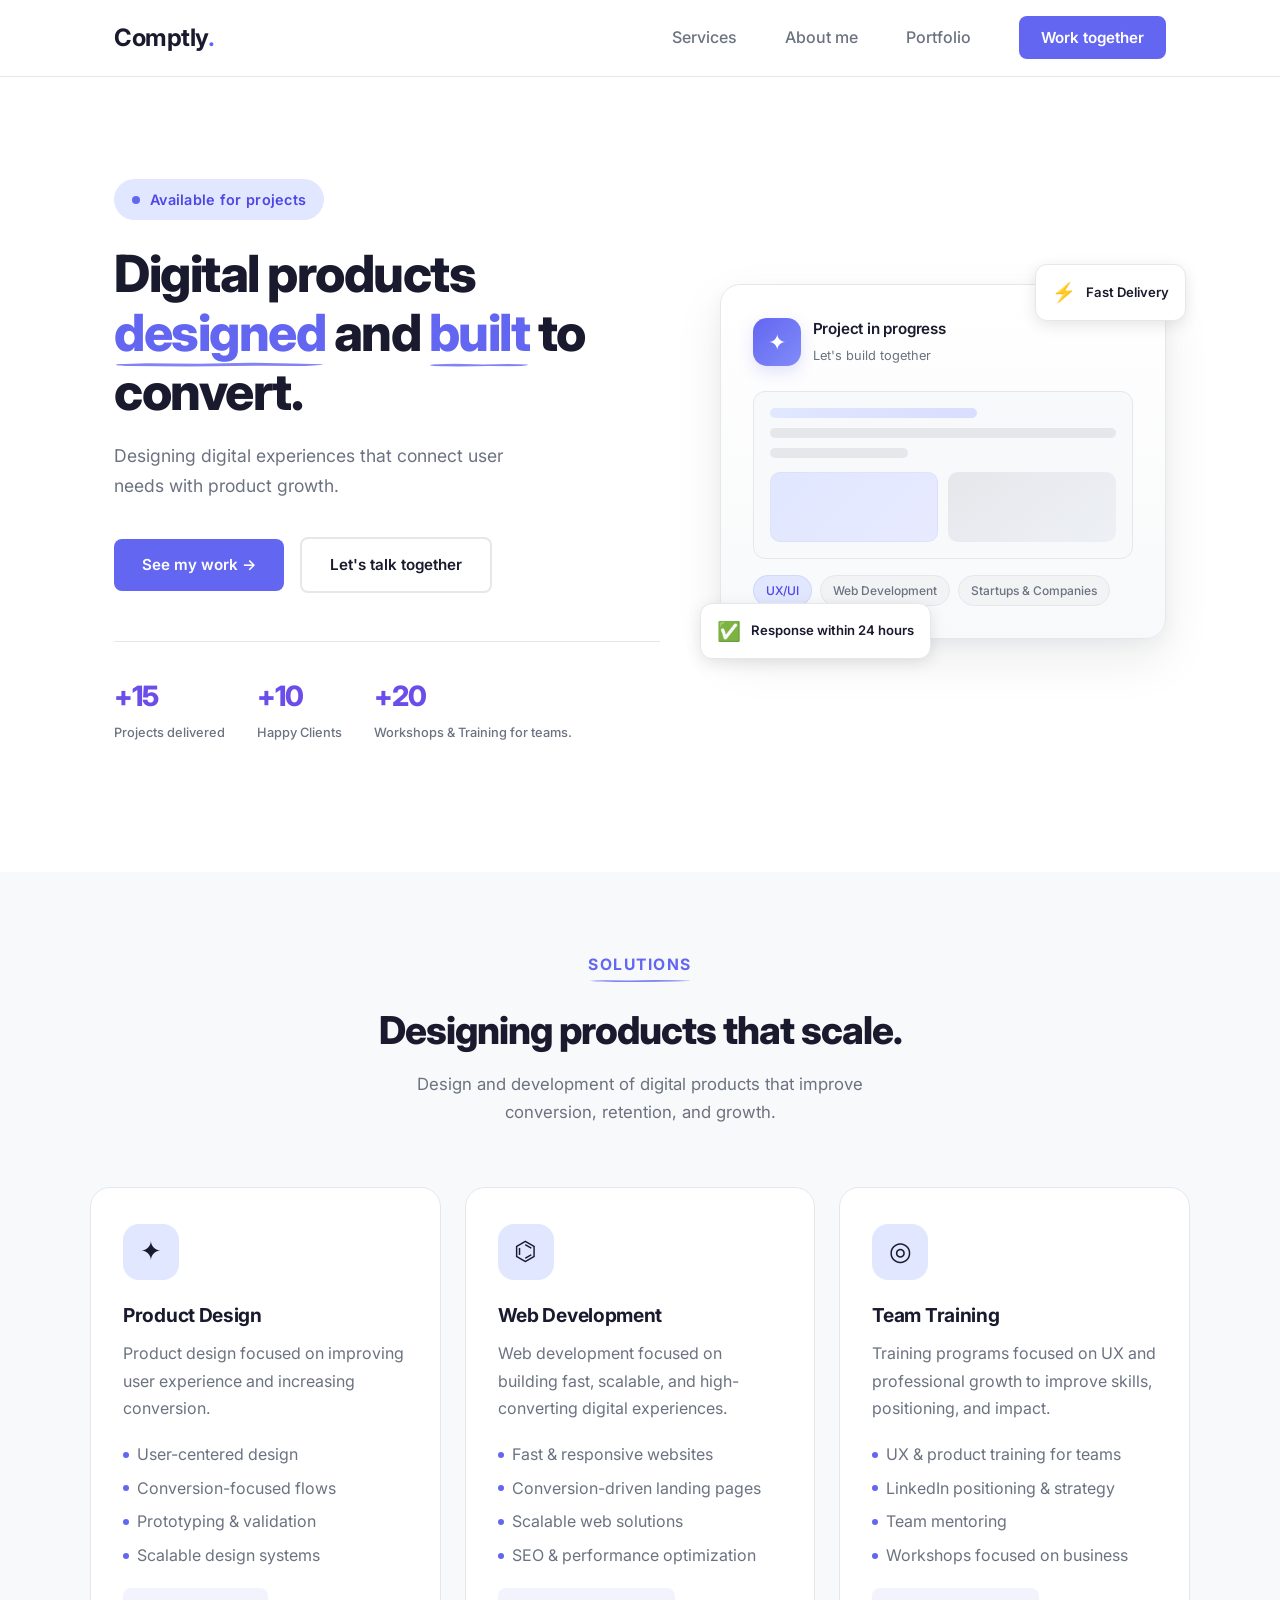
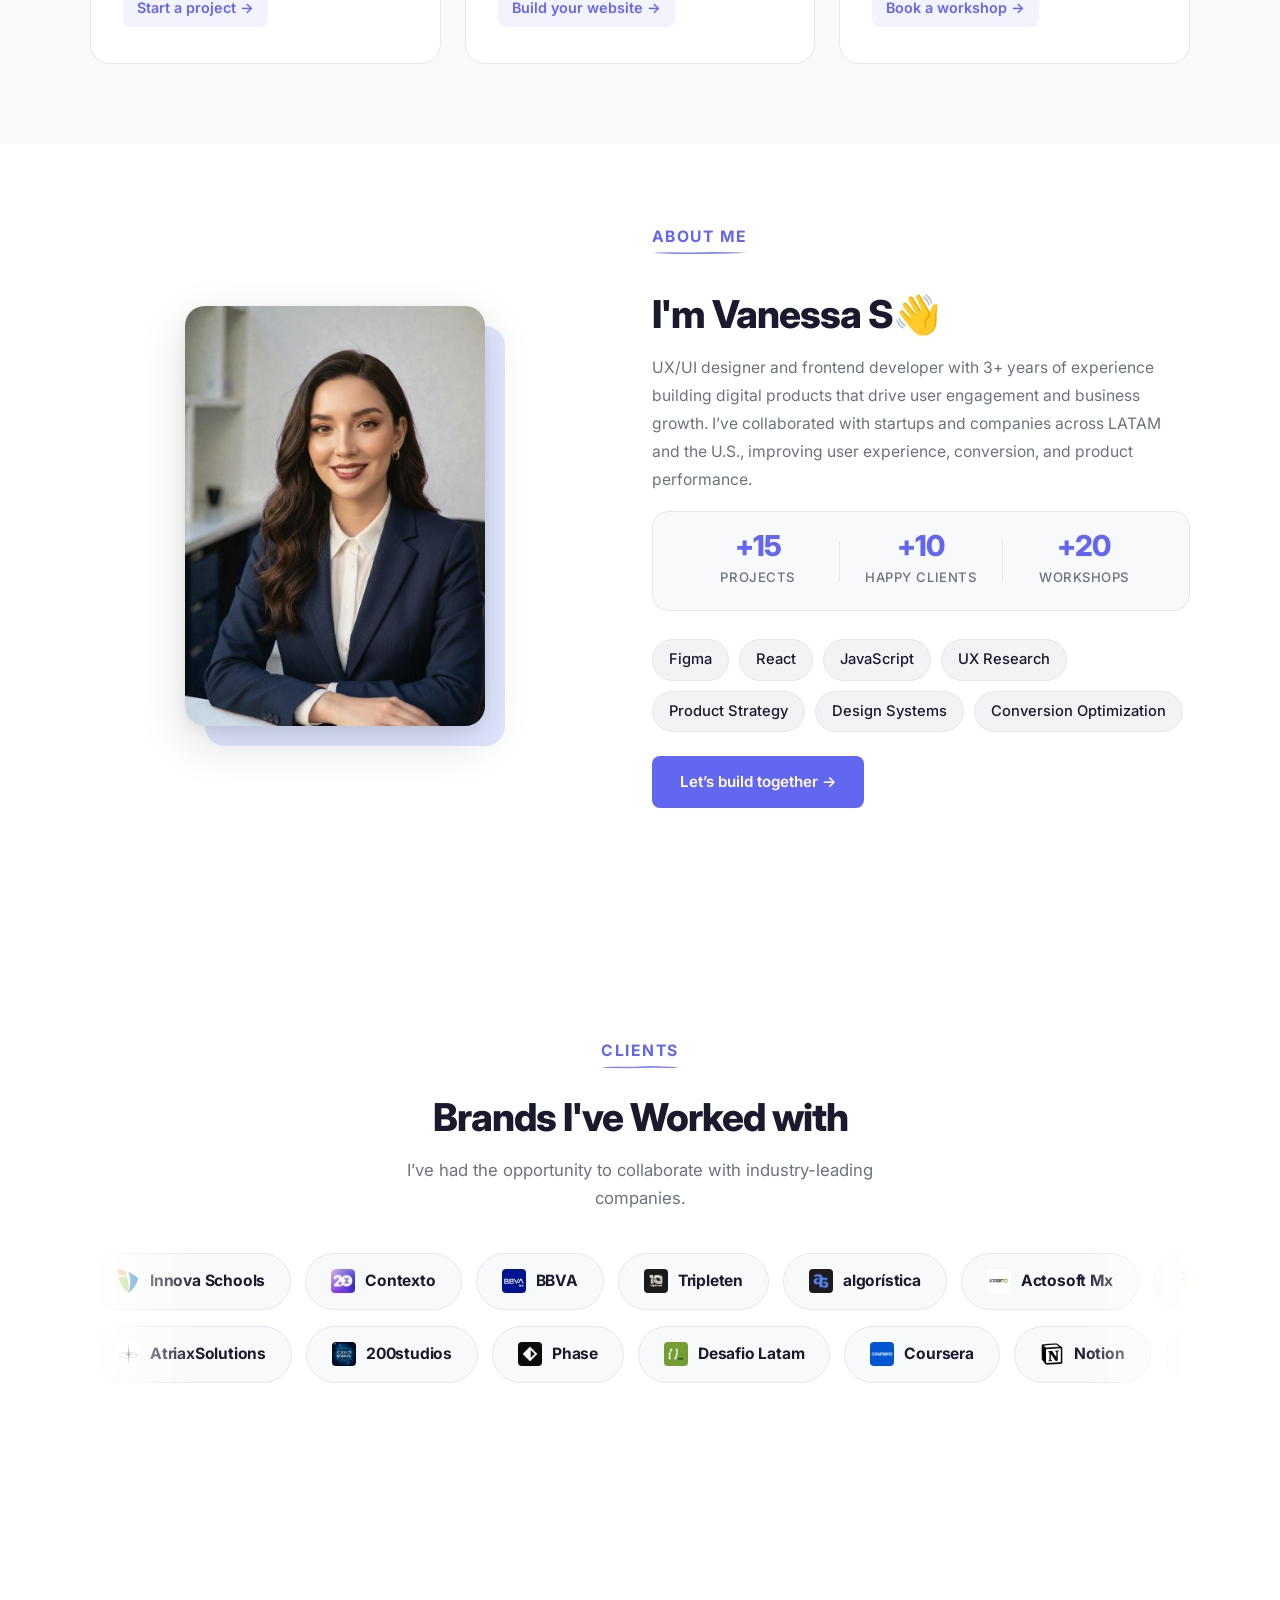
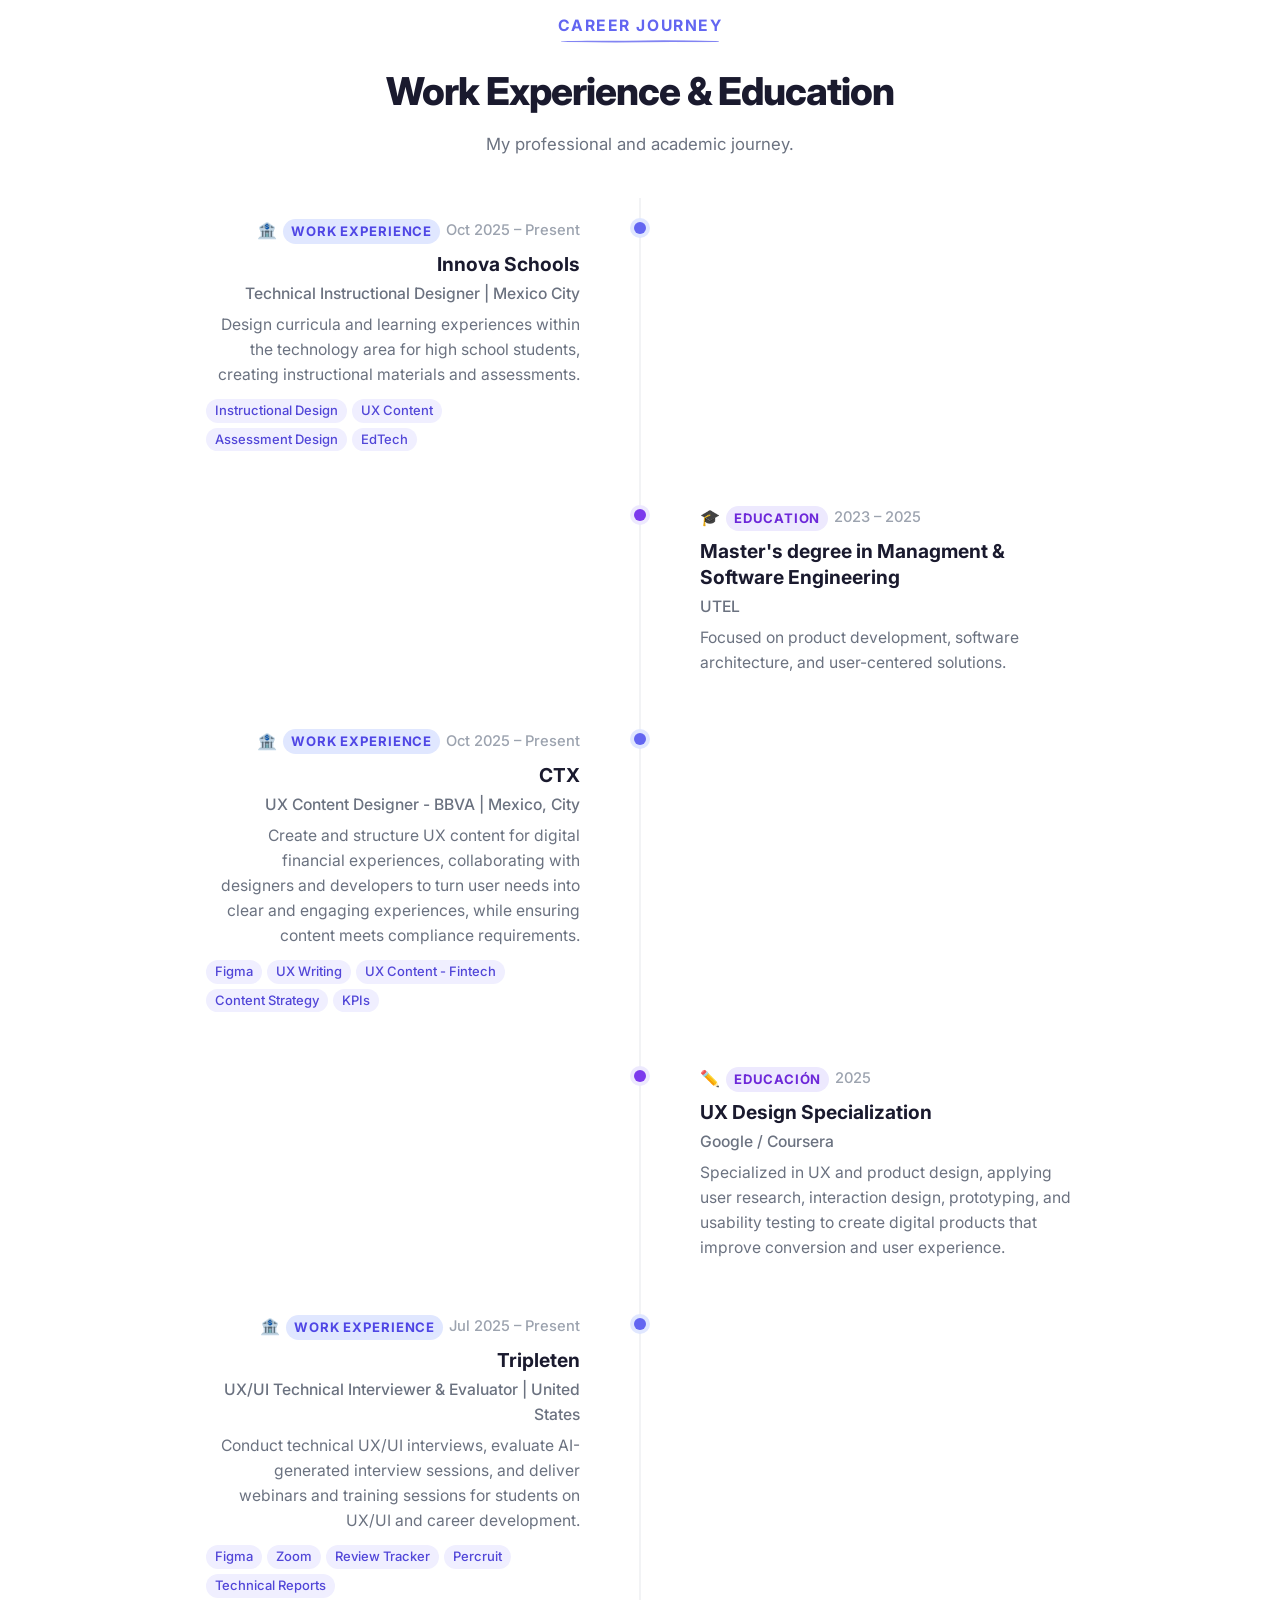
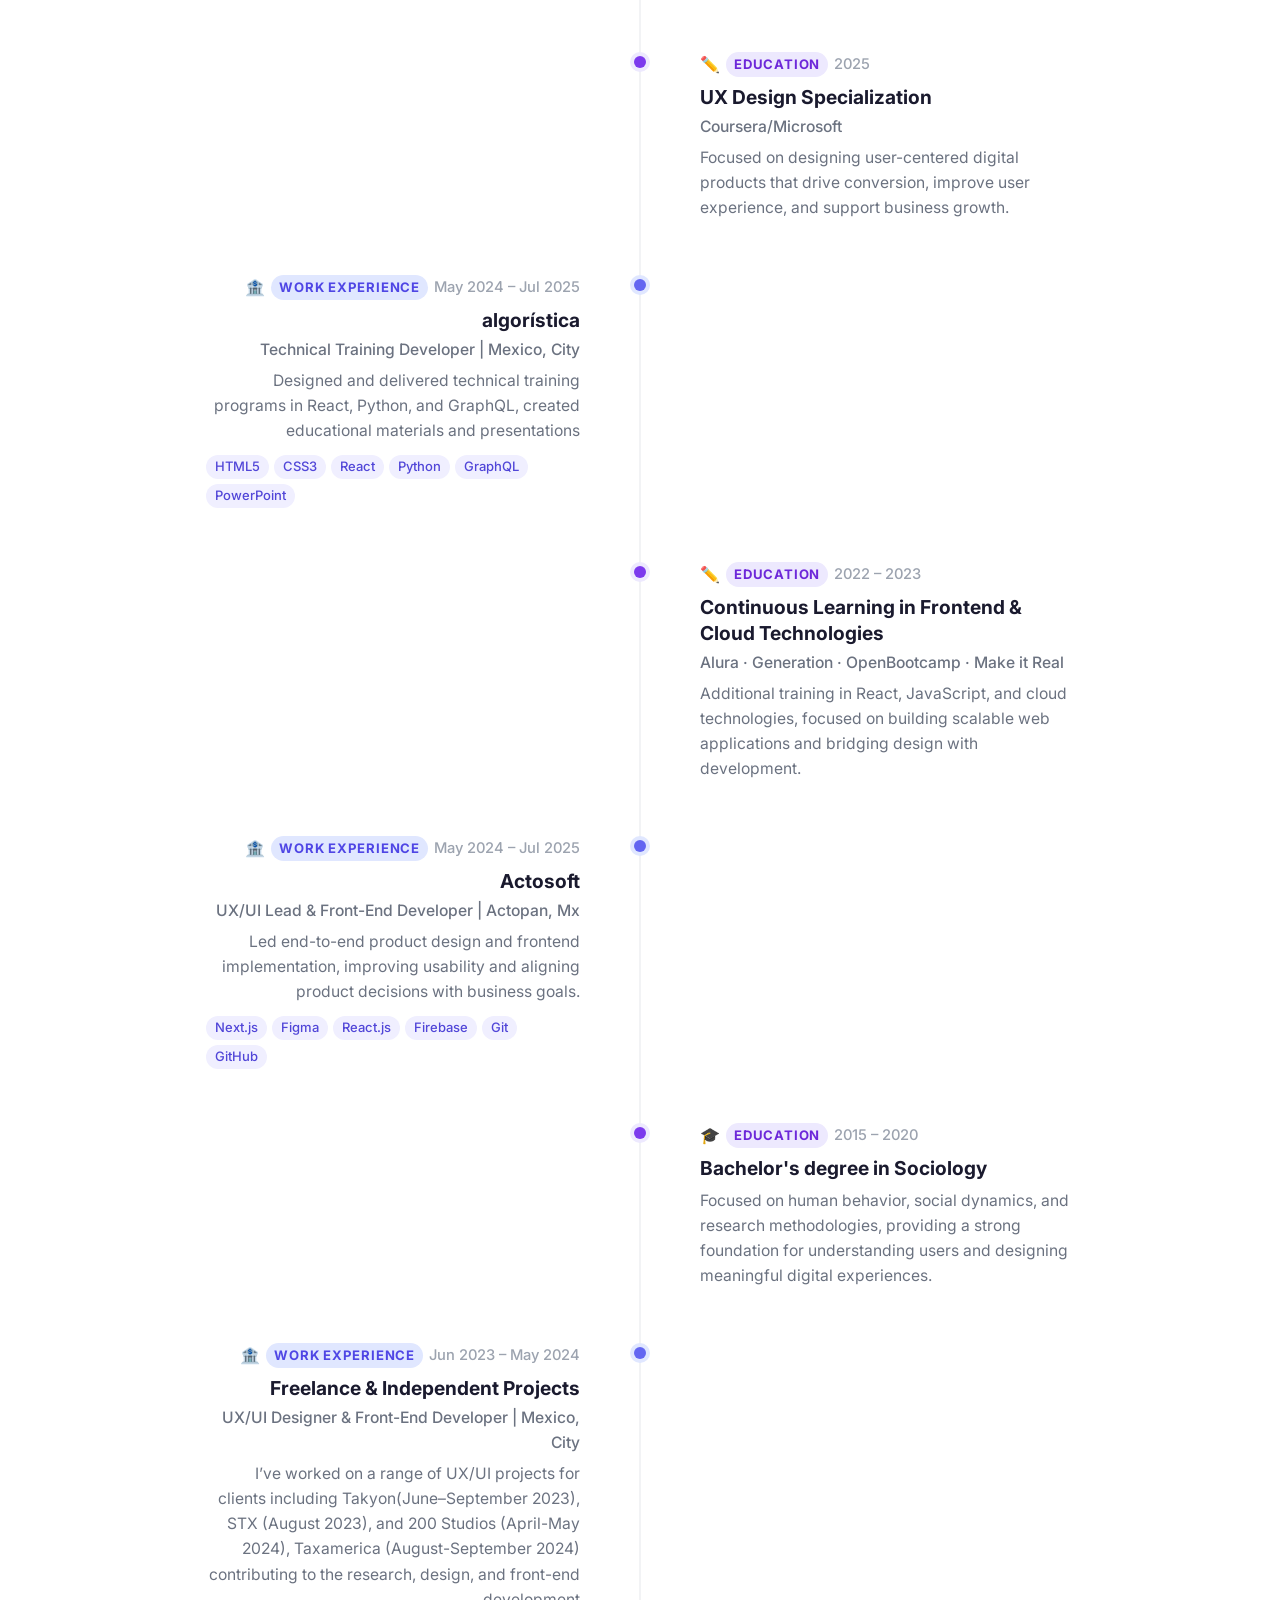
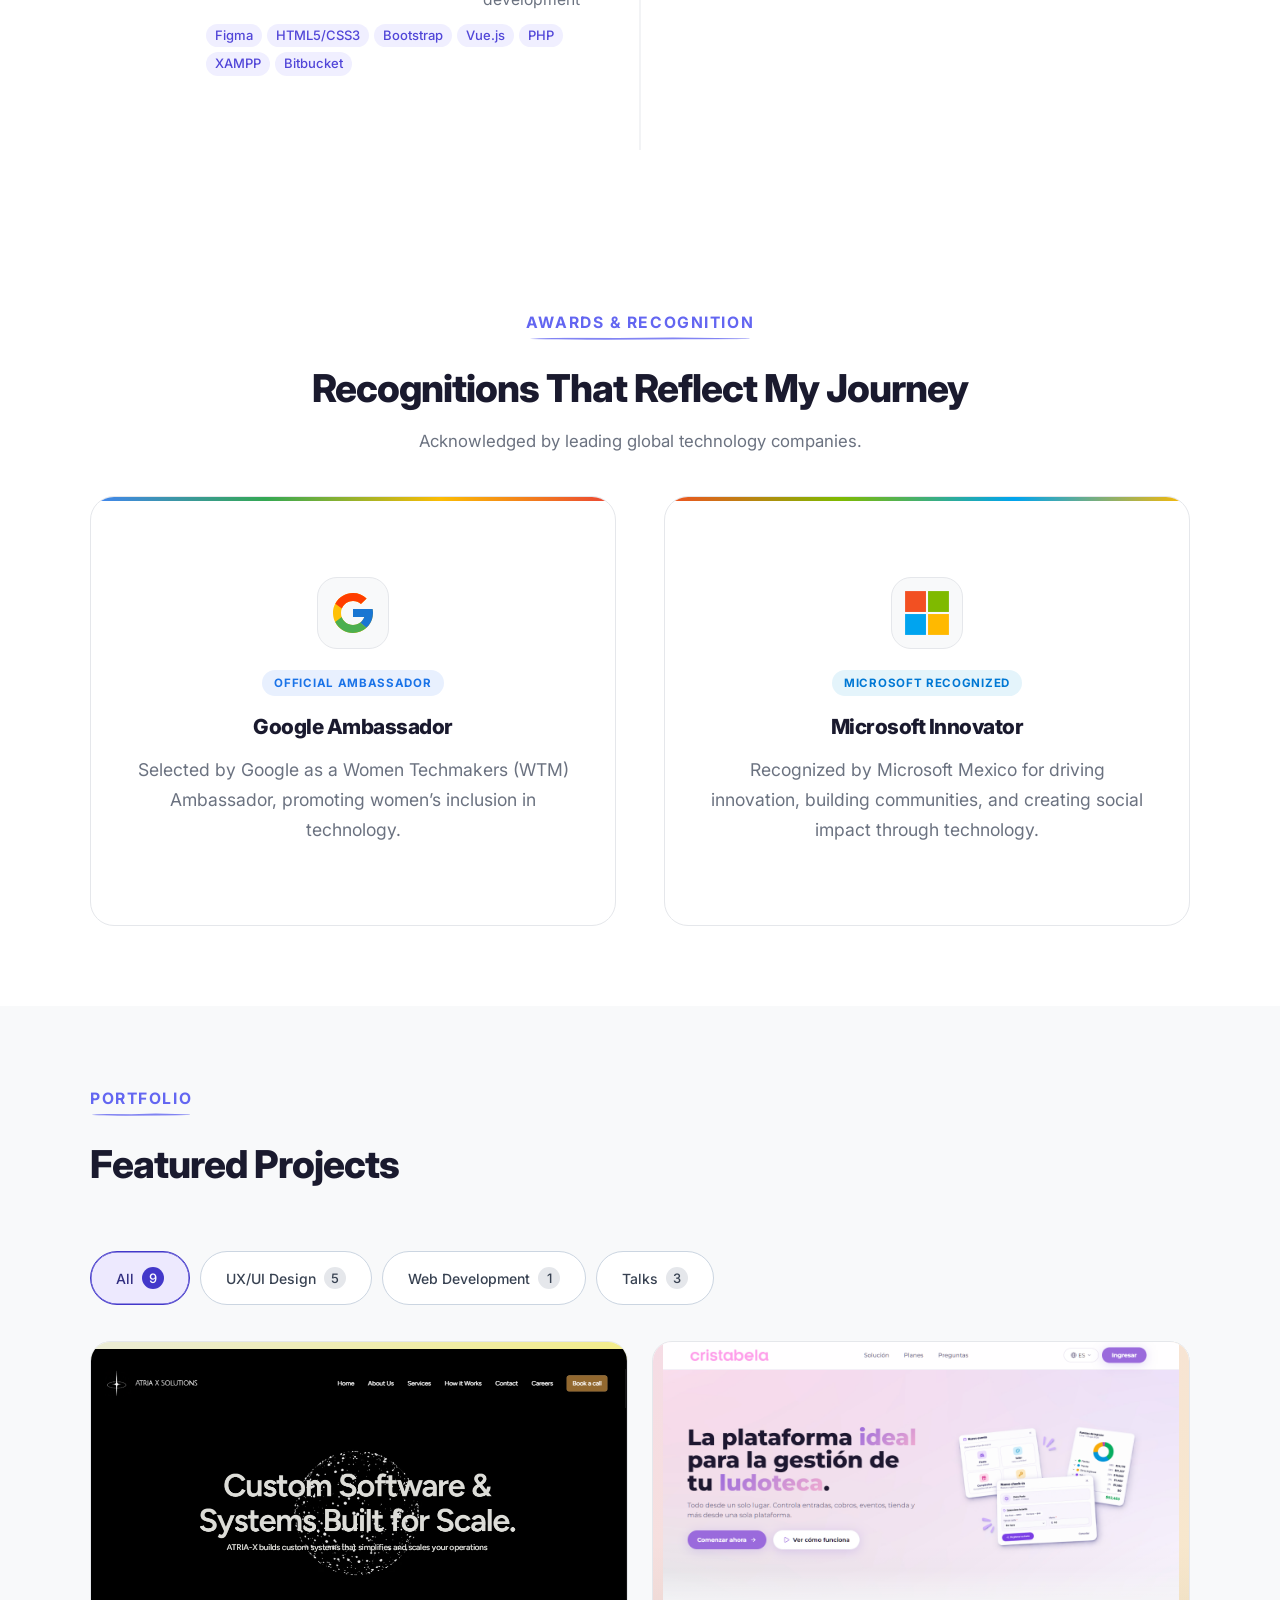
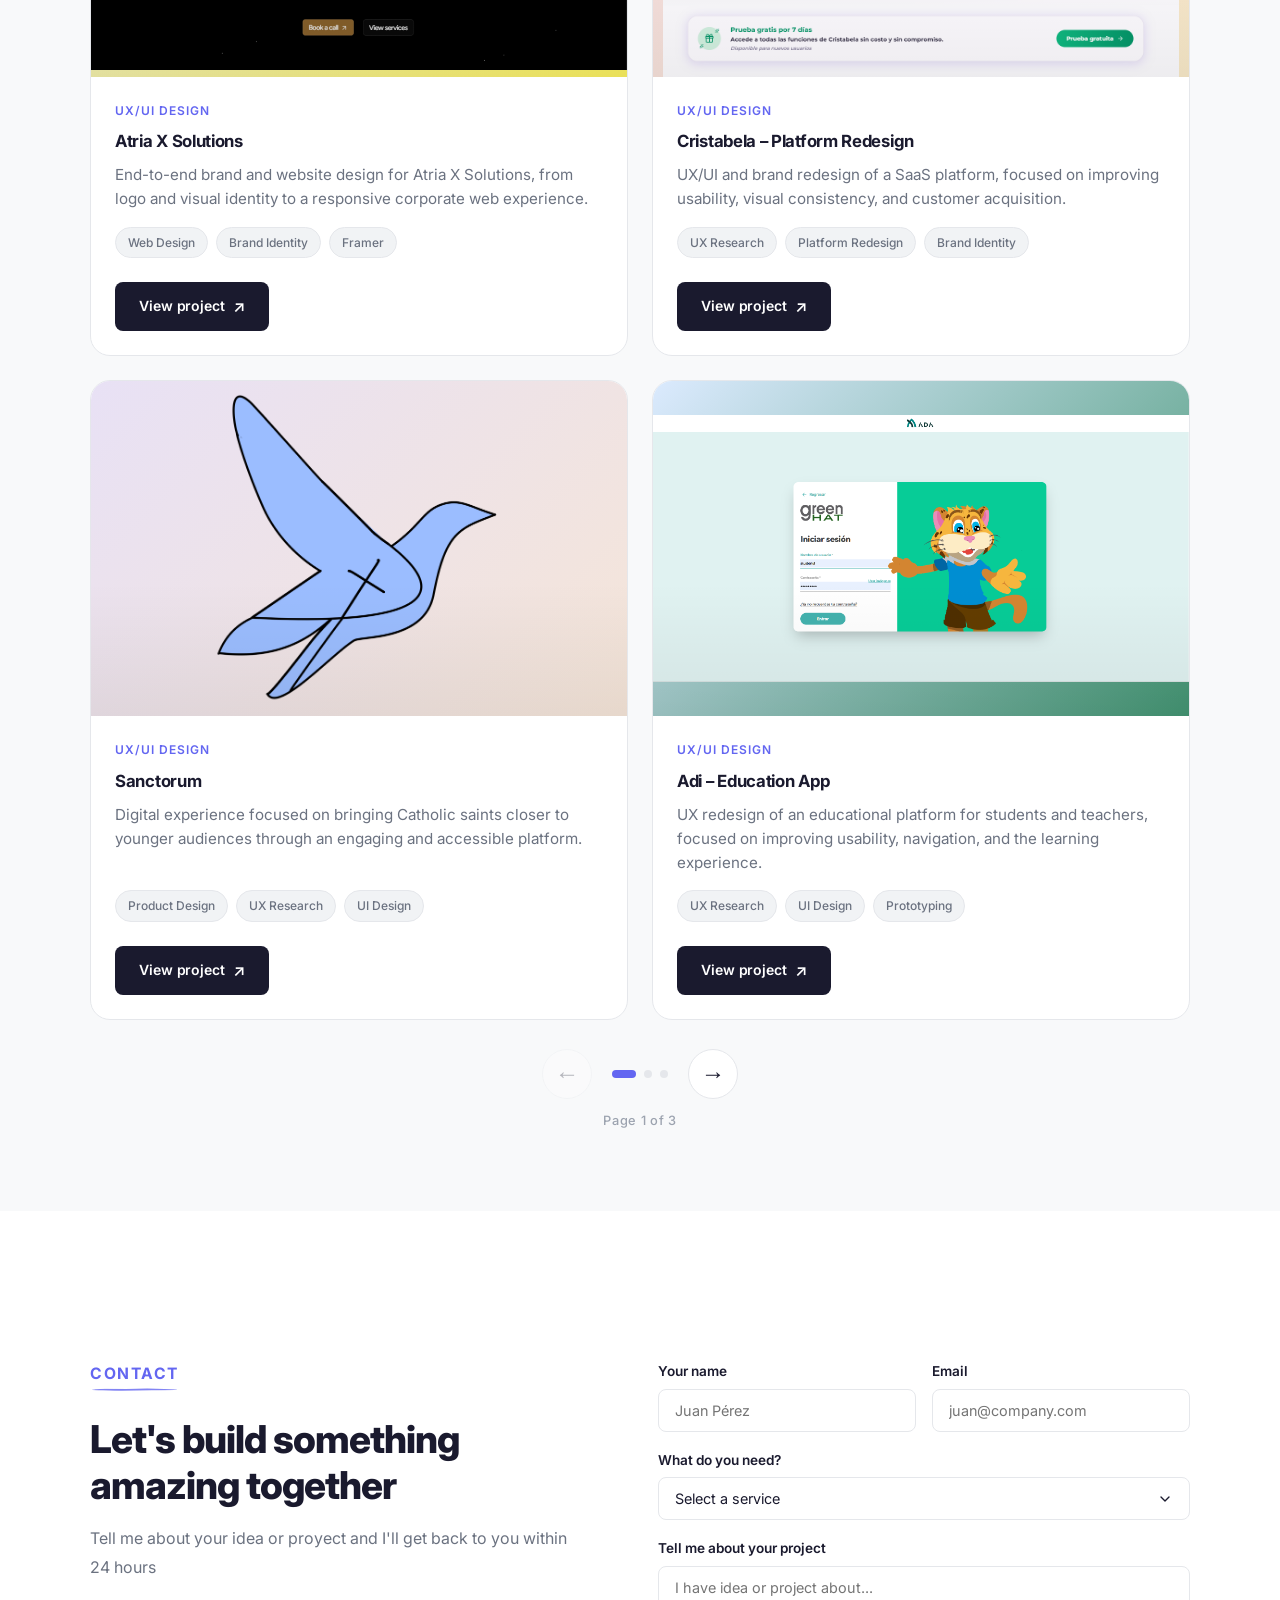
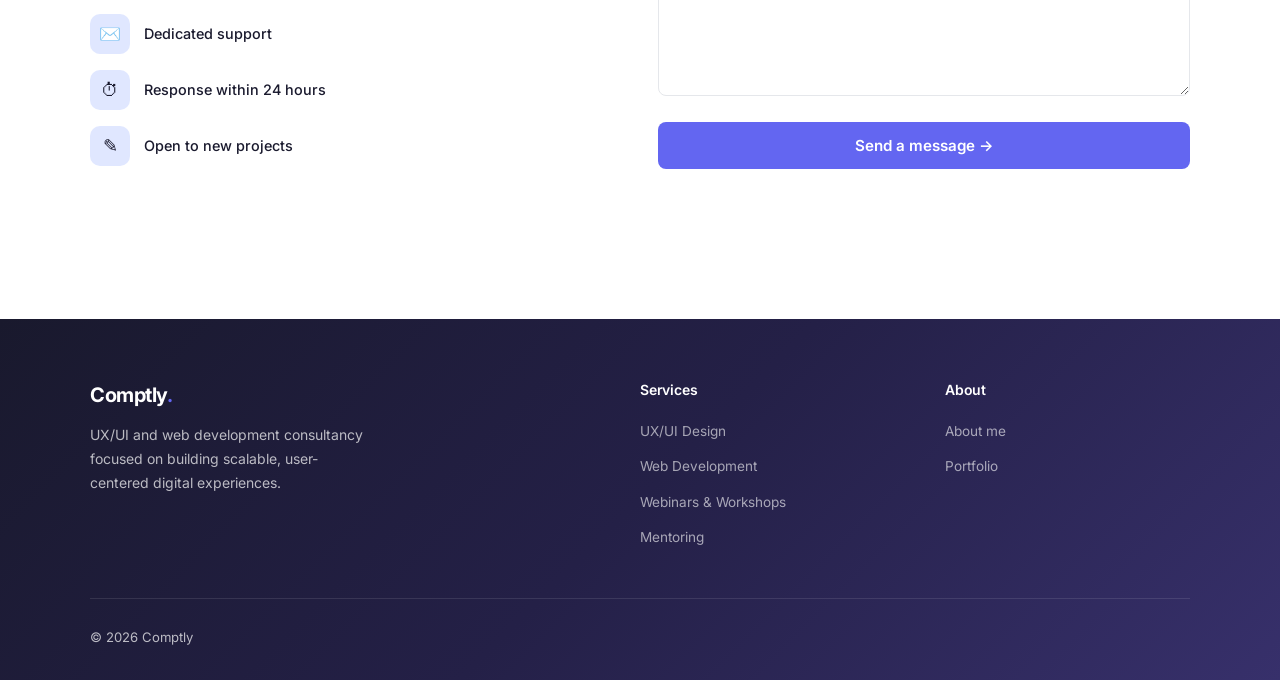
<file: index.html>
<!DOCTYPE html>
<html lang="en">

<head>
  <meta charset="UTF-8" />
  <meta name="viewport" content="width=device-width, initial-scale=1.0" />
  <title>Comptly</title>
  <link rel="icon" type="image/png" href="./assets/COMPTPLY.png">
  <meta name="description" content="Diseñadora UX/UI y desarrolladora web freelance." />
<link rel="stylesheet" href="./css/styles.css">
</head>

<body>

  <!-- ========== NAVBAR ========== -->
  <nav class="navbar" id="navbar">
    <div class="navbar-inner">
      <a href="#inicio" class="navbar-logo">Comptly<span>.</span></a>
      <ul class="navbar-links" id="navbar-links">
        <li><a href="#servicios">Services</a></li>
        <li><a href="#sobre-mi">About me</a></li>
        <li><a href="#portafolio">Portfolio</a></li>
        <li><a href="#contacto" class="navbar-cta">Work together</a></li>
      </ul>
      <button class="navbar-toggle" id="navbar-toggle" aria-label="Abrir menú">
        <span></span>
        <span></span>
        <span></span>
      </button>
    </div>
  </nav>

  <!-- ========== HERO ========== -->
  <section id="inicio" class="hero">
    <div class="hero-content">
      <div class="hero-badge">
        <span class="dot"></span> Available for projects
      </div>

   
<h1>
  Digital products <span class="highlight">designed</span>
  and <span class="highlight">built</span> to convert.
</h1>

      <p> Designing digital experiences that connect user needs with product growth.</p>

      <div class="hero-actions">
        <a href="#portafolio" class="btn-primary">See my work →</a>
        <a href="#contacto" class="btn-secondary">Let's talk together</a>
      </div>

      <div class="hero-stats">
        <div class="stat-item">
          <strong>+15</strong>
          <span>Projects delivered</span>
        </div>
        <div class="stat-item">
          <strong>+10</strong>
          <span>Happy Clients</span>
        </div>
        <div class="stat-item">
          <strong>+20</strong>
          <span>Workshops & Training for teams.</span>
        </div>
      </div>
    </div>

    <!-- Visual decorativa -->
    <div class="hero-visual">
      <div class="hero-floating-badge top-right">
        <span class="badge-icon">⚡</span>
        Fast Delivery
      </div>

      <div class="hero-card-main">
        <div class="hero-card-header">
<div class="hero-card-avatar">
  <span class="ai-sparkle">✦</span>
  <span class="ai-loader"></span>
</div>          <div class="hero-card-info">
            <strong>Project in progress</strong>
            <span>Let's build together</span>
          </div>
        </div>

        <div class="hero-card-mockup">
          <div class="mockup-bar accent"></div>
          <div class="mockup-bar"></div>
          <div class="mockup-bar short"></div>
          <div class="mockup-boxes">
            <div class="mockup-box colored"></div>
            <div class="mockup-box"></div>
          </div>
        </div>

        <div class="hero-card-tags">
          <span class="tag accent">UX/UI</span>
          <span class="tag">Web Development</span>
          <span class="tag">Startups & Companies</span>
        </div>
      </div>

      <div class="hero-floating-badge bottom-left">
        <span class="badge-icon">✅</span>
        Response within 24 hours
      </div>
    </div>
  </section>



  <!-- ========== SERVICIOS ========== -->
  <section id="servicios" class="section services-section">
    <div class="section-inner">
      <div class="services-header">
        <div class="section-label"> SOLUTIONS </div>
        <h2 class="section-title"> Designing products that scale.</h2>
        <p class="section-subtitle">Design and development of digital products that improve conversion, retention, and
          growth. </p>
      </div>

      <div class="services-grid">
        <!-- Servicio 1 -->
        <div class="service-card">
          <div class="service-icon">✦</div>
          <h3>Product Design</h3>
          <p>Product design focused on improving user experience and increasing conversion. </p>
          <ul class="service-list">
            <li> User-centered design </li>
            <li> Conversion-focused flows </li>
            <li> Prototyping & validation </li>
            <li> Scalable design systems </li>
          </ul>
          <a href="#contacto" class="service-btn">
            Start a project →
          </a>
        </div>

        <!-- Servicio 2 -->
        <div class="service-card">
          <div class="service-icon">⌬</div>
          <h3> Web Development </h3>
          <p> Web development focused on building fast, scalable, and high-converting digital experiences. </p>
          <ul class="service-list">
            <li> Fast & responsive websites </li>
            <li> Conversion-driven landing pages </li>
            <li> Scalable web solutions </li>
            <li> SEO & performance optimization</li>
          </ul>
          <a href="#contacto" class="service-btn">
            Build your website →
          </a>
        </div>

        <!-- Servicio 3 -->
        <div class="service-card">
          <div class="service-icon">◎</div>
          <h3>Team Training</h3>
          <p>Training programs focused on UX and professional growth to improve skills, positioning, and impact. </p>
          <ul class="service-list">
            <li> UX & product training for teams </li>
            <li> LinkedIn positioning & strategy </li>
            <li> Team mentoring </li>
            <li> Workshops focused on business </li>
          </ul>
          <a href="#contacto" class="service-btn">
            Book a workshop →
          </a>
        </div>
      </div>
    </div>
  </section>

  <!-- ========== SOBRE MÍ ========== -->
  <section id="sobre-mi" class="section">
    <div class="section-inner">
      <div class="about-grid">

        <!-- Foto -->
        <div class="about-visual">
          <div class="about-photo-wrap">
            <!-- IMPORTANTE: Reemplaza esta URL con la ruta a tu foto real -->
            <img class="about-photo" src="./assets/wmremove-transformed (1).jpeg" alt="Foto de Vanessa S" />
          </div>
        </div>

        <!-- Contenido -->
        <div class="about-content">
          <div class="section-label">About me</div>
          <h2 class="section-title">I'm Vanessa S👋</h2>
          <p class="about-bio">
            UX/UI designer and frontend developer with 3+ years of experience building digital products that drive user
            engagement and business growth.
            I’ve collaborated with startups and companies across LATAM and the U.S., improving user experience,
            conversion, and product performance.
          </p>

          <!-- Mini stats -->
          <div class="about-stats-row">
            <div class="about-stat-item">
              <strong> +15 </strong>
              <span> Projects </span>
            </div>
            <div class="about-stat-divider"></div>
            <div class="about-stat-item">
              <strong> +10 </strong>
              <span> Happy Clients</span>
            </div>
            <div class="about-stat-divider"></div>
            <div class="about-stat-item">
              <strong>+20</strong>
              <span> Workshops </span>
            </div>
          </div>

          <!-- Skills -->
          <div class="about-skills">
            <span class="skill-chip">Figma</span>
            <span class="skill-chip">React</span>
            <span class="skill-chip">JavaScript</span>
            <span class="skill-chip">UX Research</span>
            <span class="skill-chip">Product Strategy</span>
            <span class="skill-chip">Design Systems</span>
            <span class="skill-chip">Conversion Optimization</span>
          </div>

          <a href="#contacto" class="btn-primary about-cta">Let’s build together →</a>
        </div>
      </div>
    </div>
  </section>



   <!-- ========== MARCAS ========== -->
  <section id="marcas" class="section marcas-section">
    <div class="section-inner">
      <div class="section-header-center">
        <div class="section-label">Clients</div>
        <h2 class="section-title">Brands I've Worked with</h2>
        <p class="section-subtitle">I’ve had the opportunity to collaborate with industry-leading companies.</p>
      </div>

      <!-- Fila 1 — izquierda a derecha -->
      <div class="marcas-marquee-wrapper">
        <div class="marcas-marquee">
          <!-- Duplicadas para el loop infinito -->
          <div class="marca-pill">
            <div class="marca-logo-wrap"><img class="marca-logo" src="./assets/Innova_Schools_escudo.webp"
                alt="innovaschools"><span class="marca-logo-fallback">I</span></div><span class="marca-nombre">Innova
              Schools</span>
          </div>
          <div class="marca-pill">
            <div class="marca-logo-wrap"><img class="marca-logo" src="./assets/contexto_didctico_logo.jpg"
                alt="contexto"><span class="marca-logo-fallback">C</span></div><span
              class="marca-nombre">Contexto</span>
          </div>
          <div class="marca-pill">
            <div class="marca-logo-wrap"><img class="marca-logo" src="./assets/app-bbva-icon-320.im1761094731973im.avif"
                alt="BBVA"><span class="marca-logo-fallback">B</span></div><span class="marca-nombre">BBVA</span>
          </div>
          <div class="marca-pill">
            <div class="marca-logo-wrap"><img class="marca-logo" src="./assets/tripleten1.png" alt="tripleten"><span
                class="marca-logo-fallback">T</span></div><span class="marca-nombre">Tripleten</span>
          </div>
          <div class="marca-pill">
            <div class="marca-logo-wrap"><img class="marca-logo" src="./assets/algorstica_logo.webp"
                alt="algoristica"><span class="marca-logo-fallback">A</span></div><span
              class="marca-nombre">algorística</span>
          </div>
          <div class="marca-pill">
            <div class="marca-logo-wrap"><img class="marca-logo" src="./assets/actosoft2.png" alt="actosoftmx"><span
                class="marca-logo-fallback">A</span></div><span class="marca-nombre">Actosoft Mx</span>
          </div>
          <!-- Duplicado para el loop -->
          <div class="marca-pill">
            <div class="marca-logo-wrap"><img class="marca-logo" src="./assets/Innova_Schools_escudo.webp"
                alt="innovaschools"><span class="marca-logo-fallback">I</span></div><span class="marca-nombre">Innova
              Schools</span>
          </div>
          <div class="marca-pill">
            <div class="marca-logo-wrap"><img class="marca-logo" src="./assets/contexto_didctico_logo.jpg"
                alt="contexto"><span class="marca-logo-fallback">C</span></div><span
              class="marca-nombre">Contexto</span>
          </div>
          <div class="marca-pill">
            <div class="marca-logo-wrap"><img class="marca-logo" src="./assets/app-bbva-icon-320.im1761094731973im.avif"
                alt="BBVA"><span class="marca-logo-fallback">L</span></div><span class="marca-nombre">BBVA</span>
          </div>
          <div class="marca-pill">
            <div class="marca-logo-wrap"><img class="marca-logo" src="./assets/tripleten1.png" alt="tripleten"><span
                class="marca-logo-fallback">T</span></div><span class="marca-nombre">Tripleten</span>
          </div>
          <div class="marca-pill">
            <div class="marca-logo-wrap"><img class="marca-logo" src="./assets/algorstica_logo.webp"
                alt="algoristica"><span class="marca-logo-fallback">A</span></div><span
              class="marca-nombre">algorística</span>
          </div>
          <div class="marca-pill">
            <div class="marca-logo-wrap"><img class="marca-logo" src="./assets/actosoft2.png" alt="actosoftmx"><span
                class="marca-logo-fallback">A</span></div><span class="marca-nombre">Actosoft Mx</span>
          </div>
        </div>
      </div>

      <!-- Fila 2 — derecha a izquierda -->
      <div class="marcas-marquee-wrapper reverse">
        <div class="marcas-marquee reverse">
          <div class="marca-pill">
            <div class="marca-logo-wrap"><img class="marca-logo" src="./assets/LOGO_ATRIAXSOLUTIONS_FONDOBLANCO_formatoimagen.png"
                alt="atriaxsolutions"><span class="marca-logo-fallback">A</span></div><span class="marca-nombre">AtriaxSolutions</span>
          </div>
          <div class="marca-pill">
            <div class="marca-logo-wrap"><img class="marca-logo" src="./assets/200 studios.jpeg" alt="200studios"><span
                class="marca-logo-fallback">S</span></div><span class="marca-nombre">200studios</span>
          </div>
          <div class="marca-pill">
            <div class="marca-logo-wrap"><img class="marca-logo" src="./assets/phase-icon-filled-256.webp"
                alt="phase"><span class="marca-logo-fallback">P</span></div><span class="marca-nombre">Phase</span>
          </div>
          <div class="marca-pill">
            <div class="marca-logo-wrap"><img class="marca-logo" src="./assets/desafiolatam.jpg"
                alt="desafioLatam"><span class="marca-logo-fallback">D</span></div><span class="marca-nombre">Desafio
              Latam</span>
          </div>
          <div class="marca-pill">
            <div class="marca-logo-wrap"><img class="marca-logo" src="./assets/Coursera-Logo_600x600.svg.png"
                alt="coursera"><span class="marca-logo-fallback">C</span></div><span
              class="marca-nombre">Coursera</span>
          </div>
          <div class="marca-pill">
            <div class="marca-logo-wrap"><img class="marca-logo" src="./assets/notion.png" alt="notion"><span
                class="marca-logo-fallback">N</span></div><span class="marca-nombre">Notion</span>
          </div>
          <!-- Duplicado -->
          <div class="marca-pill">
            <div class="marca-logo-wrap"><img class="marca-logo" src="./assets/LOGO_ATRIAXSOLUTIONS_FONDOBLANCO_formatoimagen.png"
                alt="atriaxsolutions"><span class="marca-logo-fallback">A</span></div><span class="marca-nombre">AtriaxSolutions</span>
          </div>
          <div class="marca-pill">
            <div class="marca-logo-wrap"><img class="marca-logo" src="./assets/200 studios.jpeg" alt="200studios"><span
                class="marca-logo-fallback">S</span></div><span class="marca-nombre">200studios</span>
          </div>
          <div class="marca-pill">
            <div class="marca-logo-wrap"><img class="marca-logo" src="./assets/phase-icon-filled-256.webp"
                alt="phase"><span class="marca-logo-fallback">P</span></div><span class="marca-nombre">Phase</span>
          </div>
          <div class="marca-pill">
            <div class="marca-logo-wrap"><img class="marca-logo" src="./assets/desafiolatam.jpg"
                alt="desafioLatam"><span class="marca-logo-fallback">D</span></div><span class="marca-nombre">Desafio
              Latam</span>
          </div>
          <div class="marca-pill">
            <div class="marca-logo-wrap"><img class="marca-logo" src="./assets/Coursera-Logo_600x600.svg.png"
                alt="coursera"><span class="marca-logo-fallback">C</span></div><span
              class="marca-nombre">Coursera</span>
          </div>
          <div class="marca-pill">
            <div class="marca-logo-wrap"><img class="marca-logo" src="./assets/notion.png" alt="notion"><span
                class="marca-logo-fallback">N</span></div><span class="marca-nombre">Notion</span>
          </div>
        </div>
      </div>
    </div>
  </section>





  <!-- ========== TRAYECTORIA (TIMELINE) ========== -->
  <section id="empresas" class="section empresas-section">
    <div class="section-inner">
      <div class="section-header-center">
        <div class="section-label">Career Journey</div>
        <h2 class="section-title">Work Experience & Education</h2>
        <p class="section-subtitle">My professional and academic journey.</p>
      </div>

      <div class="tl-wrap">
        <div class="tl-center-line"></div>

        <!-- 2025–2026 — Innova S -->
        <div class="tl-item tl-left">
          <div class="tl-card">
            <div class="tl-badge">
              <span>🏦</span>
              <span class="tl-tipo exp">Work Experience</span>
              <span class="tl-period">Oct 2025 – Present </span>
            </div>
            <strong class="tl-title">Innova Schools </strong>
            <p class="tl-sub">Technical Instructional Designer | Mexico City </p>
            <p class="tl-desc"><p class="tl-desc">
  Design curricula and learning experiences within the technology area for high school students,
  creating instructional materials and assessments.
</p> </p>
            <div class="tl-tech">
              <span> Instructional Design</span>
              <span>UX Content</span>
              <span>Assessment Design</span>
              <span>EdTech</span>
            </div>
          </div>
          <div class="tl-dot-wrap">
            <div class="tl-dot exp"></div>
          </div>
        </div>

        <!-- 2023–2025 — UTEL -->
        <div class="tl-item tl-right">
          <div class="tl-dot-wrap">
            <div class="tl-dot edu"></div>
          </div>
          <div class="tl-card">
            <div class="tl-badge">
              <span>🎓</span>
              <span class="tl-tipo edu">Education</span>
              <span class="tl-period">2023 – 2025</span>
            </div>
            <strong class="tl-title"> Master's degree in Managment & Software Engineering </strong>
            <p class="tl-sub">UTEL</p>
            <p class="tl-desc"> Focused on product development, software architecture, and user-centered solutions.</p>
          </div>
        </div>

        <!-- 2025–2026 — Contexto -->
        <div class="tl-item tl-left">
          <div class="tl-card">
            <div class="tl-badge">
              <span>🏦</span>
              <span class="tl-tipo exp">Work Experience</span>
              <span class="tl-period">Oct 2025 – Present</span>
            </div>
            <strong class="tl-title">CTX</strong>
            <p class="tl-sub">UX Content Designer - BBVA | Mexico, City</p>
            <p class="tl-desc">Create and structure UX content for digital financial experiences, collaborating
              with designers and developers to turn user needs into clear and engaging experiences,
              while ensuring content meets compliance requirements.</p>
            <div class="tl-tech">
              <span>Figma</span>
              <span>UX Writing</span>
              <span>UX Content - Fintech</span>
              <span>Content Strategy</span>
              <span>KPIs</span>
            </div>
          </div>
          <div class="tl-dot-wrap">
            <div class="tl-dot exp"></div>
          </div>
        </div>

        <!-- 2025 — Google UX -->
        <div class="tl-item tl-right">
          <div class="tl-dot-wrap">
            <div class="tl-dot edu"></div>
          </div>
          <div class="tl-card">
            <div class="tl-badge">
              <span>✏️</span>
              <span class="tl-tipo edu">Educación</span>
              <span class="tl-period">2025</span>
            </div>
            <strong class="tl-title">UX Design Specialization</strong>
            <p class="tl-sub">Google / Coursera</p>
            <p class="tl-desc">Specialized in UX and product design, applying user research, interaction design,
              prototyping, and usability testing to create digital products that improve conversion and user experience.
            </p>
          </div>
        </div>

        <!-- 2025–2026 — Tripleten -->
        <div class="tl-item tl-left">
          <div class="tl-card">
            <div class="tl-badge">
              <span>🏦</span>
              <span class="tl-tipo exp">Work Experience</span>
              <span class="tl-period">Jul 2025 – Present</span>
            </div>
            <strong class="tl-title">Tripleten</strong>
            <p class="tl-sub"> UX/UI Technical Interviewer & Evaluator | United States</p>
            <p class="tl-desc"> Conduct technical UX/UI interviews, evaluate AI-generated interview sessions,
              and deliver webinars and training sessions for students on UX/UI and career development.</p>
            <div class="tl-tech">
              <span>Figma</span>
              <span>Zoom</span>
              <span>Review Tracker</span>
              <span>Percruit</span>
              <span>Technical Reports</span>
            </div>
          </div>
          <div class="tl-dot-wrap">
            <div class="tl-dot exp"></div>
          </div>
        </div>

        <!-- 2025 — Microsoft -->
        <div class="tl-item tl-right">
          <div class="tl-dot-wrap">
            <div class="tl-dot edu"></div>
          </div>
          <div class="tl-card">
            <div class="tl-badge">
              <span>✏️</span>
              <span class="tl-tipo edu">Education</span>
              <span class="tl-period">2025</span>
            </div>
            <strong class="tl-title">UX Design Specialization</strong>
            <p class="tl-sub">Coursera/Microsoft</p>
            <p class="tl-desc">Focused on designing user-centered digital products that drive conversion, improve user
              experience, and support business growth.</p>
          </div>
        </div>

        <!-- 2025–2026 — Algorística -->
        <div class="tl-item tl-left">
          <div class="tl-card">
            <div class="tl-badge">
              <span>🏦</span>
              <span class="tl-tipo exp">Work Experience</span>
              <span class="tl-period">May 2024 – Jul 2025</span>
            </div>
            <strong class="tl-title">algorística</strong>
            <p class="tl-sub">Technical Training Developer | Mexico, City</p>
            <p class="tl-desc"> Designed and delivered technical training programs in React, Python, and GraphQL,
              created educational materials and presentations </p>
            <div class="tl-tech">
              <span>HTML5</span>
              <span>CSS3</span>
              <span>React</span>
              <span>Python</span>
              <span>GraphQL</span>
              <span>PowerPoint</span>
            </div>
          </div>
          <div class="tl-dot-wrap">
            <div class="tl-dot exp"></div>
          </div>
        </div>

        <!-- 2022–2023 — Bootcamps -->
        <div class="tl-item tl-right">
          <div class="tl-dot-wrap">
            <div class="tl-dot edu"></div>
          </div>
          <div class="tl-card">
            <div class="tl-badge">
              <span>✏️</span>
              <span class="tl-tipo edu">Education</span>
              <span class="tl-period">2022 – 2023</span>
            </div>
            <strong class="tl-title">Continuous Learning in Frontend & Cloud Technologies</strong>
            <p class="tl-sub">Alura · Generation · OpenBootcamp · Make it Real</p>
            <p class="tl-desc">Additional training in React, JavaScript, and cloud technologies, focused on building
              scalable web applications and bridging design with development.</p>
          </div>
        </div>

        <!-- 2025–2026 — Actosoft -->
        <div class="tl-item tl-left">
          <div class="tl-card">
            <div class="tl-badge">
              <span>🏦</span>
              <span class="tl-tipo exp">Work Experience</span>
              <span class="tl-period">May 2024 – Jul 2025</span>
            </div>
            <strong class="tl-title">Actosoft</strong>
            <p class="tl-sub">UX/UI Lead & Front-End Developer | Actopan, Mx</p>
            <p class="tl-desc">Led end-to-end product design and frontend implementation, improving usability and
              aligning product decisions with business goals.</p>
            <div class="tl-tech">
              <span>Next.js</span>
              <span>Figma</span>
              <span>React.js</span>
              <span>Firebase</span>
              <span>Git</span>
              <span>GitHub</span>
            </div>
          </div>
          <div class="tl-dot-wrap">
            <div class="tl-dot exp"></div>
          </div>
        </div>

        <!-- 2015–2020 — Sociology-->
        <div class="tl-item tl-right">
          <div class="tl-dot-wrap">
            <div class="tl-dot edu"></div>
          </div>
          <div class="tl-card">
            <div class="tl-badge">
              <span>🎓</span>
              <span class="tl-tipo edu">Education</span>
              <span class="tl-period">2015 – 2020</span>
            </div>
            <strong class="tl-title">Bachelor's degree in Sociology</strong>
            <p class="tl-sub"></p>
            <p class="tl-desc">Focused on human behavior, social dynamics, and research methodologies, providing a
              strong foundation for understanding users and designing meaningful digital experiences.</p>
          </div>
        </div>

        <!-- 2025–2026 — freelance -->
        <div class="tl-item tl-left">
          <div class="tl-card">
            <div class="tl-badge">
              <span>🏦</span>
              <span class="tl-tipo exp">Work Experience</span>
              <span class="tl-period"> Jun 2023 – May 2024</span>
            </div>
            <strong class="tl-title">Freelance & Independent Projects</strong>
            <p class="tl-sub"> UX/UI Designer & Front-End Developer | Mexico, City</p>
            <p class="tl-desc"> I’ve worked on a range of UX/UI projects for clients including Takyon(June–September
              2023), STX (August 2023), and 200 Studios (April-May 2024), Taxamerica (August-September 2024)
              contributing to the research, design, and front-end development
            </p>
            <div class="tl-tech">
              <span>Figma</span>
              <span>HTML5/CSS3</span>
              <span>Bootstrap</span>
              <span>Vue.js</span>
              <span>PHP</span>
              <span>XAMPP</span>
              <span>Bitbucket</span>
            </div>
          </div>

          <div class="tl-dot-wrap">
            <div class="tl-dot exp"></div>
          </div>
        </div>

      </div>
    </div>
  </section>
 
  

   <!-- ========== RECONOCIMIENTOS ========== -->
  <section id="reconocimientos" class="section reconocimientos-section">
    <div class="section-inner">
      <div class="section-header-center">
        <div class="section-label">Awards & Recognition</div>
        <h2 class="section-title">Recognitions That Reflect My Journey</h2>
        <p class="section-subtitle">Acknowledged by leading global technology companies.</p>
      </div>
      <div class="reconocimientos-grid">
        <div class="reconocimiento-card google-card">
          <div class="reconocimiento-logo-wrap">
            <svg xmlns="http://www.w3.org/2000/svg" viewBox="0 0 48 48" width="48" height="48">
              <path fill="#FFC107"
                d="M43.611 20.083H42V20H24v8h11.303c-1.649 4.657-6.08 8-11.303 8-6.627 0-12-5.373-12-12s5.373-12 12-12c3.059 0 5.842 1.154 7.961 3.039l5.657-5.657C34.046 6.053 29.268 4 24 4 12.955 4 4 12.955 4 24s8.955 20 20 20 20-8.955 20-20c0-1.341-.138-2.65-.389-3.917z" />
              <path fill="#FF3D00"
                d="M6.306 14.691l6.571 4.819C14.655 15.108 18.961 12 24 12c3.059 0 5.842 1.154 7.961 3.039l5.657-5.657C34.046 6.053 29.268 4 24 4c-7.682 0-14.344 4.337-17.694 10.691z" />
              <path fill="#4CAF50"
                d="M24 44c5.166 0 9.86-1.977 13.409-5.192l-6.19-5.238C29.211 35.091 26.715 36 24 36c-5.202 0-9.619-3.317-11.283-7.946l-6.522 5.025C9.505 39.556 16.227 44 24 44z" />
              <path fill="#1976D2"
                d="M43.611 20.083H42V20H24v8h11.303c-.792 2.237-2.231 4.166-4.087 5.571l6.19 5.238C36.971 39.205 44 34 44 24c0-1.341-.138-2.65-.389-3.917z" />
            </svg>
          </div>
          <div class="reconocimiento-badge google-badge">Official Ambassador</div>
          <h3 class="reconocimiento-title">Google Ambassador</h3>
          <p class="reconocimiento-desc">Selected by Google as a Women Techmakers (WTM) Ambassador, promoting women’s
            inclusion in technology. </p>
        </div>
        <div class="reconocimiento-card microsoft-card">
          <div class="reconocimiento-logo-wrap">
            <svg xmlns="http://www.w3.org/2000/svg" viewBox="0 0 23 23" width="48" height="48">
              <rect x="1" y="1" width="10" height="10" fill="#f25022" />
              <rect x="12" y="1" width="10" height="10" fill="#7fba00" />
              <rect x="1" y="12" width="10" height="10" fill="#00a4ef" />
              <rect x="12" y="12" width="10" height="10" fill="#ffb900" />
            </svg>
          </div>
          <div class="reconocimiento-badge microsoft-badge">Microsoft Recognized</div>
          <h3 class="reconocimiento-title">Microsoft Innovator</h3>
          <p class="reconocimiento-desc">Recognized by Microsoft Mexico for driving innovation, building communities,
            and creating social impact through technology.</p>
        </div>
      </div>
    </div>
  </section>
  

  <!-- ========== PORTAFOLIO ========== -->
  <section id="portafolio" class="section portfolio-section">
    <div class="section-inner">
      <div class="portfolio-header">
        <div>
          <div class="section-label">Portfolio</div>
          <h2 class="section-title" id="portfolio-titulo">Featured Projects</h2>
        </div>

      </div>

      <!-- Filtros -->
      <div class="portfolio-tabs" id="portfolio-tabs"></div>

      <!-- Carrusel -->
      <div class="carrusel-wrapper" id="carrusel-wrapper" tabindex="0" aria-label="Carrusel de proyectos">
        <div class="carrusel-track-outer">
          <div class="carrusel-track" id="carrusel-track"></div>
        </div>

        <div class="carrusel-controls">
          <button class="carrusel-btn" id="btn-anterior" aria-label="Página anterior">←</button>
          <div class="carrusel-dots" id="carrusel-dots"></div>
          <button class="carrusel-btn" id="btn-siguiente" aria-label="Página siguiente">→</button>
        </div>
        <div class="carrusel-counter" id="carrusel-counter"></div>
      </div>
    </div>
  </section>



  
 
  <!-- ========== CONTACTO ========== -->
  <section id="contacto" class="section">
    <div class="section-inner">
      <div class="contact-grid">
        <!-- Info -->
        <div class="contact-info">
          <div class="section-label">Contact</div>
          <h2 class="section-title">Let's build something amazing together</h2>
          <p>Tell me about your idea or proyect and I'll get back to you within 24 hours</p>

          <div class="contact-methods">
            <div class="contact-method">
              <div class="contact-method-icon">✉️</div>
             Dedicated support
            </div>
            <div class="contact-method">
              <div class="contact-method-icon">⏱</div>
              Response within 24 hours
            </div>
            <div class="contact-method">
              <div class="contact-method-icon">✎</div>
              Open to new projects
            </div>
          </div>
        </div>
        <!-- Info -->

        <!-- Formulario -->
        <div>
          <div class="form-success" id="form-success" style="display:none;">
            ✅ Thanks! Your message has been sent. I'll get back to you within 24 hours.
          </div>
          <!--Form-sucess-->

          <!--FORM-->
          <form class="contact-form" id="contact-form">
            <div class="form-row">

              <div class="form-group">
                <label for="nombre">Your name</label>
                <input id="nombre" name="nombre" type="text" placeholder="Juan Pérez" required />
              </div>
              <div class="form-group">
                <label for="email">Email</label>
                <input id="email" name="email" type="email" placeholder="juan@company.com" required />
              </div>
            </div>
            <div class="form-group">
              <label for="servicio">What do you need?</label>
              <select id="servicio" name="servicio" required>
                <option value="" disabled selected hidden>Select a service</option>
                <option value="uxui">UX/UI Design</option>
                <option value="web">Web Development</option>
                <option value="conferencia">Webinar or workshop</option>
                <option value="otro">Something else</option>
              </select>
            </div>

            <div class="form-group">
              <label for="mensaje">Tell me about your project</label>
              <textarea id="mensaje" name="mensaje" placeholder="I have idea or project about..." required></textarea>
            </div>

            <!--Form Submit-->
            <div class="form-submit">
              <button type="submit" class="btn-primary">Send a message →</button>
            </div>
          </form>
          <!--FORM-->

        </div>
        <!--Contact-->
      </div>
    </div>
  </section>

  <!-- ========== FOOTER ========== -->
  <footer class="footer">
    <div class="footer-inner">
      <div class="footer-top">
        <div class="footer-brand">
          <div class="footer-brand-name">Comptly<span>.</span></div>
          <p>UX/UI and web development consultancy focused on building scalable, user-centered digital experiences.</p>
        </div>
        <div class="footer-col">
          <h4>Services</h4>
          <ul>
            <li><a href="#servicios">UX/UI Design</a></li>
            <li><a href="#servicios">Web Development</a></li>
            <li><a href="#servicios">Webinars & Workshops</a></li>
            <li><a href="#servicios">Mentoring</a></li>
          </ul>
        </div>
        <div class="footer-col">
          <h4>About</h4>
          <ul>
            <li><a href="#sobre-mi">About me</a></li>
            <li><a href="#portafolio">Portfolio</a></li>
          </ul>
        </div>
      </div>

      <div class="footer-bottom">
        <span>© 2026 Comptly</span>
      </div>
    </div>
  </footer>

<script src="./js/main.js"></script>
 <script src="./js/button.js"></script>

</body>

</html>
</file>
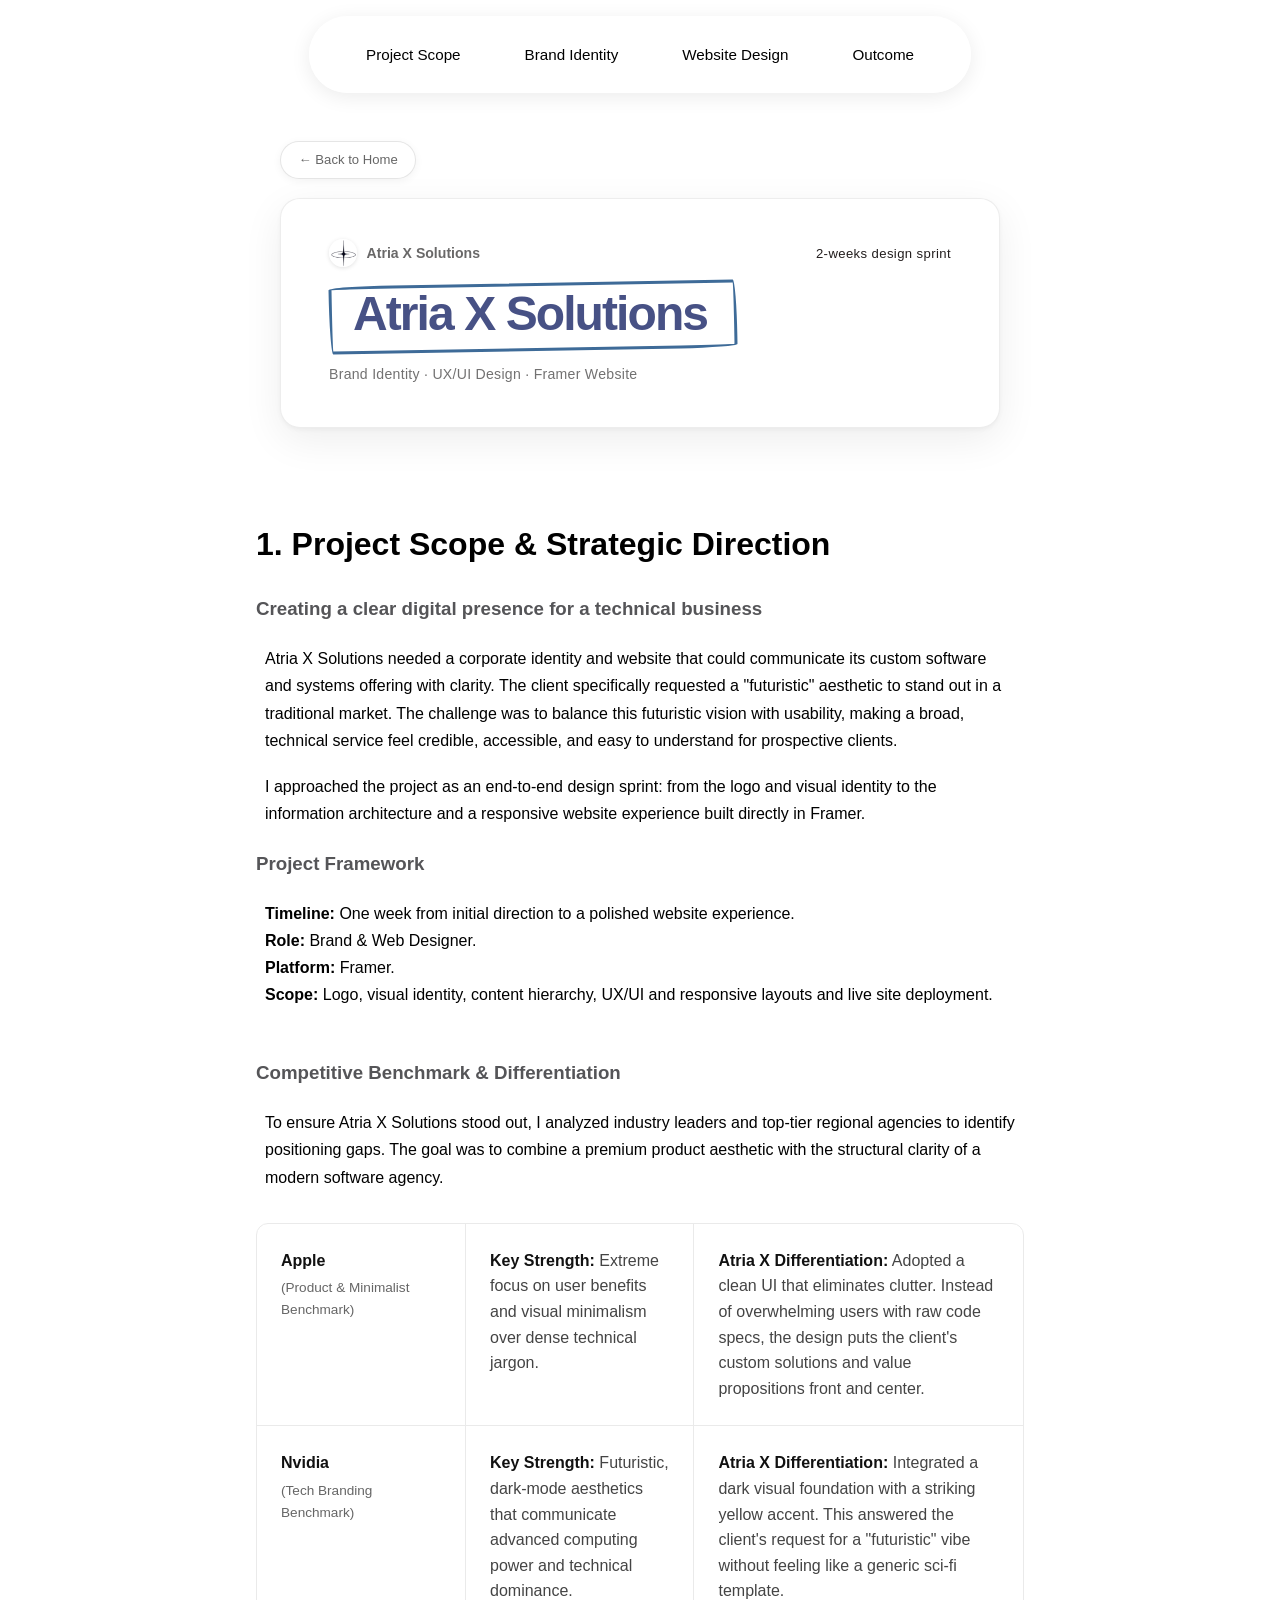
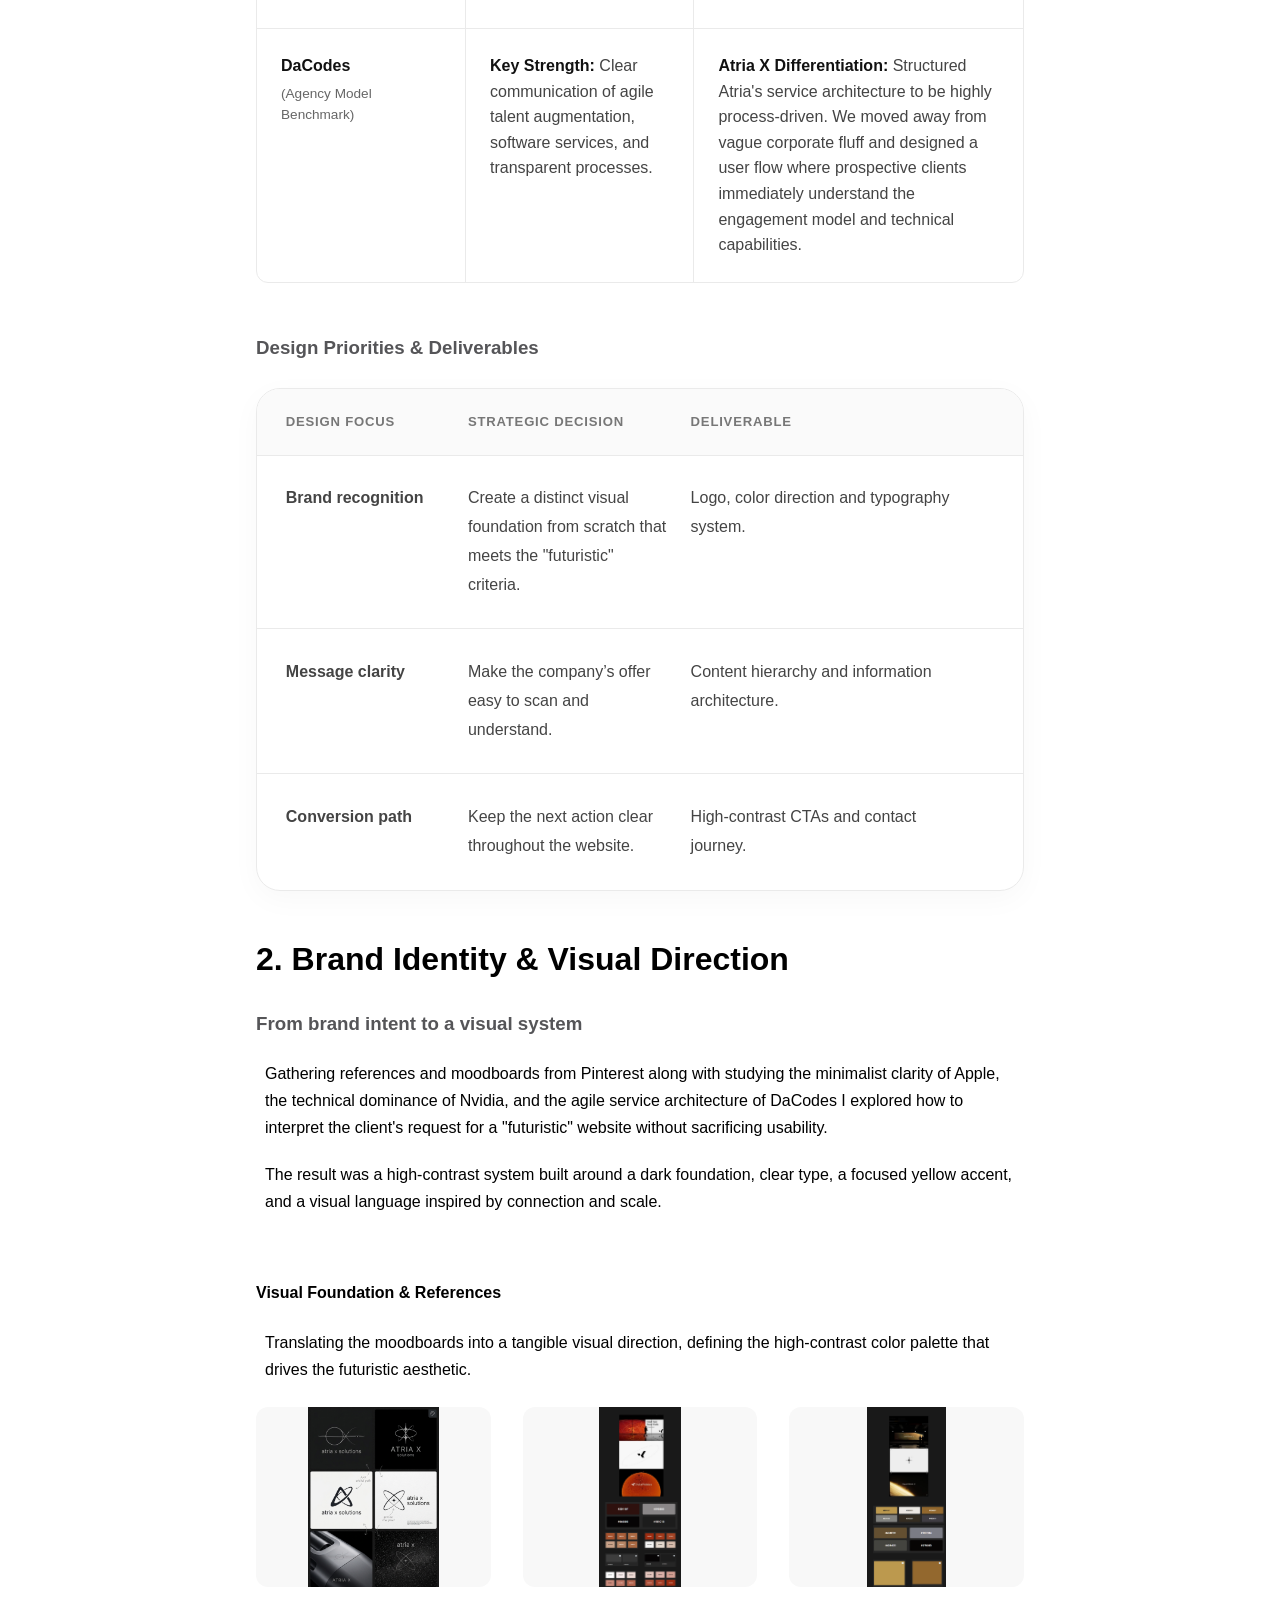
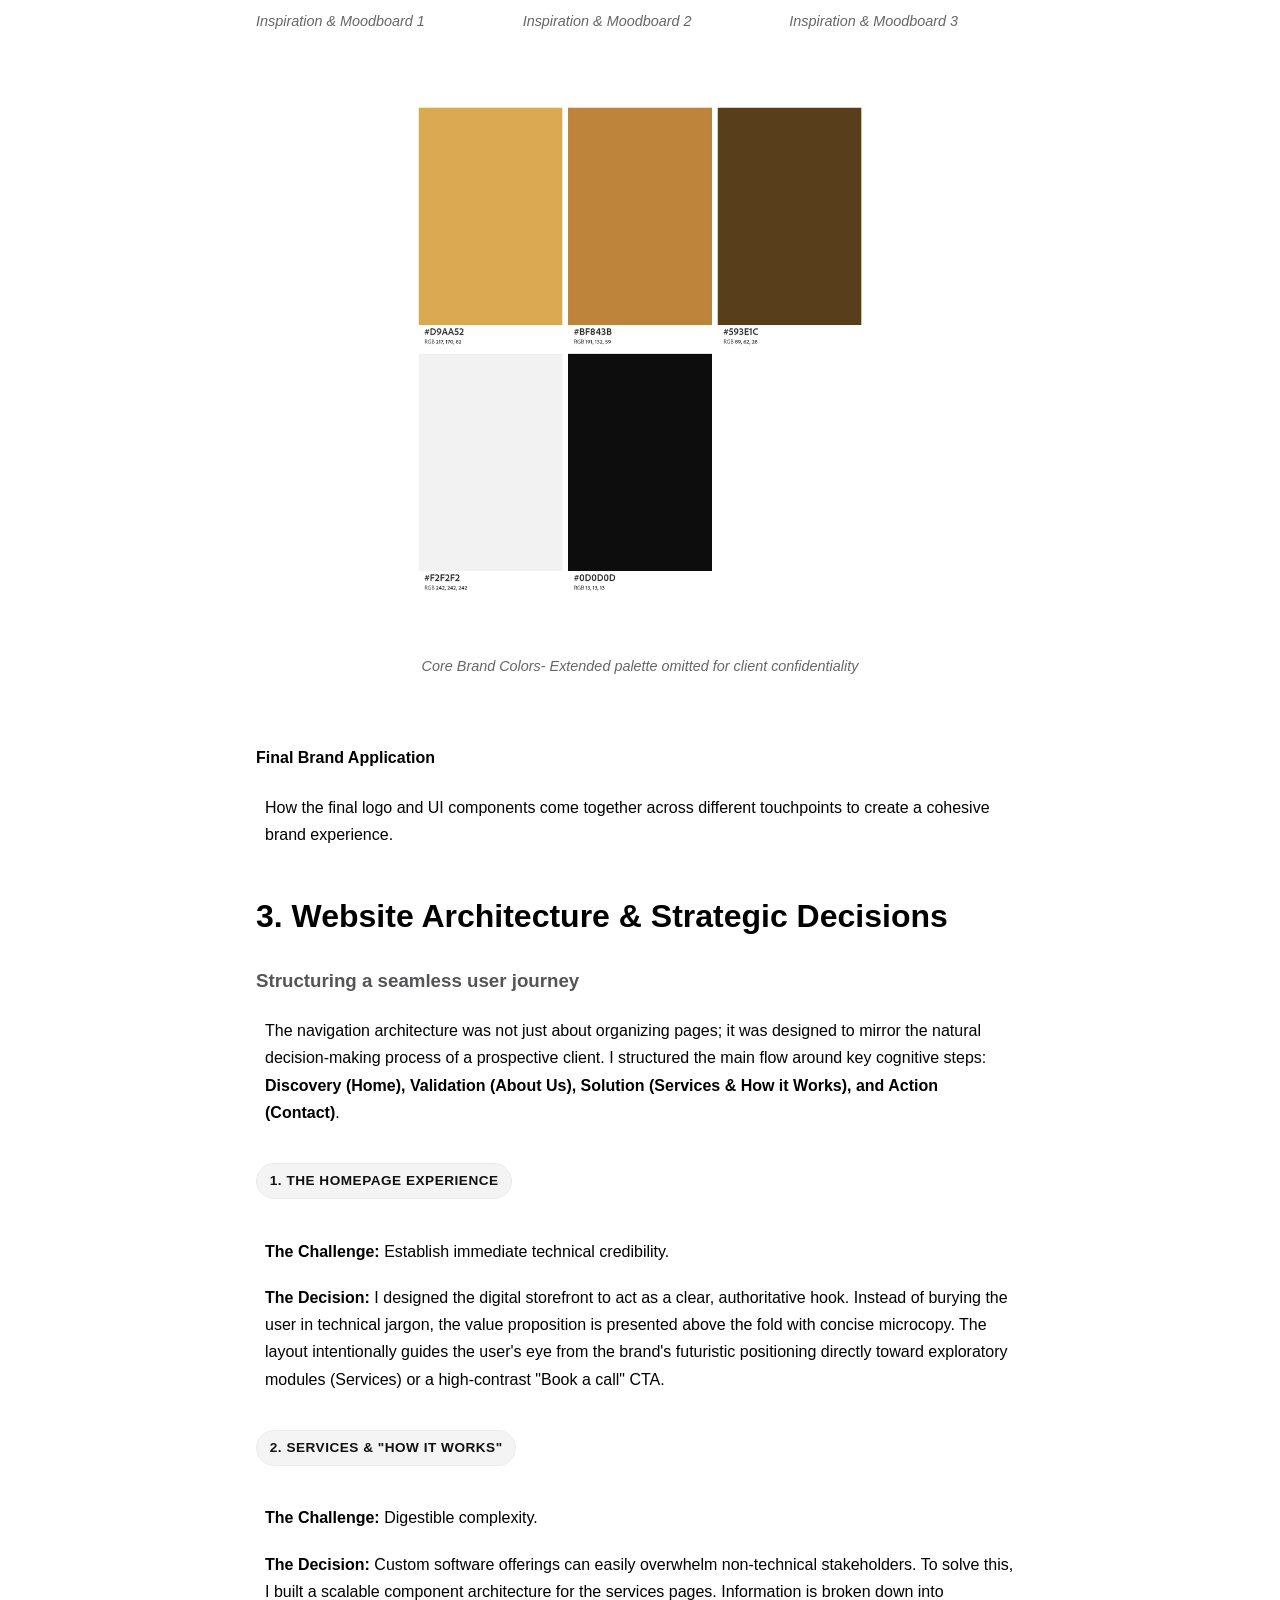
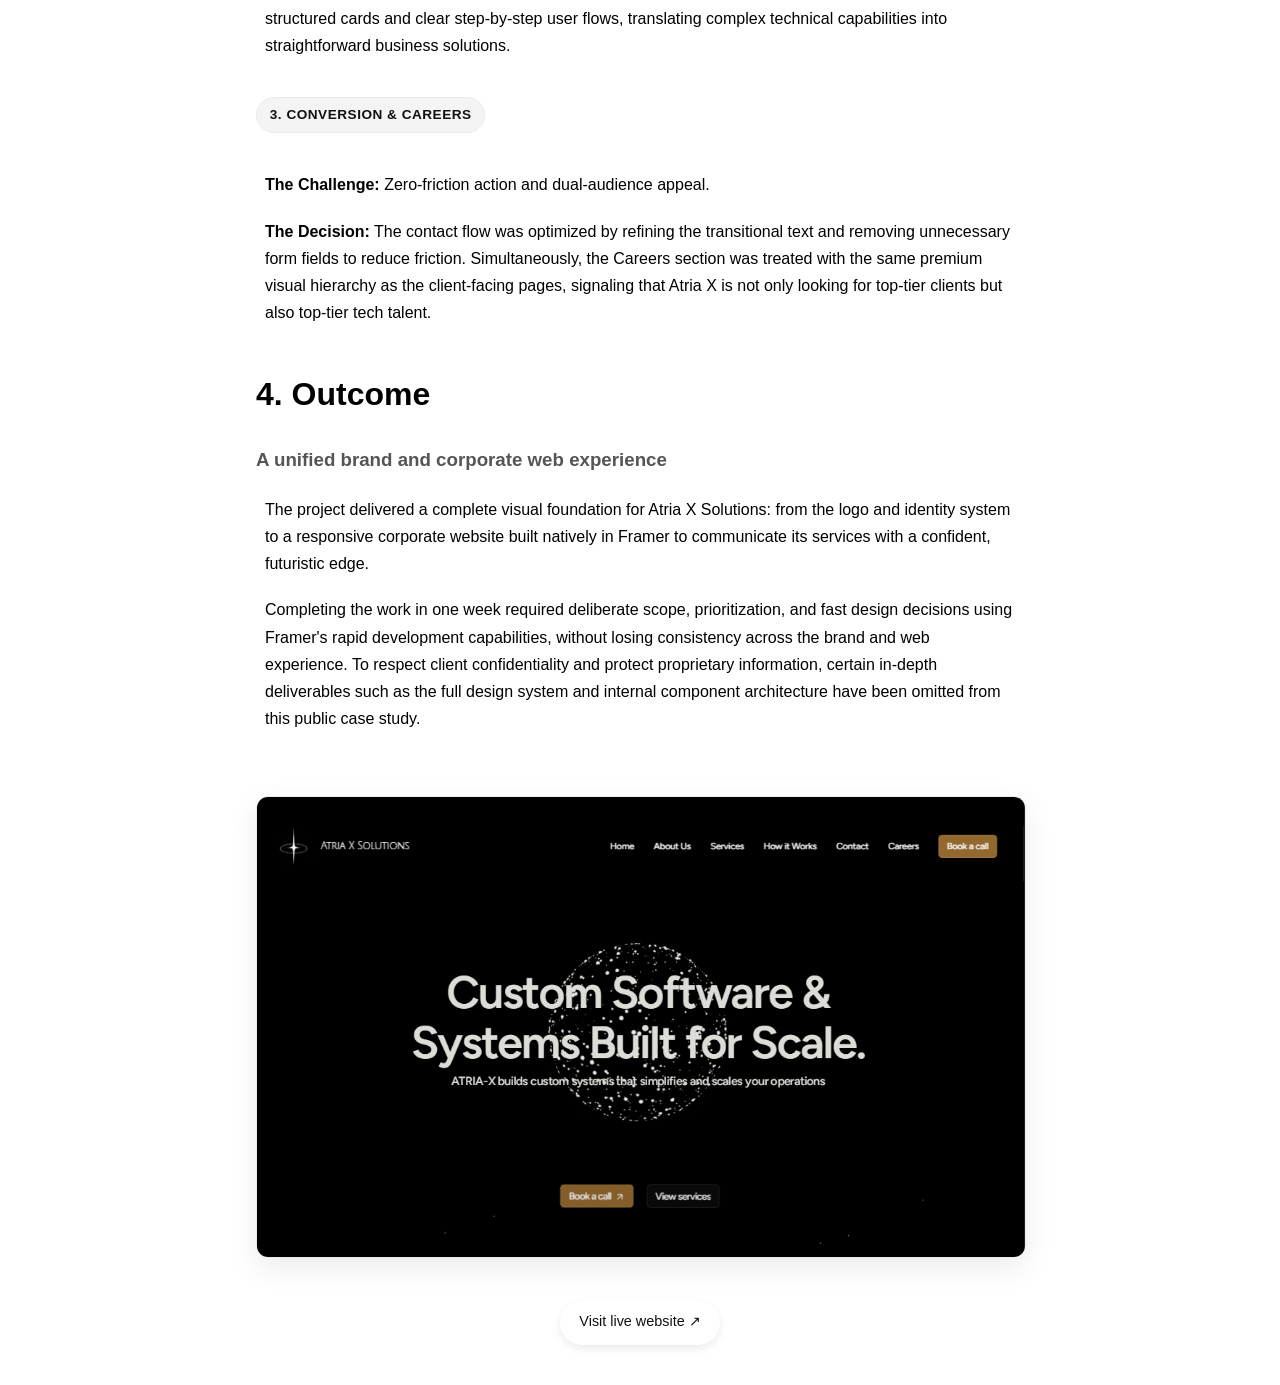
<file: projects/atriaxsolutions.html>
<!DOCTYPE html>
<html lang="en">
<head>
  <meta charset="UTF-8" />
  <meta name="viewport" content="width=device-width, initial-scale=1.0" />

  <title>Atria X Solutions — Project Page</title>

  <link rel="icon" href="../assets/logo-atriaxsolutions.png" />
  <link rel="stylesheet" href="./projects.css" />
</head>

<body>

  <!-- NAVBAR -->
  <header class="mirror-navbar">
    <div class="nav-container">
      <button class="nav-toggle" id="nav-toggle" aria-label="Open navigation">
        <span></span><span></span><span></span>
      </button>

      <nav class="nav-menu" id="side-nav">
        <ul>
          <li><a href="#research" class="nav-link">Project Scope</a></li>
          <li><a href="#ideation" class="nav-link">Brand Identity</a></li>
          <li><a href="#design" class="nav-link">Website Design</a></li>
          <li><a href="#validation" class="nav-link">Outcome</a></li>
        </ul>
      </nav>
    </div>
  </header>

  <!-- HERO -->
  <section class="project-hero">
    <a href="../index.html" class="back-arrow">← Back to Home</a>

    <div class="hero-card">
      <div class="hero-card__top">
        <img
          src="../assets/LOGO_ATRIAXSOLUTIONS_FONDOBLANCO_formatoimagen.png"
          alt="Atria X Solutions"
          class="logo-inline"
        />

        <span class="hero-card__client">Atria X Solutions</span>
        <span class="hero-card__date">2-weeks design sprint</span>
      </div>

<h1><span class="titulo-ovalo">Atria X Solutions</span></h1>

      <p class="hero-card__tagline">
        Brand Identity · UX/UI Design · Framer Website
      </p>
    </div>
  </section>

  <!-- PROJECT SCOPE -->
  <section class="project-description" id="research">
    <h2>1. Project Scope & Strategic Direction</h2>

    <div class="context">
      <h3>Creating a clear digital presence for a technical business</h3>

      <p>
        Atria X Solutions needed a corporate identity and website that could
        communicate its custom software and systems offering with clarity. 
        The client specifically requested a "futuristic" aesthetic to stand out in a traditional market. 
        The challenge was to balance this futuristic vision with usability, making a broad, technical service feel credible, accessible, and easy to understand for prospective clients.
      </p>

      <p>
        I approached the project as an end-to-end design sprint: from the
        logo and visual identity to the information architecture and a responsive
        website experience built directly in Framer.
      </p>
    </div>

    <div class="user-infraestructure">
      <h3>Project Framework</h3>

      <p>
        <strong>Timeline:</strong> One week from initial direction to a polished website experience.<br />
        <strong>Role:</strong> Brand & Web Designer.<br />
        <strong>Platform:</strong> Framer.<br />
        <strong>Scope:</strong> Logo, visual identity, content hierarchy, UX/UI and responsive layouts and live site deployment.
      </p>
    </div>

    <div class="benchmark-section">
      <h3>Competitive Benchmark & Differentiation</h3>
      <p>
        To ensure Atria X Solutions stood out, I analyzed industry leaders and top-tier regional agencies to identify positioning gaps. The goal was to combine a premium product aesthetic with the structural clarity of a modern software agency.
      </p>

      <div class="table-container">
        <table class="impact-table">
          <tr>
            <td class="brand-col">
              <strong>Apple</strong><br />
              <span class="sub-label">(Product & Minimalist Benchmark)</span>
            </td>
            <td>
              <strong>Key Strength:</strong> Extreme focus on user benefits and visual minimalism over dense technical jargon.
            </td>
            <td>
              <strong>Atria X Differentiation:</strong> Adopted a clean UI that eliminates clutter. Instead of overwhelming users with raw code specs, the design puts the client's custom solutions and value propositions front and center.
            </td>
          </tr>
          <tr>
            <td class="brand-col">
              <strong>Nvidia</strong><br />
              <span class="sub-label">(Tech Branding Benchmark)</span>
            </td>
            <td>
              <strong>Key Strength:</strong> Futuristic, dark-mode aesthetics that communicate advanced computing power and technical dominance.
            </td>
            <td>
              <strong>Atria X Differentiation:</strong> Integrated a dark visual foundation with a striking yellow accent. This answered the client's request for a "futuristic" vibe without feeling like a generic sci-fi template.
            </td>
          </tr>
          <tr>
            <td class="brand-col">
              <strong>DaCodes</strong><br />
              <span class="sub-label">(Agency Model Benchmark)</span>
            </td>
            <td>
              <strong>Key Strength:</strong> Clear communication of agile talent augmentation, software services, and transparent processes.
            </td>
            <td>
              <strong>Atria X Differentiation:</strong> Structured Atria's service architecture to be highly process-driven. We moved away from vague corporate fluff and designed a user flow where prospective clients immediately understand the engagement model and technical capabilities.
            </td>
          </tr>
        </table>
      </div>
    </div>
    <div class="metrics-section" style="margin-top: 3rem;">
      <h3>Design Priorities & Deliverables</h3>

      <div class="metrics-table">
        <div class="metrics-header">
          <div>Design Focus</div>
          <div>Strategic Decision</div>
          <div>Deliverable</div>
        </div>

        <div class="metrics-row">
          <div class="metric">Brand recognition</div>
          <div>Create a distinct visual foundation from scratch that meets the "futuristic" criteria.</div>
          <div>Logo, color direction and typography system.</div>
        </div>

        <div class="metrics-row">
          <div class="metric">Message clarity</div>
          <div>Make the company’s offer easy to scan and understand.</div>
          <div>Content hierarchy and information architecture.</div>
        </div>

        <div class="metrics-row">
          <div class="metric">Conversion path</div>
          <div>Keep the next action clear throughout the website.</div>
          <div>High-contrast CTAs and contact journey.</div>
        </div>
      </div>
    </div>
  </section>

  <!-- BRAND IDENTITY -->
  <section class="project-description" id="ideation">
    <h2>2. Brand Identity & Visual Direction</h2>

    <div class="Insights">
      <h3>From brand intent to a visual system</h3>
      <p>
        Gathering references and moodboards from Pinterest along with studying the minimalist clarity of Apple, the technical dominance of Nvidia, and the agile service architecture of DaCodes I explored how to interpret the client's request for a "futuristic" website without sacrificing usability.
      </p>
      <p>
        The result was a high-contrast system built around a dark foundation, clear type, a focused yellow accent, and a visual language inspired by connection and scale.
      </p>
    </div>

    <!-- Referencias y Paleta de Colores -->
   <div class="gallery-block">
      <h4>Visual Foundation & References</h4>
      <p>
        Translating the moodboards into a tangible visual direction, defining the high-contrast 
        color palette that drives the futuristic aesthetic.
      </p>
      
      <!-- Fila 1: Las TRES imágenes de referencia -->
      <div class="references-grid">
        
        <div class="grid-item">
          <img src="../assets/atria-reference.png" alt="Visual Reference 1" />
          <span>Inspiration & Moodboard 1</span>
        </div>
        
        <div class="grid-item">
          <img src="../assets/Rereferencia-naranja.png" alt="Visual Reference 2" />
          <span>Inspiration & Moodboard 2</span>
        </div>

        <div class="grid-item">
          <img src="../assets/Referencia-dorada.png" alt="Visual Reference 3" />
          <span>Inspiration & Moodboard 3</span>
        </div>
        
      </div> <!-- Fin de references-grid -->

      <!-- Fila 2: La Paleta de Colores como resultado -->
      <div class="palette-container">
        <div class="grid-item">
          <img src="../assets/AdobeColor-My Color Theme.jpeg" alt="Atria X Color Palette" />
          <span>Core Brand Colors- Extended palette omitted for client confidentiality</span>
        </div>
      </div>
    </div> <!-- Fin de gallery-block (Referencias y Paleta) -->

    <!-- Aplicación Final -->
    <div class="gallery-block">
      <h4>Final Brand Application</h4>
      <p>How the final logo and UI components come together across different touchpoints to create a cohesive brand experience.</p>

    </div>
  </section>
<!-- WEBSITE DESIGN & STRATEGY -->
  <section class="project-description prototype-section" id="design">
    <h2>3. Website Architecture & Strategic Decisions</h2>

    <div class="context">
      <h3>Structuring a seamless user journey</h3>
      <p>
        The navigation architecture was not just about organizing pages; it was designed to mirror the natural decision-making process of a prospective client. I structured the main flow around key cognitive steps: <strong>Discovery (Home), Validation (About Us), Solution (Services & How it Works), and Action (Contact)</strong>.
      </p>
    </div>

    <!-- Contenedor de decisiones estratégicas (Sin imágenes) -->
    <div class="strategy-grid">
      
      <div class="strategy-card">
        <h4>1. The Homepage Experience</h4>
        <p class="strategy-goal"><strong>The Challenge:</strong> Establish immediate technical credibility.</p>
        <p>
          <strong>The Decision:</strong> I designed the digital storefront to act as a clear, authoritative hook. Instead of burying the user in technical jargon, the value proposition is presented above the fold with concise microcopy. The layout intentionally guides the user's eye from the brand's futuristic positioning directly toward exploratory modules (Services) or a high-contrast "Book a call" CTA.
        </p>
      </div>

      <div class="strategy-card">
        <h4>2. Services & "How it Works"</h4>
        <p class="strategy-goal"><strong>The Challenge:</strong> Digestible complexity.</p>
        <p>
          <strong>The Decision:</strong> Custom software offerings can easily overwhelm non-technical stakeholders. To solve this, I built a scalable component architecture for the services pages. Information is broken down into structured cards and clear step-by-step user flows, translating complex technical capabilities into straightforward business solutions.
        </p>
      </div>

      <div class="strategy-card">
        <h4>3. Conversion & Careers</h4>
        <p class="strategy-goal"><strong>The Challenge:</strong> Zero-friction action and dual-audience appeal.</p>
        <p>
          <strong>The Decision:</strong> The contact flow was optimized by refining the transitional text and removing unnecessary form fields to reduce friction. Simultaneously, the Careers section was treated with the same premium visual hierarchy as the client-facing pages, signaling that Atria X is not only looking for top-tier clients but also top-tier tech talent.
        </p>
      </div>

    </div>
  </section>

  <!-- OUTCOME -->
  <section class="project-description" id="validation">
    <h2>4. Outcome</h2>

    <div class="context">
      <h3>A unified brand and corporate web experience</h3>

      <p>
        The project delivered a complete visual foundation for Atria X Solutions:
        from the logo and identity system to a responsive corporate website built
        natively in Framer to communicate its services with a confident, futuristic edge.
      </p>

      <p>
        Completing the work in one week required deliberate scope, prioritization,
        and fast design decisions using Framer's rapid development capabilities, without losing consistency across the brand
        and web experience. To respect client confidentiality and protect proprietary information, certain in-depth deliverables such as the full design system and internal component architecture have been omitted from this public case study.
      </p>
    </div>

   <!-- Imagen de previsualización (Separada) -->
    <div class="preview-container">
      <a href="https://atriaxsolutions.com" target="_blank" rel="noopener noreferrer">
        <img src="../assets/web-atriaxsolutions.png" alt="Atria X Solutions Live Website Preview" />
      </a>
    </div>

    <!-- Tu botón original (Intacto, no se tocaron las clases) -->
    <div class="project-actions">
      <a
        href="https://atriaxsolutions.com"
        target="_blank"
        rel="noopener noreferrer"
      >
        Visit live website ↗
      </a>
    </div>
  </section>

  <button id="scrollToTopBtn" aria-label="Back to top">↑</button>

  <script src="../js/button.js"></script>
  <script src="nav.js"></script>
</body>
</html>
</file>
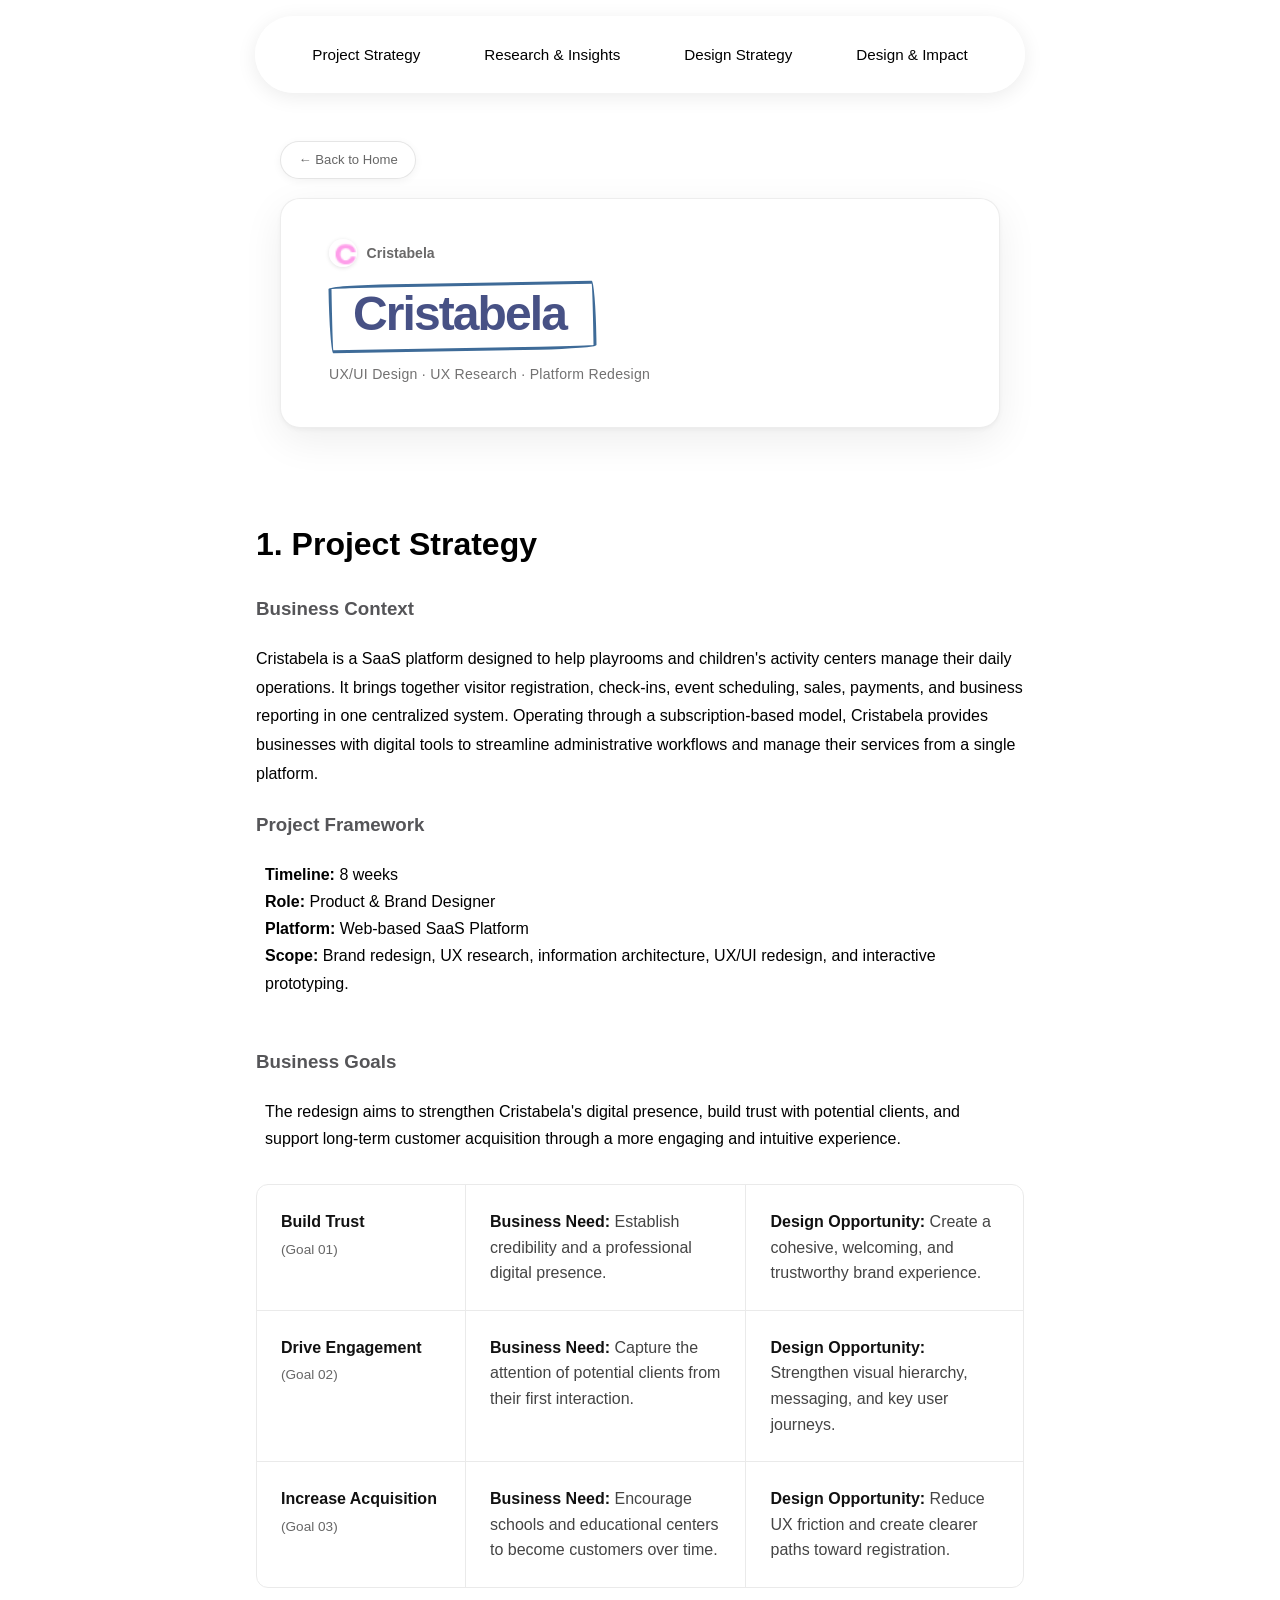
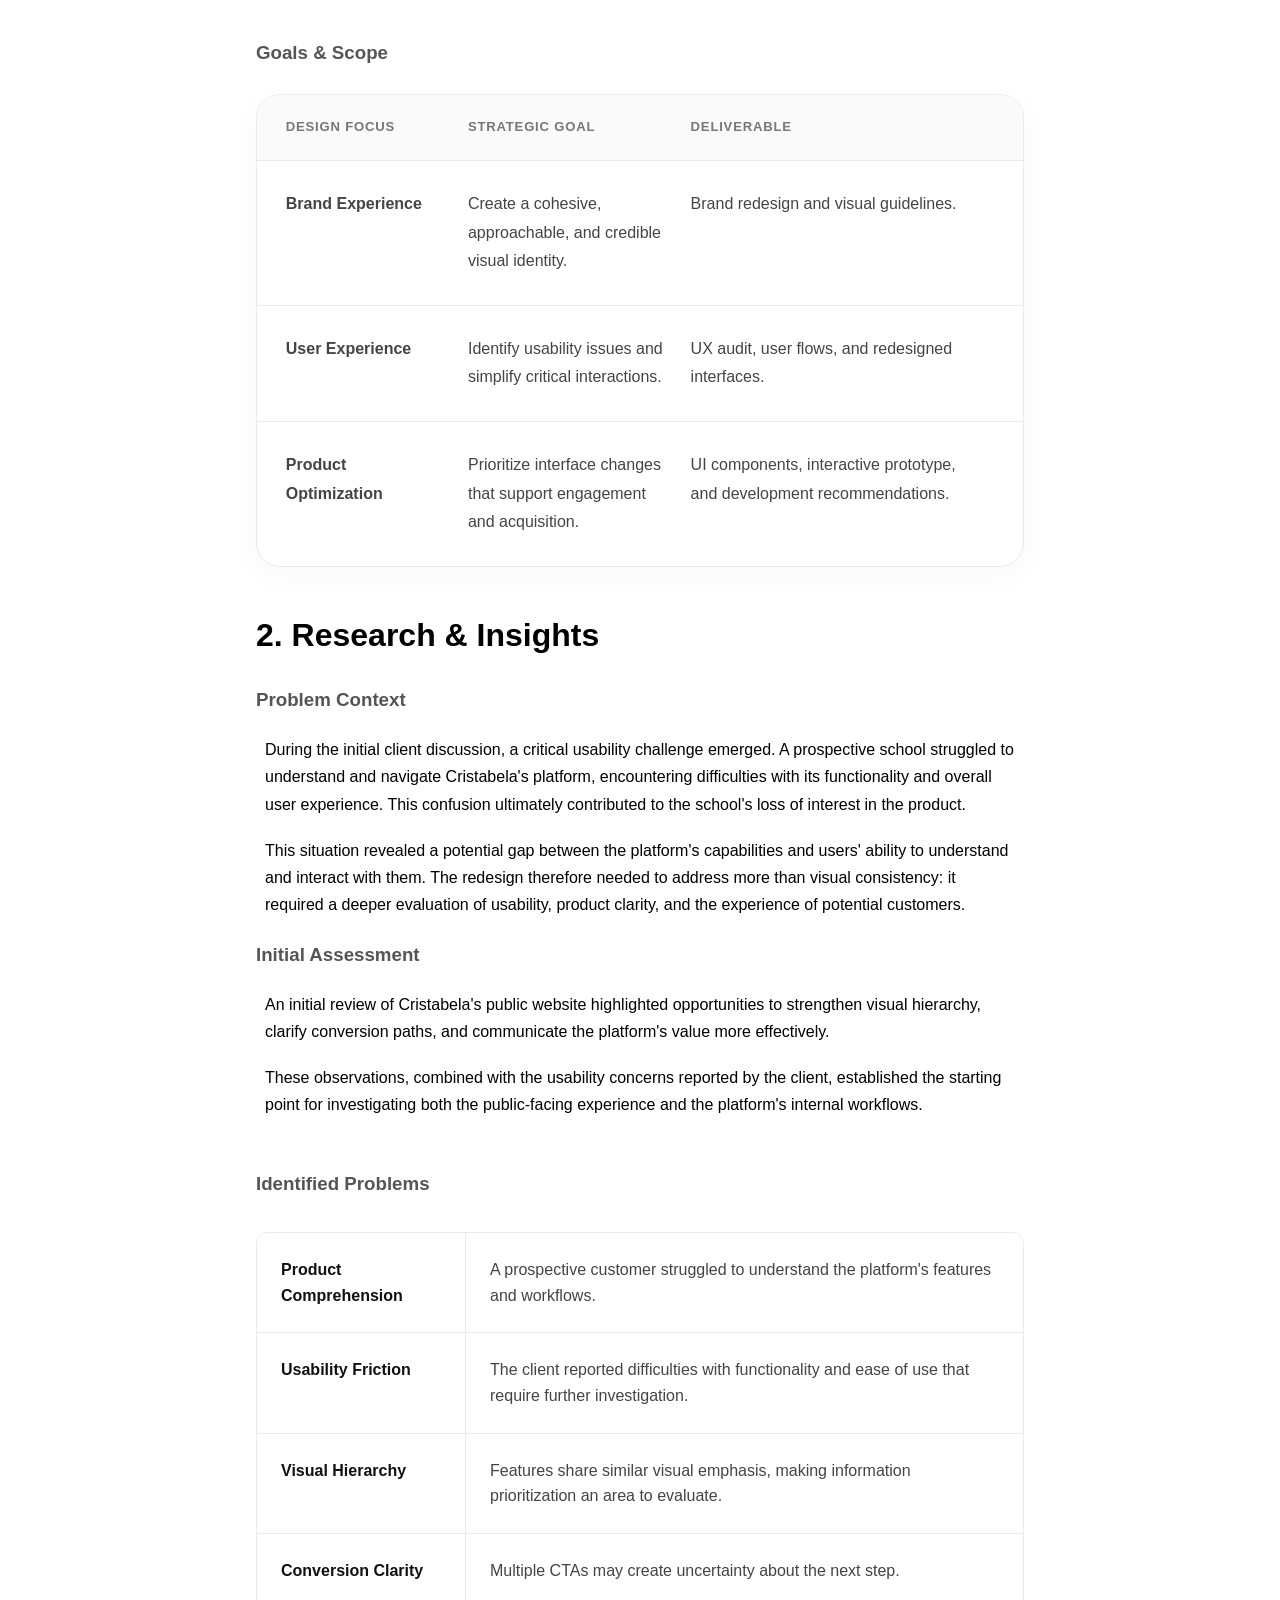
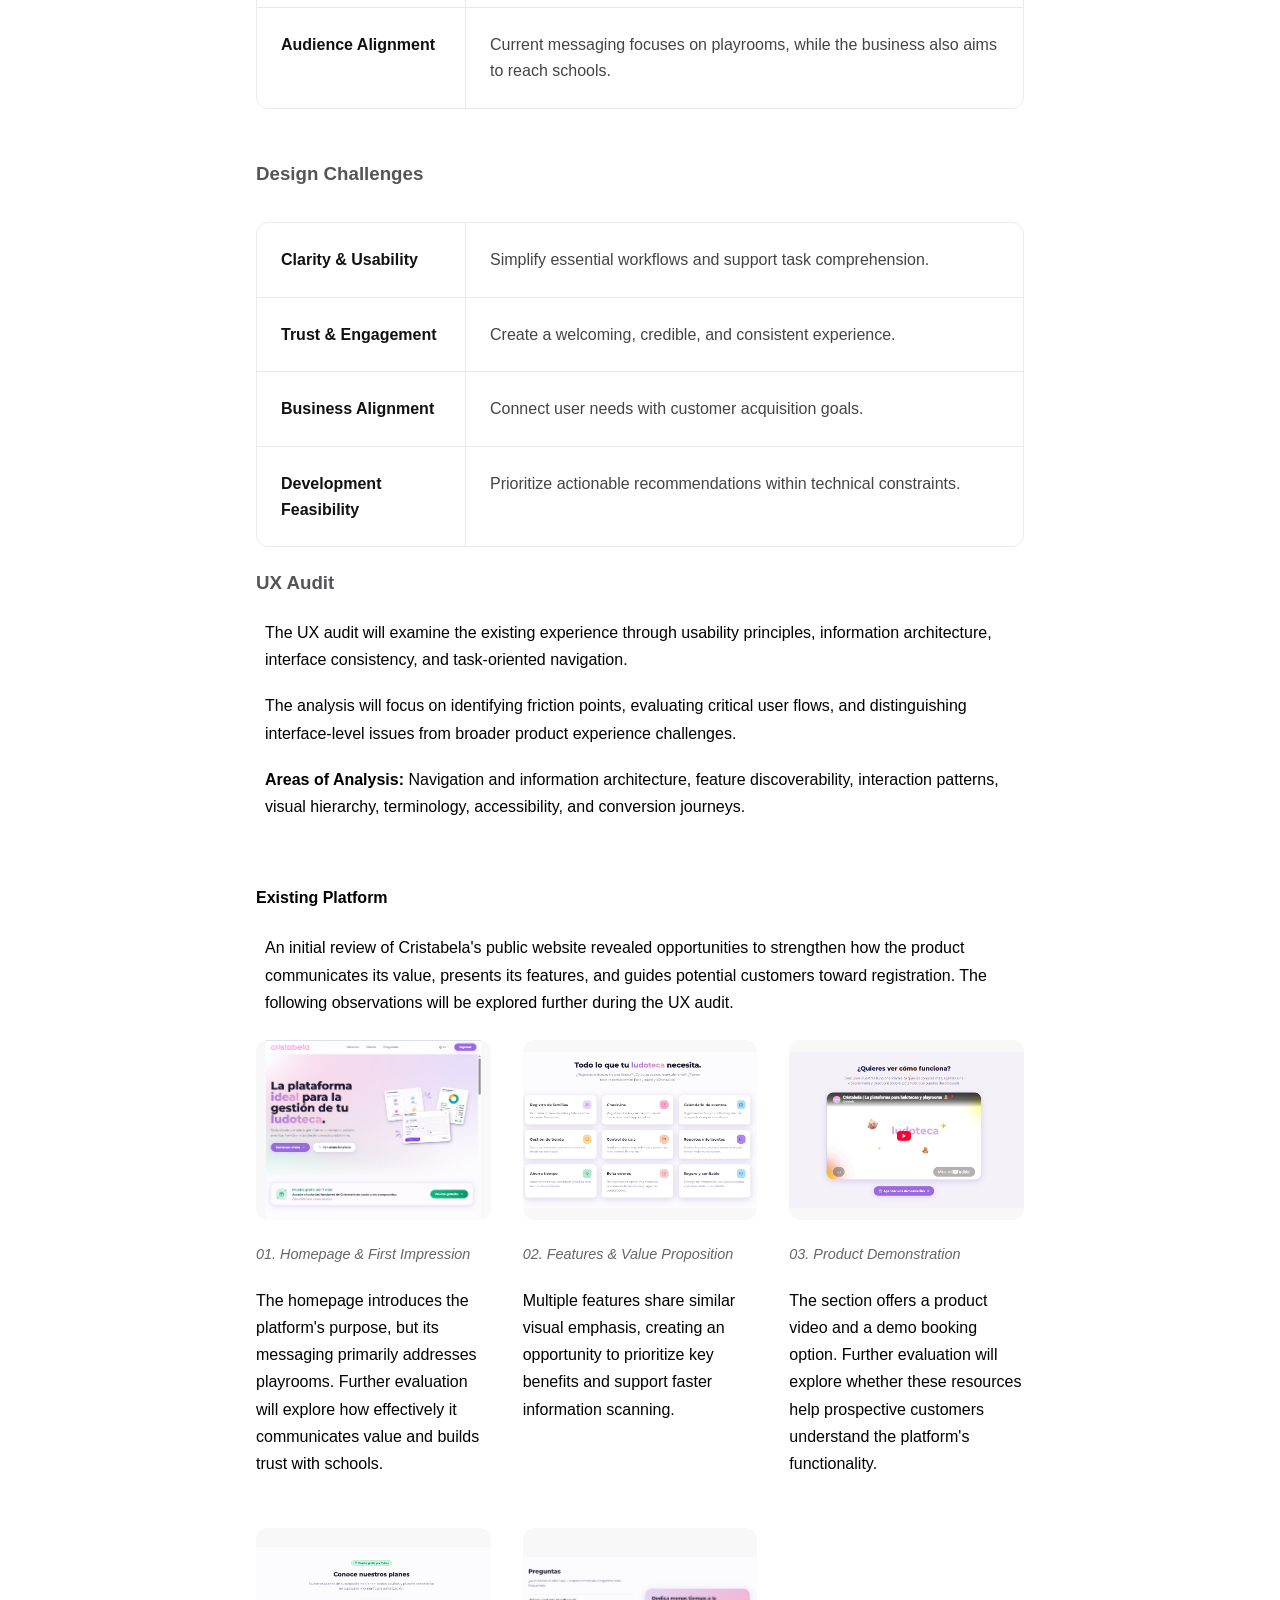
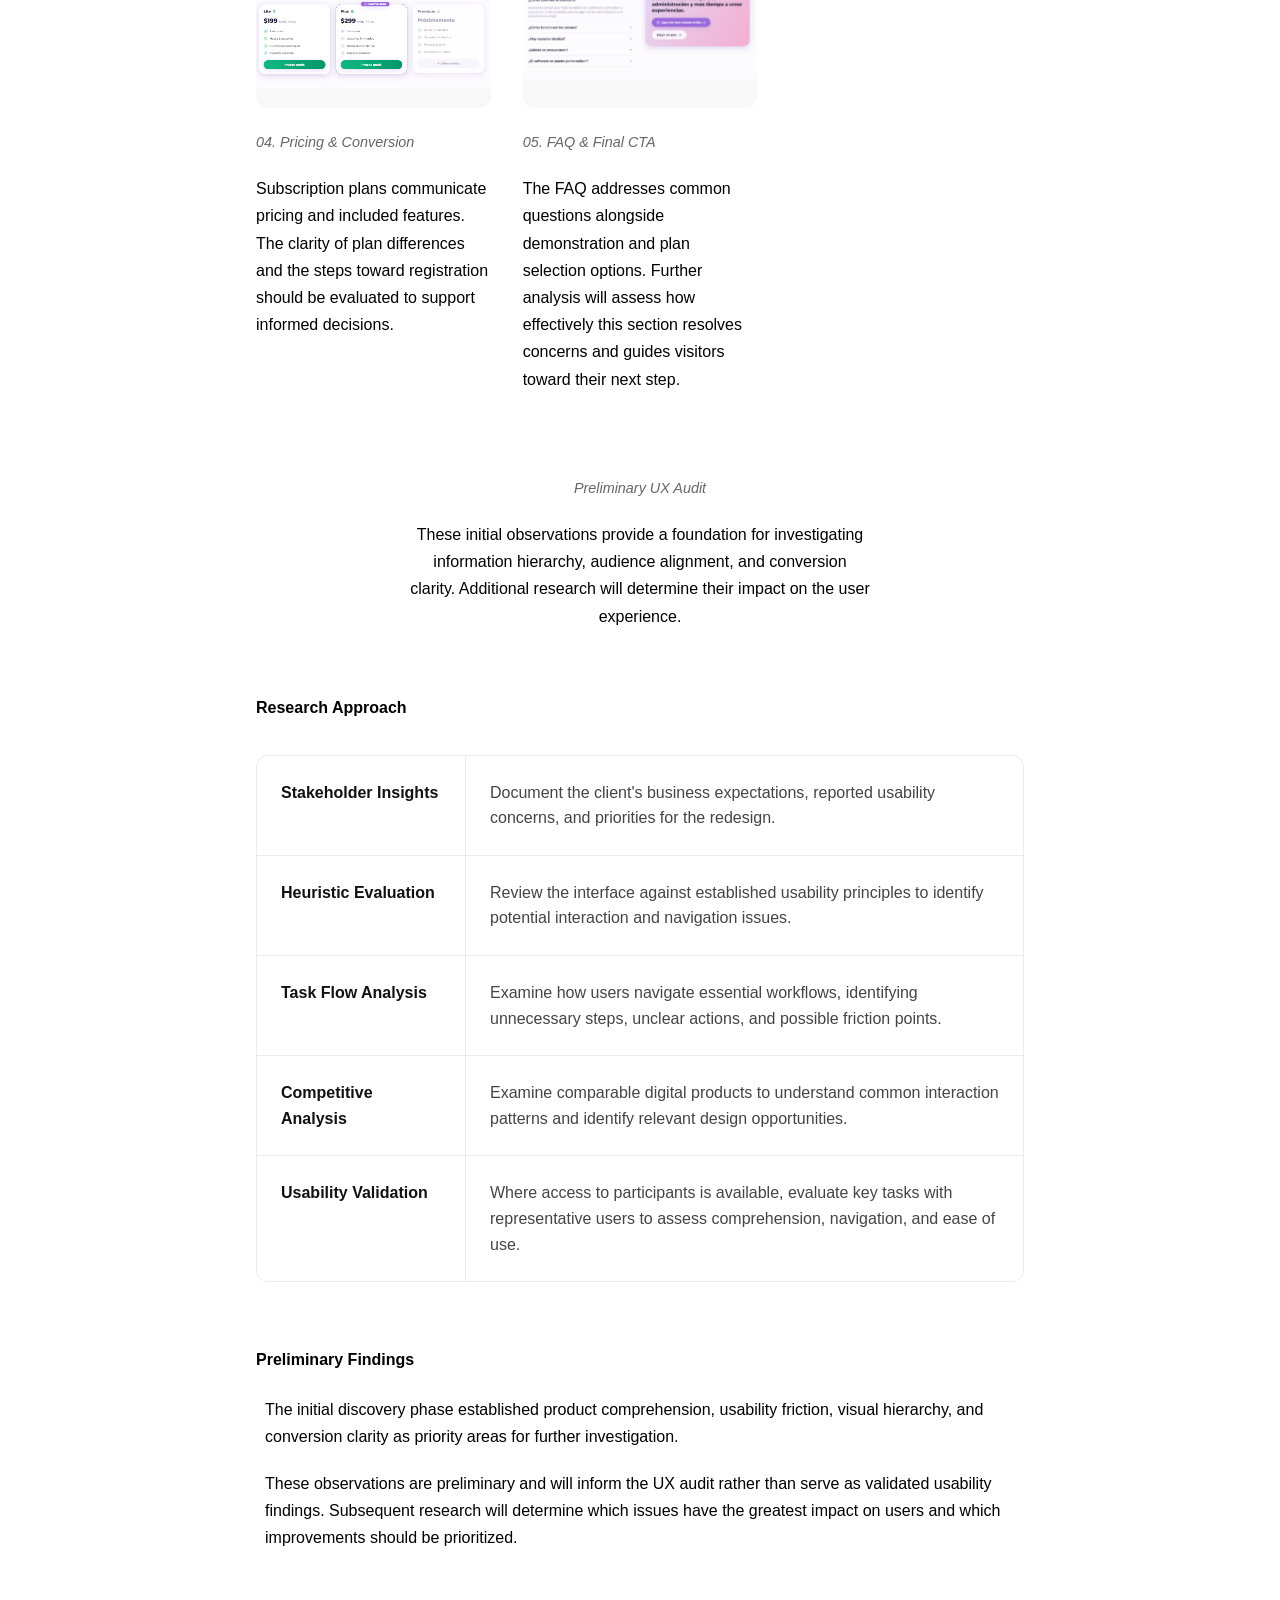
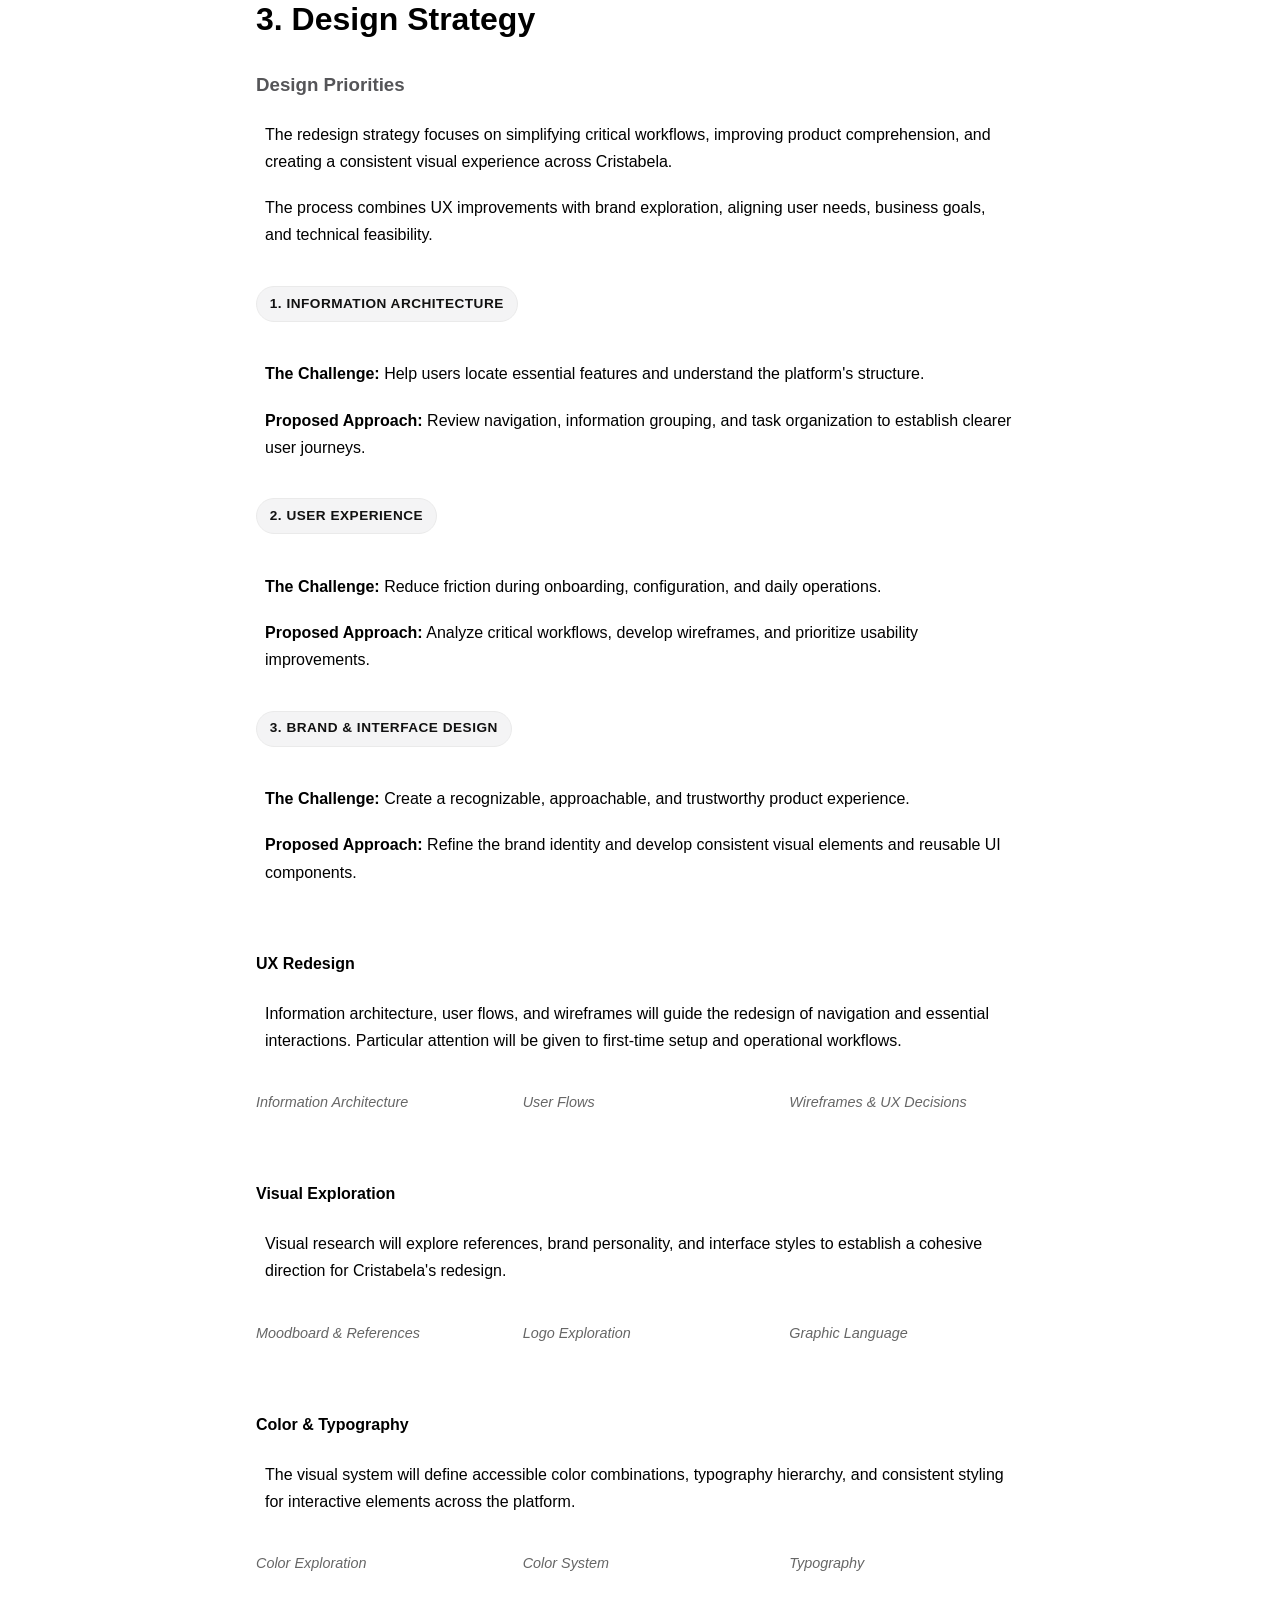
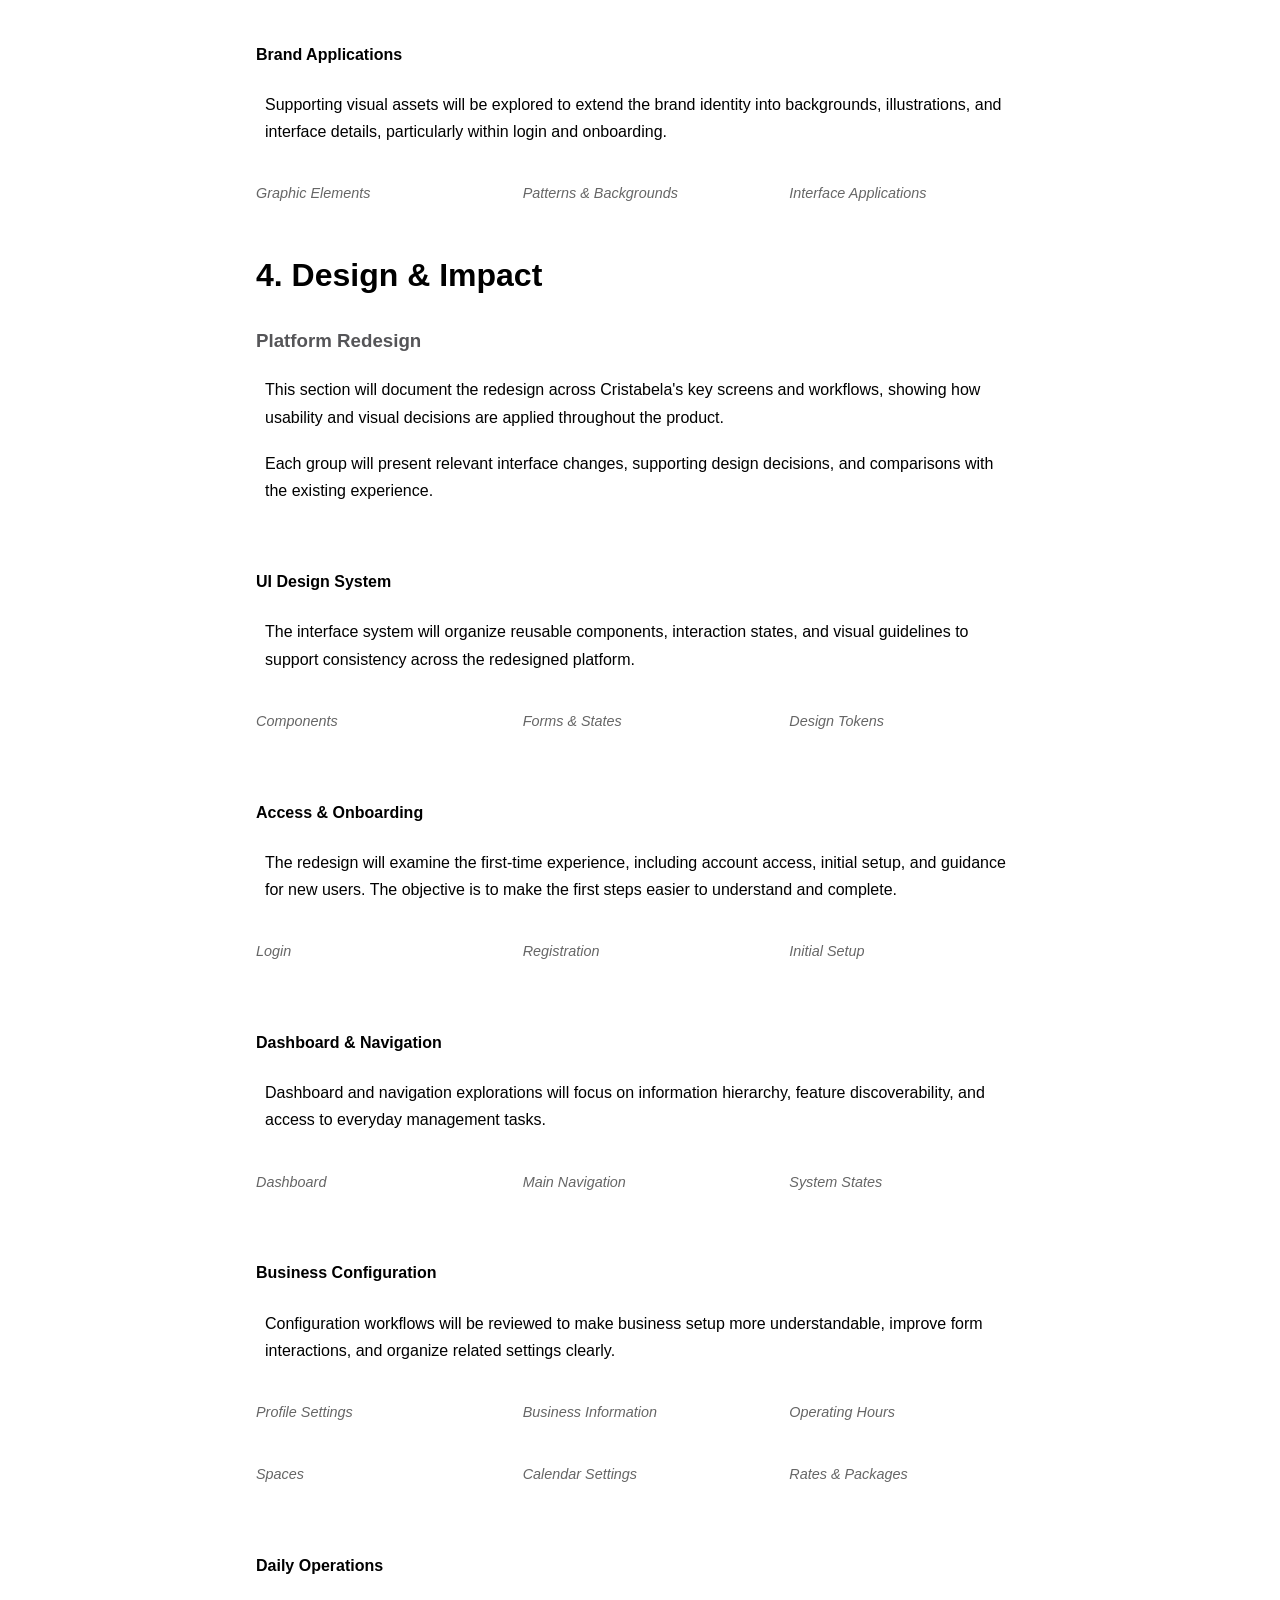
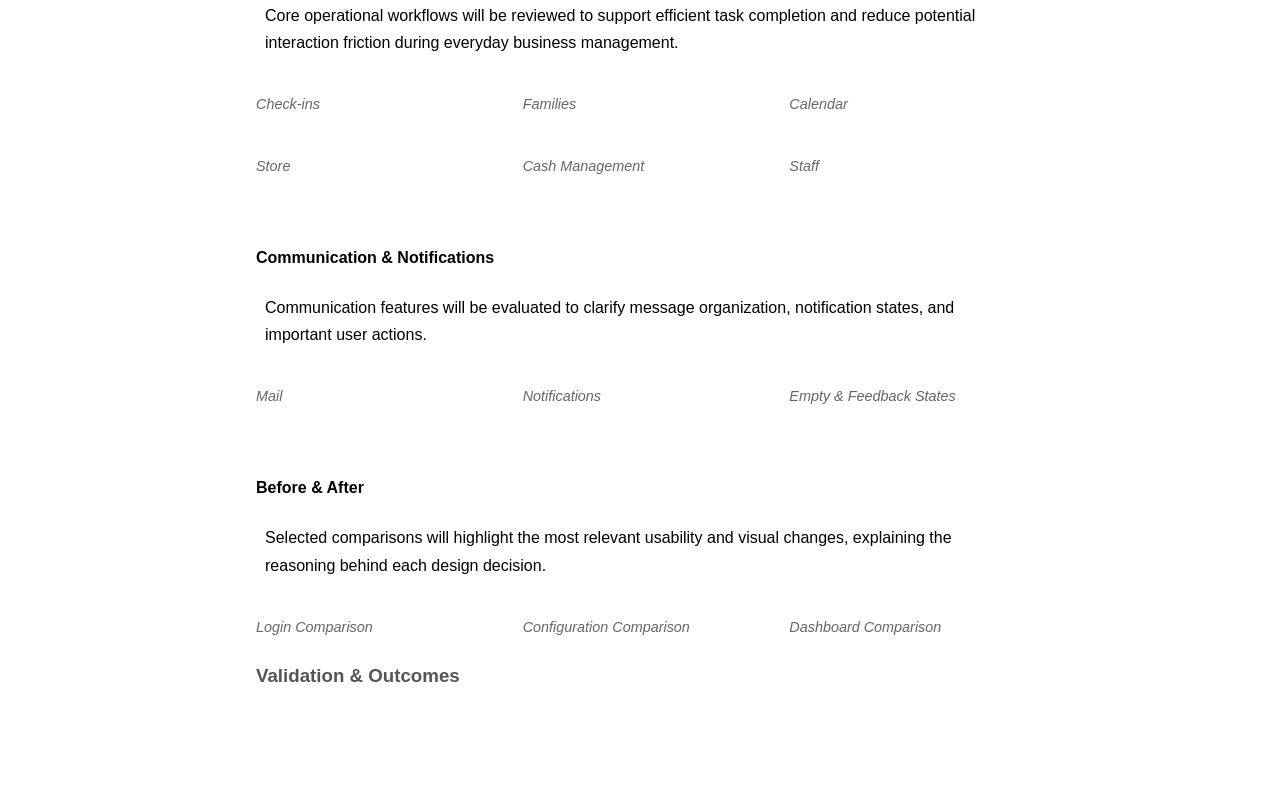
<file: projects/cristabela.html>
<!DOCTYPE html>
<html lang="en">
<head>
  <meta charset="UTF-8" />
  <meta name="viewport" content="width=device-width, initial-scale=1.0" />

  <title>Cristabela — Project Page</title>

  <link rel="icon" href="../assets/cristabelalogo.png" />
  <link rel="stylesheet" href="./projects.css" />
</head>

<body>

  <!-- NAVBAR -->
  <header class="mirror-navbar">
    <div class="nav-container">
      <button class="nav-toggle" id="nav-toggle" aria-label="Open navigation">
        <span></span><span></span><span></span>
      </button>

      <nav class="nav-menu" id="side-nav">
        <ul>
          <li><a href="#research" class="nav-link">Project Strategy</a></li>
          <li><a href="#ideation" class="nav-link">Research & Insights</a></li>
          <li><a href="#design" class="nav-link">Design Strategy</a></li>
          <li><a href="#validation" class="nav-link">Design & Impact</a></li>
        </ul>
      </nav>
    </div>
  </header>


  <!-- HERO -->
  <section class="project-hero">
    <a href="../index.html" class="back-arrow">← Back to Home</a>

    <div class="hero-card">
      <div class="hero-card__top">
        <img
          src="../assets/cristabelalogo.png"
          alt="Cristabela"
          class="logo-inline"
        />

        <span class="hero-card__client">Cristabela</span>
        <span class="hero-card__date">
          <!-- TODO: Project duration -->
        </span>
      </div>

      <h1><span class="titulo-ovalo">Cristabela</span></h1>

      <p class="hero-card__tagline">
        UX/UI Design · UX Research · Platform Redesign
      </p>
    </div>
  </section>


  <!-- 01. PROJECT STRATEGY -->
  <section class="project-description" id="research">
    <h2>1. Project Strategy</h2>

    <div class="context">
      <h3>Business Context</h3>
      Cristabela is a SaaS platform designed to help playrooms and children's activity centers manage their daily operations. It brings together visitor registration, check-ins, event scheduling, sales, payments, and business reporting in one centralized system.

Operating through a subscription-based model, Cristabela provides businesses with digital tools to streamline administrative workflows and manage their services from a single platform.
      <p>
        <!-- TODO: Project background -->
      </p>

      <p>
        <!-- TODO: Redesign challenge -->
      </p>
    </div>

    <div class="user-infraestructure">
      <h3>Project Framework</h3>

      <p>
        <strong>Timeline: </strong> 8 weeks
        <!-- TODO -->
        <br />

        <strong>Role: </strong> Product & Brand Designer
        <!-- TODO -->
        <br />

        <strong>Platform: </strong> Web-based SaaS Platform
        <!-- TODO -->
        <br />

        <strong>Scope: </strong> Brand redesign, UX research, information architecture, UX/UI redesign, and interactive prototyping.
        <!-- TODO -->
      </p>
    </div>

  
<div class="benchmark-section">
  <h3>Business Goals</h3>

  <p>
    The redesign aims to strengthen Cristabela's digital presence,
    build trust with potential clients, and support long-term
    customer acquisition through a more engaging and intuitive experience.
  </p>

  <div class="table-container">
    <table class="impact-table">
      <tr>
        <td class="brand-col">
          <strong>Build Trust</strong><br />
          <span class="sub-label">(Goal 01)</span>
        </td>
        <td>
          <strong>Business Need:</strong>
          Establish credibility and a professional digital presence.
        </td>
        <td>
          <strong>Design Opportunity:</strong>
          Create a cohesive, welcoming, and trustworthy brand experience.
        </td>
      </tr>

      <tr>
        <td class="brand-col">
          <strong>Drive Engagement</strong><br />
          <span class="sub-label">(Goal 02)</span>
        </td>
        <td>
          <strong>Business Need:</strong>
          Capture the attention of potential clients from their
          first interaction.
        </td>
        <td>
          <strong>Design Opportunity:</strong>
          Strengthen visual hierarchy, messaging, and key user journeys.
        </td>
      </tr>

      <tr>
        <td class="brand-col">
          <strong>Increase Acquisition</strong><br />
          <span class="sub-label">(Goal 03)</span>
        </td>
        <td>
          <strong>Business Need:</strong>
          Encourage schools and educational centers to become
          customers over time.
        </td>
        <td>
          <strong>Design Opportunity:</strong>
          Reduce UX friction and create clearer paths toward registration.
        </td>
      </tr>
    </table>
  </div>
</div>


    
<div class="metrics-section" style="margin-top: 3rem;">
  <h3>Goals & Scope</h3>

  <div class="metrics-table">
    <div class="metrics-header">
      <div>Design Focus</div>
      <div>Strategic Goal</div>
      <div>Deliverable</div>
    </div>

    <div class="metrics-row">
      <div class="metric">
        Brand Experience
      </div>
      <div>
        Create a cohesive, approachable, and credible visual identity.
      </div>
      <div>
        Brand redesign and visual guidelines.
      </div>
    </div>

    <div class="metrics-row">
      <div class="metric">
        User Experience
      </div>
      <div>
        Identify usability issues and simplify critical interactions.
      </div>
      <div>
        UX audit, user flows, and redesigned interfaces.
      </div>
    </div>

    <div class="metrics-row">
      <div class="metric">
        Product Optimization
      </div>
      <div>
        Prioritize interface changes that support engagement and acquisition.
      </div>
      <div>
        UI components, interactive prototype, and development recommendations.
      </div>
    </div>
  </div>
</div>
</section>


  
<!-- 02. RESEARCH & INSIGHTS -->
<section class="project-description" id="ideation">
  <h2>2. Research & Insights</h2>

  <!-- PROBLEM CONTEXT -->
  <div class="Insights">
    <h3>Problem Context</h3>

    <p>
      During the initial client discussion, a critical
      usability challenge emerged. A prospective school
      struggled to understand and navigate Cristabela's
      platform, encountering difficulties with its
      functionality and overall user experience.
      This confusion ultimately contributed to
      the school's loss of interest in the product.
    </p>

    <p>
      This situation revealed a potential gap between
      the platform's capabilities and users' ability
      to understand and interact with them. The redesign
      therefore needed to address more than visual
      consistency: it required a deeper evaluation
      of usability, product clarity, and the experience
      of potential customers.
    </p>
  </div>

  <!-- INITIAL ASSESSMENT -->
  <div class="Insights">
    <h3>Initial Assessment</h3>

    <p>
      An initial review of Cristabela's public website
      highlighted opportunities to strengthen visual
      hierarchy, clarify conversion paths, and communicate
      the platform's value more effectively.
    </p>

    <p>
      These observations, combined with the usability
      concerns reported by the client, established
      the starting point for investigating both
      the public-facing experience and the platform's
      internal workflows.
    </p>
  </div>

  <!-- IDENTIFIED PROBLEMS -->
  
<!-- IDENTIFIED PROBLEMS -->
<div class="benchmark-section">
  <h3>Identified Problems</h3>

  <div class="table-container">
    <table class="impact-table">

      <tr>
        <td class="brand-col">
          <strong>Product Comprehension</strong>
        </td>
        <td>
          A prospective customer struggled to understand
          the platform's features and workflows.
        </td>
      </tr>

      <tr>
        <td class="brand-col">
          <strong>Usability Friction</strong>
        </td>
        <td>
          The client reported difficulties with
          functionality and ease of use that require
          further investigation.
        </td>
      </tr>

      <tr>
        <td class="brand-col">
          <strong>Visual Hierarchy</strong>
        </td>
        <td>
          Features share similar visual emphasis,
          making information prioritization
          an area to evaluate.
        </td>
      </tr>

      <tr>
        <td class="brand-col">
          <strong>Conversion Clarity</strong>
        </td>
        <td>
          Multiple CTAs may create uncertainty
          about the next step.
        </td>
      </tr>

      <tr>
        <td class="brand-col">
          <strong>Audience Alignment</strong>
        </td>
        <td>
          Current messaging focuses on playrooms,
          while the business also aims to reach schools.
        </td>
      </tr>

    </table>
  </div>
</div>


<!-- DESIGN CHALLENGES -->
<div class="benchmark-section">
  <h3>Design Challenges</h3>

  <div class="table-container">
    <table class="impact-table">

      <tr>
        <td class="brand-col">
          <strong>Clarity & Usability</strong>
        </td>
        <td>
          Simplify essential workflows and
          support task comprehension.
        </td>
      </tr>

      <tr>
        <td class="brand-col">
          <strong>Trust & Engagement</strong>
        </td>
        <td>
          Create a welcoming, credible,
          and consistent experience.
        </td>
      </tr>

      <tr>
        <td class="brand-col">
          <strong>Business Alignment</strong>
        </td>
        <td>
          Connect user needs with
          customer acquisition goals.
        </td>
      </tr>

      <tr>
        <td class="brand-col">
          <strong>Development Feasibility</strong>
        </td>
        <td>
          Prioritize actionable recommendations
          within technical constraints.
        </td>
      </tr>

    </table>
  </div>
</div>
  <!-- UX AUDIT -->
  <div class="Insights">
    <h3>UX Audit</h3>

    <p>
      The UX audit will examine the existing
      experience through usability principles,
      information architecture, interface consistency,
      and task-oriented navigation.
    </p>

    <p>
      The analysis will focus on identifying
      friction points, evaluating critical user
      flows, and distinguishing interface-level
      issues from broader product experience
      challenges.
    </p>

    <p>
      <strong>Areas of Analysis:</strong>
      Navigation and information architecture,
      feature discoverability, interaction patterns,
      visual hierarchy, terminology, accessibility,
      and conversion journeys.
    </p>
  </div>

  <!-- EXISTING PLATFORM -->
  
<!-- EXISTING PLATFORM -->
<div class="gallery-block">
  <h4>Existing Platform</h4>

  <p>
    An initial review of Cristabela's public website
    revealed opportunities to strengthen how the product
    communicates its value, presents its features,
    and guides potential customers toward registration.
    The following observations will be explored further
    during the UX audit.
  </p>

  <!-- ORIGINAL THREE-COLUMN GALLERY -->
  
<!-- EXISTING PLATFORM SCREENS -->
<div class="references-grid">

  <!-- 01. HOMEPAGE -->
  <div class="grid-item">
    <img
      src="../assets/homecristabela.png"
      alt="Cristabela original homepage"
    />

    <span>01. Homepage & First Impression</span>

    <p>
      The homepage introduces the platform's purpose,
      but its messaging primarily addresses playrooms.
      Further evaluation will explore how effectively
      it communicates value and builds trust with schools.
    </p>
  </div>

  <!-- 02. FEATURES -->
  <div class="grid-item">
    <img
      src="../assets/features-cristabela.png"
      alt="Cristabela original features section"
    />

    <span>02. Features & Value Proposition</span>

    <p>
      Multiple features share similar visual emphasis,
      creating an opportunity to prioritize key benefits
      and support faster information scanning.
    </p>
  </div>

  <!-- 03. PRODUCT DEMONSTRATION -->
  <div class="grid-item">
    <img
      src="../assets/cristabela-Demo.png"
      alt="Cristabela product demonstration section"
    />

    <span>03. Product Demonstration</span>

    <p>
      The section offers a product video and a demo
      booking option. Further evaluation will explore
      whether these resources help prospective customers
      understand the platform's functionality.
    </p>
  </div>

  <!-- 04. PRICING -->
  <div class="grid-item">
    <img
      src="../assets/cristabela-pricing.png"
      alt="Cristabela subscription plans"
    />

    <span>04. Pricing & Conversion</span>

    <p>
      Subscription plans communicate pricing and
      included features. The clarity of plan differences
      and the steps toward registration should be
      evaluated to support informed decisions.
    </p>
  </div>

  <!-- 05. FAQ -->
  <div class="grid-item">
    <img
      src="../assets/qya.png"
      alt="Cristabela FAQ and final call to action"
    />

    <span>05. FAQ & Final CTA</span>

    <p>
      The FAQ addresses common questions alongside
      demonstration and plan selection options.
      Further analysis will assess how effectively
      this section resolves concerns and guides
      visitors toward their next step.
    </p>
  </div>

</div>

  <!-- ORIGINAL SECONDARY GALLERY -->
  <div class="palette-container">
    <div class="grid-item">

      <!-- ADD ANNOTATED UX AUDIT IMAGE -->
      <!--
      <img
        src="../assets/cristabela-ux-audit.png"
        alt="Cristabela preliminary UX audit"
      />
      -->

      <span>Preliminary UX Audit</span>

      <p>
        These initial observations provide a foundation
        for investigating information hierarchy,
        audience alignment, and conversion clarity.
        Additional research will determine their
        impact on the user experience.
      </p>

    </div>
  </div>
</div>

  <!-- RESEARCH APPROACH -->
 
<!-- RESEARCH APPROACH -->
<div class="gallery-block">
  <h4>Research Approach</h4>

  <div class="table-container">
    <table class="impact-table">

      <tr>
        <td class="brand-col">
          <strong>Stakeholder Insights</strong>
        </td>
        <td>
          Document the client's business expectations,
          reported usability concerns, and priorities
          for the redesign.
        </td>
      </tr>

      <tr>
        <td class="brand-col">
          <strong>Heuristic Evaluation</strong>
        </td>
        <td>
          Review the interface against established
          usability principles to identify potential
          interaction and navigation issues.
        </td>
      </tr>

      <tr>
        <td class="brand-col">
          <strong>Task Flow Analysis</strong>
        </td>
        <td>
          Examine how users navigate essential
          workflows, identifying unnecessary steps,
          unclear actions, and possible friction points.
        </td>
      </tr>

      <tr>
        <td class="brand-col">
          <strong>Competitive Analysis</strong>
        </td>
        <td>
          Examine comparable digital products to
          understand common interaction patterns
          and identify relevant design opportunities.
        </td>
      </tr>

      <tr>
        <td class="brand-col">
          <strong>Usability Validation</strong>
        </td>
        <td>
          Where access to participants is available,
          evaluate key tasks with representative users
          to assess comprehension, navigation,
          and ease of use.
        </td>
      </tr>

    </table>
  </div>
</div>


  <!-- PRELIMINARY FINDINGS -->
  <div class="gallery-block">
    <h4>Preliminary Findings</h4>

    <p>
      The initial discovery phase established
      product comprehension, usability friction,
      visual hierarchy, and conversion clarity
      as priority areas for further investigation.
    </p>

    <p>
      These observations are preliminary and
      will inform the UX audit rather than
      serve as validated usability findings.
      Subsequent research will determine
      which issues have the greatest impact
      on users and which improvements
      should be prioritized.
    </p>
  </div>

</section>


<!-- 03. DESIGN STRATEGY -->
<section class="project-description prototype-section" id="design">
  <h2>3. Design Strategy</h2>

  <!-- DESIGN PRIORITIES -->
  <div class="context">
    <h3>Design Priorities</h3>

    <p>
      The redesign strategy focuses on simplifying
      critical workflows, improving product comprehension,
      and creating a consistent visual experience
      across Cristabela.
    </p>

    <p>
      The process combines UX improvements with brand
      exploration, aligning user needs, business goals,
      and technical feasibility.
    </p>
  </div>

  <!-- STRATEGIC DECISIONS -->
  <div class="strategy-grid">

    <div class="strategy-card">
      <h4>1. Information Architecture</h4>

      <p class="strategy-goal">
        <strong>The Challenge:</strong>
        Help users locate essential features
        and understand the platform's structure.
      </p>

      <p>
        <strong>Proposed Approach:</strong>
        Review navigation, information grouping,
        and task organization to establish
        clearer user journeys.
      </p>
    </div>

    <div class="strategy-card">
      <h4>2. User Experience</h4>

      <p class="strategy-goal">
        <strong>The Challenge:</strong>
        Reduce friction during onboarding,
        configuration, and daily operations.
      </p>

      <p>
        <strong>Proposed Approach:</strong>
        Analyze critical workflows, develop
        wireframes, and prioritize usability
        improvements.
      </p>
    </div>

    <div class="strategy-card">
      <h4>3. Brand & Interface Design</h4>

      <p class="strategy-goal">
        <strong>The Challenge:</strong>
        Create a recognizable, approachable,
        and trustworthy product experience.
      </p>

      <p>
        <strong>Proposed Approach:</strong>
        Refine the brand identity and develop
        consistent visual elements and
        reusable UI components.
      </p>
    </div>

  </div>


  <!-- 01. UX REDESIGN -->
  <div class="gallery-block">
    <h4>UX Redesign</h4>

    <p>
      Information architecture, user flows,
      and wireframes will guide the redesign
      of navigation and essential interactions.
      Particular attention will be given to
      first-time setup and operational workflows.
    </p>

    <div class="references-grid">

      <div class="grid-item">
        <!--
        <img
          src="../assets/cristabela-architecture.png"
          alt="Information architecture exploration"
        />
        -->
        <span>Information Architecture</span>
      </div>

      <div class="grid-item">
        <!--
        <img
          src="../assets/cristabela-user-flows.png"
          alt="Critical user flow analysis"
        />
        -->
        <span>User Flows</span>
      </div>

      <div class="grid-item">
        <!--
        <img
          src="../assets/cristabela-wireframes.png"
          alt="Wireframe exploration"
        />
        -->
        <span>Wireframes & UX Decisions</span>
      </div>

    </div>
  </div>


  <!-- 02. VISUAL EXPLORATION -->
  <div class="gallery-block">
    <h4>Visual Exploration</h4>

    <p>
      Visual research will explore references,
      brand personality, and interface styles
      to establish a cohesive direction
      for Cristabela's redesign.
    </p>

    <div class="references-grid">

      <div class="grid-item">
        <!--
        <img
          src="../assets/cristabela-moodboard.png"
          alt="Visual references and moodboard"
        />
        -->
        <span>Moodboard & References</span>
      </div>

      <div class="grid-item">
        <!--
        <img
          src="../assets/cristabela-logo-exploration.png"
          alt="Logo exploration"
        />
        -->
        <span>Logo Exploration</span>
      </div>

      <div class="grid-item">
        <!--
        <img
          src="../assets/cristabela-graphic-language.png"
          alt="Brand graphic elements"
        />
        -->
        <span>Graphic Language</span>
      </div>

    </div>
  </div>


  <!-- 03. COLOR AND TYPOGRAPHY -->
  <div class="gallery-block">
    <h4>Color & Typography</h4>

    <p>
      The visual system will define accessible
      color combinations, typography hierarchy,
      and consistent styling for interactive
      elements across the platform.
    </p>

    <div class="references-grid">

      <div class="grid-item">
        <!--
        <img
          src="../assets/cristabela-color-exploration.png"
          alt="Color palette exploration"
        />
        -->
        <span>Color Exploration</span>
      </div>

      <div class="grid-item">
        <!--
        <img
          src="../assets/cristabela-final-palette.png"
          alt="Selected color palette"
        />
        -->
        <span>Color System</span>
      </div>

      <div class="grid-item">
        <!--
        <img
          src="../assets/cristabela-typography.png"
          alt="Typography system"
        />
        -->
        <span>Typography</span>
      </div>

    </div>
  </div>


  <!-- 04. BRAND APPLICATION -->
  <div class="gallery-block">
    <h4>Brand Applications</h4>

    <p>
      Supporting visual assets will be explored
      to extend the brand identity into backgrounds,
      illustrations, and interface details,
      particularly within login and onboarding.
    </p>

    <div class="references-grid">

      <div class="grid-item">
        <!--
        <img
          src="../assets/cristabela-brand-elements.png"
          alt="Brand visual elements"
        />
        -->
        <span>Graphic Elements</span>
      </div>

      <div class="grid-item">
        <!--
        <img
          src="../assets/cristabela-backgrounds.png"
          alt="Background and pattern exploration"
        />
        -->
        <span>Patterns & Backgrounds</span>
      </div>

      <div class="grid-item">
        <!--
        <img
          src="../assets/cristabela-brand-application.png"
          alt="Brand applied to product screens"
        />
        -->
        <span>Interface Applications</span>
      </div>

    </div>
  </div>

</section>


<!-- 04. DESIGN & IMPACT -->
<section class="project-description" id="validation">
  <h2>4. Design & Impact</h2>

  <!-- SECTION INTRODUCTION -->
  <div class="context">
    <h3>Platform Redesign</h3>

    <p>
      This section will document the redesign
      across Cristabela's key screens and workflows,
      showing how usability and visual decisions
      are applied throughout the product.
    </p>

    <p>
      Each group will present relevant interface
      changes, supporting design decisions,
      and comparisons with the existing experience.
    </p>
  </div>


  <!-- 01. UI DESIGN SYSTEM -->
  <div class="gallery-block">
    <h4>UI Design System</h4>

    <p>
      The interface system will organize reusable
      components, interaction states, and visual
      guidelines to support consistency
      across the redesigned platform.
    </p>

    <div class="references-grid">

      <div class="grid-item">
        <!--
        <img
          src="../assets/cristabela-components.png"
          alt="UI component library"
        />
        -->
        <span>Components</span>
      </div>

      <div class="grid-item">
        <!--
        <img
          src="../assets/cristabela-form-states.png"
          alt="Form components and states"
        />
        -->
        <span>Forms & States</span>
      </div>

      <div class="grid-item">
        <!--
        <img
          src="../assets/cristabela-design-tokens.png"
          alt="Design tokens and interface styles"
        />
        -->
        <span>Design Tokens</span>
      </div>

    </div>
  </div>


  <!-- 02. ACCESS & ONBOARDING -->
  <div class="gallery-block">
    <h4>Access & Onboarding</h4>

    <p>
      The redesign will examine the first-time
      experience, including account access,
      initial setup, and guidance for new users.
      The objective is to make the first steps
      easier to understand and complete.
    </p>

    <div class="references-grid">

      <!-- LOGIN -->
      <div class="grid-item">
        <!--
        <img
          src="../assets/cristabela-login-redesign.png"
          alt="Redesigned login screen"
        />
        -->
        <span>Login</span>
      </div>

      <!-- REGISTRATION -->
      <div class="grid-item">
        <!--
        <img
          src="../assets/cristabela-registration-redesign.png"
          alt="Redesigned registration screen"
        />
        -->
        <span>Registration</span>
      </div>

      <!-- INITIAL SETUP -->
      <div class="grid-item">
        <!--
        <img
          src="../assets/cristabela-onboarding-redesign.png"
          alt="Redesigned onboarding experience"
        />
        -->
        <span>Initial Setup</span>
      </div>

    </div>

    <!-- TODO:
    Add additional grid-item blocks here
    for intermediate steps or onboarding states.
    -->
  </div>


  <!-- 03. DASHBOARD & NAVIGATION -->
  <div class="gallery-block">
    <h4>Dashboard & Navigation</h4>

    <p>
      Dashboard and navigation explorations will
      focus on information hierarchy, feature
      discoverability, and access to everyday
      management tasks.
    </p>

    <div class="references-grid">

      <!-- DASHBOARD -->
      <div class="grid-item">
        <!--
        <img
          src="../assets/cristabela-dashboard-redesign.png"
          alt="Redesigned dashboard"
        />
        -->
        <span>Dashboard</span>
      </div>

      <!-- MAIN NAVIGATION -->
      <div class="grid-item">
        <!--
        <img
          src="../assets/cristabela-navigation-redesign.png"
          alt="Redesigned navigation"
        />
        -->
        <span>Main Navigation</span>
      </div>

      <!-- SYSTEM STATES -->
      <div class="grid-item">
        <!--
        <img
          src="../assets/cristabela-states-redesign.png"
          alt="Empty and feedback states"
        />
        -->
        <span>System States</span>
      </div>

    </div>

    <!-- TODO:
    Add more screenshots for dashboard
    interactions, menus, or relevant states.
    -->
  </div>


  <!-- 04. BUSINESS CONFIGURATION -->
  <div class="gallery-block">
    <h4>Business Configuration</h4>

    <p>
      Configuration workflows will be reviewed
      to make business setup more understandable,
      improve form interactions, and organize
      related settings clearly.
    </p>

    <!-- PROFILE AND BUSINESS DETAILS -->
    <div class="references-grid">

      <div class="grid-item">
        <!--
        <img
          src="../assets/cristabela-profile-redesign.png"
          alt="Redesigned profile settings"
        />
        -->
        <span>Profile Settings</span>
      </div>

      <div class="grid-item">
        <!--
        <img
          src="../assets/cristabela-business-info-redesign.png"
          alt="Redesigned business information"
        />
        -->
        <span>Business Information</span>
      </div>

      <div class="grid-item">
        <!--
        <img
          src="../assets/cristabela-hours-redesign.png"
          alt="Redesigned operating hours"
        />
        -->
        <span>Operating Hours</span>
      </div>

    </div>

    <!-- ADDITIONAL CONFIGURATION -->
    <div class="references-grid">

      <div class="grid-item">
        <!--
        <img
          src="../assets/cristabela-spaces-redesign.png"
          alt="Redesigned spaces management"
        />
        -->
        <span>Spaces</span>
      </div>

      <div class="grid-item">
        <!--
        <img
          src="../assets/cristabela-calendar-settings.png"
          alt="Redesigned calendar settings"
        />
        -->
        <span>Calendar Settings</span>
      </div>

      <div class="grid-item">
        <!--
        <img
          src="../assets/cristabela-pricing-settings.png"
          alt="Redesigned rates and packages"
        />
        -->
        <span>Rates & Packages</span>
      </div>

    </div>

    <!-- TODO:
    Duplicate grid-item blocks when documenting
    additional form steps or interaction states.
    -->
  </div>


  <!-- 05. DAILY OPERATIONS -->
  <div class="gallery-block">
    <h4>Daily Operations</h4>

    <p>
      Core operational workflows will be reviewed
      to support efficient task completion
      and reduce potential interaction friction
      during everyday business management.
    </p>

    <div class="references-grid">

      <div class="grid-item">
        <!--
        <img
          src="../assets/cristabela-checkins-redesign.png"
          alt="Redesigned check-in management"
        />
        -->
        <span>Check-ins</span>
      </div>

      <div class="grid-item">
        <!--
        <img
          src="../assets/cristabela-families-redesign.png"
          alt="Redesigned family registration"
        />
        -->
        <span>Families</span>
      </div>

      <div class="grid-item">
        <!--
        <img
          src="../assets/cristabela-calendar-redesign.png"
          alt="Redesigned operational calendar"
        />
        -->
        <span>Calendar</span>
      </div>

    </div>

    <!-- ADDITIONAL MODULES -->
    <div class="references-grid">

      <div class="grid-item">
        <!--
        <img
          src="../assets/cristabela-store-redesign.png"
          alt="Redesigned store management"
        />
        -->
        <span>Store</span>
      </div>

      <div class="grid-item">
        <!--
        <img
          src="../assets/cristabela-cash-redesign.png"
          alt="Redesigned cash management"
        />
        -->
        <span>Cash Management</span>
      </div>

      <div class="grid-item">
        <!--
        <img
          src="../assets/cristabela-staff-redesign.png"
          alt="Redesigned staff management"
        />
        -->
        <span>Staff</span>
      </div>

    </div>

    <!-- TODO:
    Add further screenshots for modules
    and flows that are part of the actual scope.
    -->
  </div>


  <!-- 06. COMMUNICATION -->
  <div class="gallery-block">
    <h4>Communication & Notifications</h4>

    <p>
      Communication features will be evaluated
      to clarify message organization,
      notification states, and important
      user actions.
    </p>

    <div class="references-grid">

      <div class="grid-item">
        <!--
        <img
          src="../assets/cristabela-mail-redesign.png"
          alt="Redesigned mail interface"
        />
        -->
        <span>Mail</span>
      </div>

      <div class="grid-item">
        <!--
        <img
          src="../assets/cristabela-notifications-redesign.png"
          alt="Redesigned notifications"
        />
        -->
        <span>Notifications</span>
      </div>

      <div class="grid-item">
        <!--
        <img
          src="../assets/cristabela-empty-states.png"
          alt="Communication empty states"
        />
        -->
        <span>Empty & Feedback States</span>
      </div>

    </div>
  </div>


  <!-- 07. BEFORE & AFTER -->
  <div class="gallery-block">
    <h4>Before & After</h4>

    <p>
      Selected comparisons will highlight
      the most relevant usability and visual
      changes, explaining the reasoning
      behind each design decision.
    </p>

    <div class="references-grid">

      <div class="grid-item">
        <!--
        <img
          src="../assets/cristabela-before-after-login.png"
          alt="Login before and after"
        />
        -->
        <span>Login Comparison</span>
      </div>

      <div class="grid-item">
        <!--
        <img
          src="../assets/cristabela-before-after-setup.png"
          alt="Configuration before and after"
        />
        -->
        <span>Configuration Comparison</span>
      </div>

      <div class="grid-item">
        <!--
        <img
          src="../assets/cristabela-before-after-dashboard.png"
          alt="Dashboard before and after"
        />
        -->
        <span>Dashboard Comparison</span>
      </div>

    </div>

    <!-- TODO:
    Include the strongest comparisons from
    completed redesign work.
    -->
  </div>


  <!-- 08. VALIDATION -->
  <div class="context">
    <h3>Validation & Outcomes</h3>

    <p>
      <!-- TODO:
      Document completed usability testing,
      stakeholder feedback, design iterations,
      and development handoff.
      -->
    </p>

    <p>
      <!-- TODO:
      Include measurable outcomes when available,
      implementation status, and key learnings.
      -->
    </p>
  </div>


  <!-- FINAL DESIGN PREVIEW -->
  <div class="preview-container">

    <!--
    <img
      src="../assets/cristabela-final-preview.png"
      alt="Cristabela final redesign overview"
    />
    -->

  </div>


  <!-- PROJECT LINK -->
  <div class="project-actions">

    <!--
    <a
      href="YOUR_PROTOTYPE_URL"
      target="_blank"
      rel="noopener noreferrer"
    >
      View Interactive Prototype ↗
    </a>
    -->

  </div>

</section>


<!-- SCROLL TO TOP -->
<button
  id="scrollToTopBtn"
  aria-label="Back to top"
>
  ↑
</button>


<!-- SCRIPTS -->
<script src="../js/button.js"></script>
<script src="nav.js"></script>

</body>
</html>
</file>
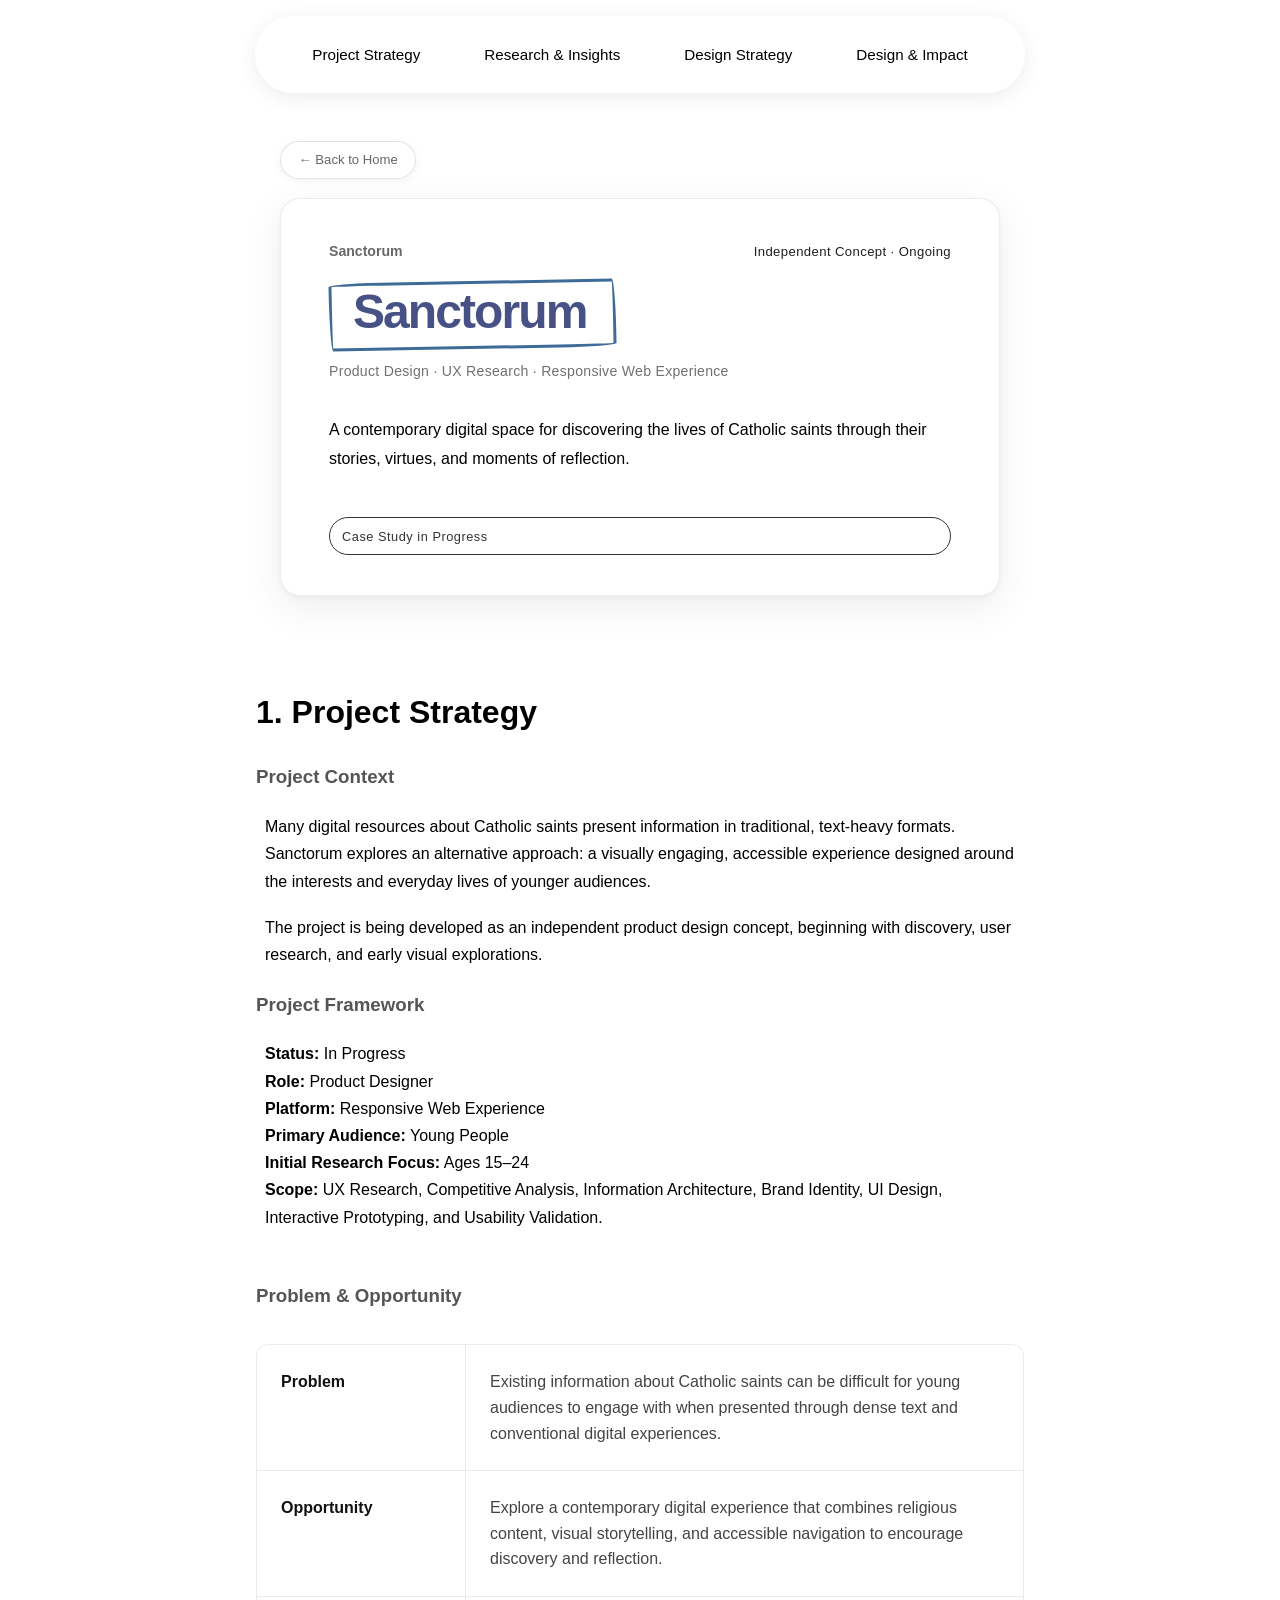
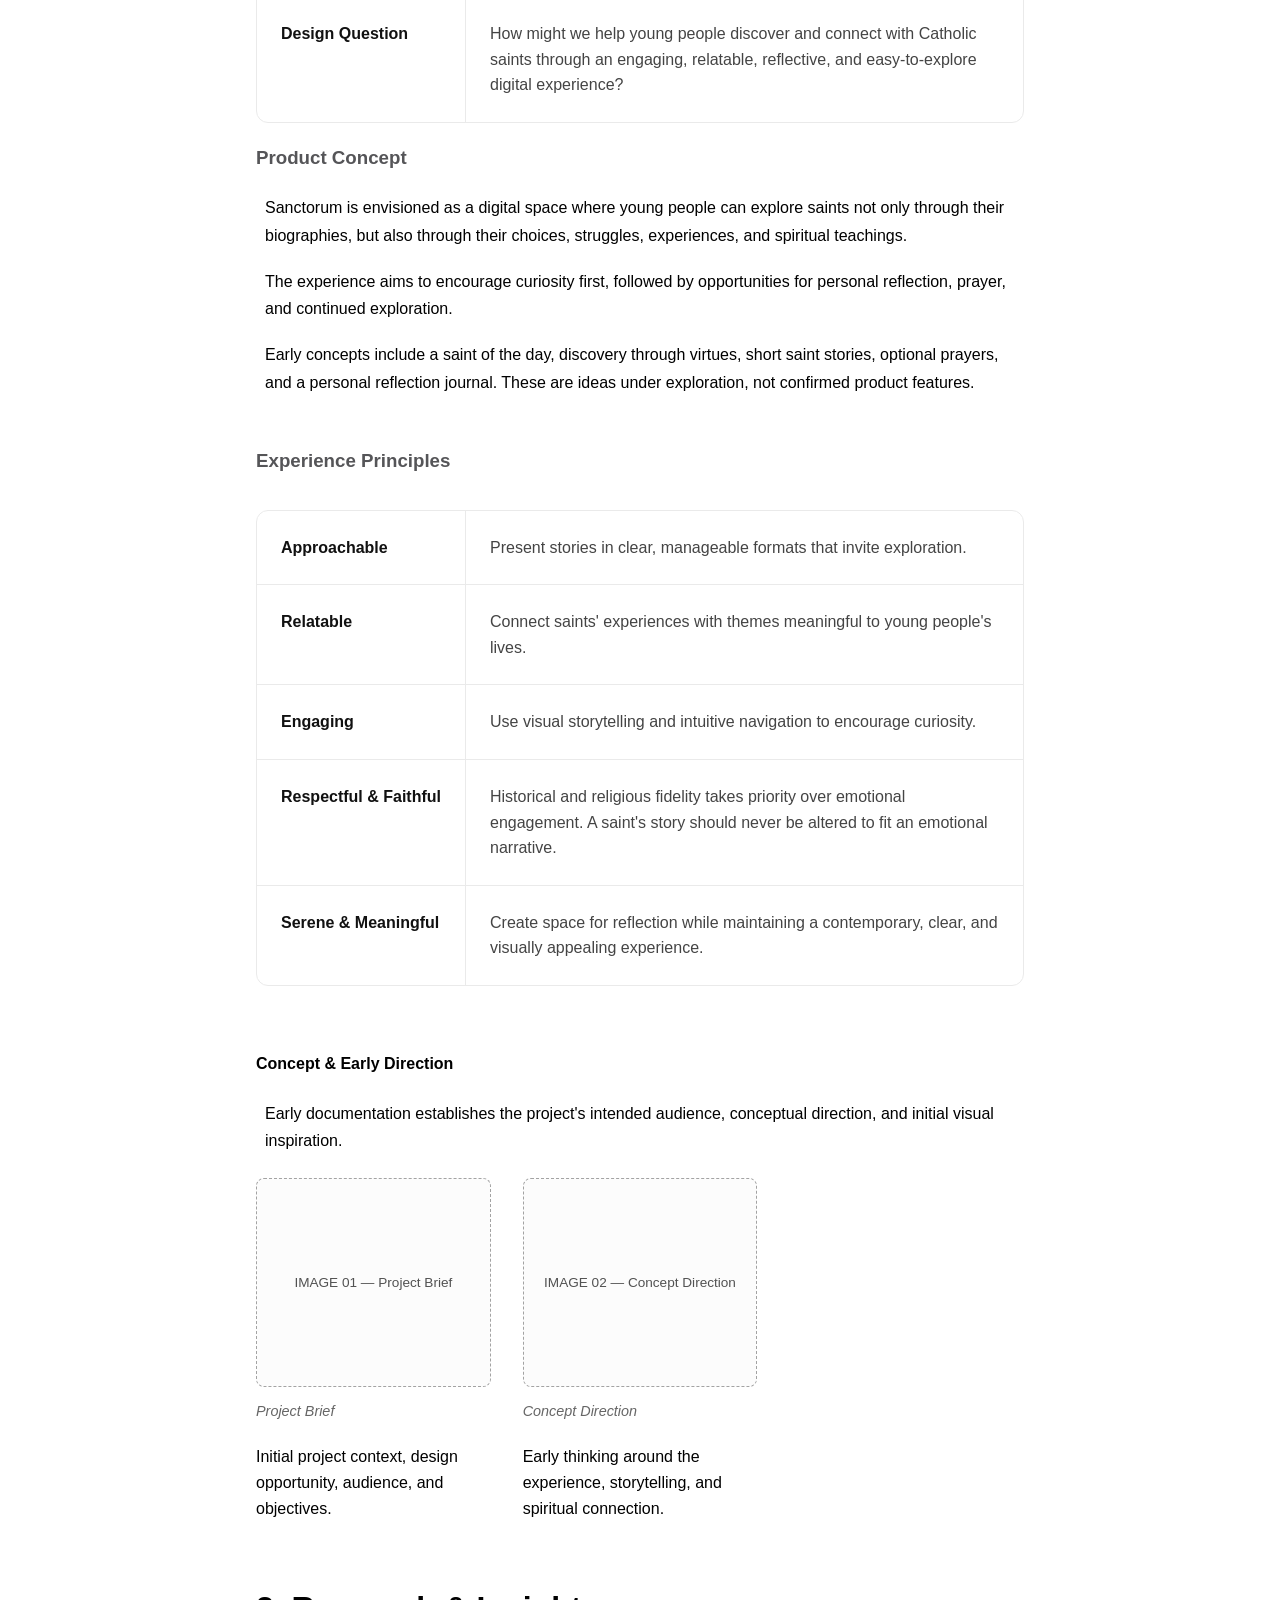
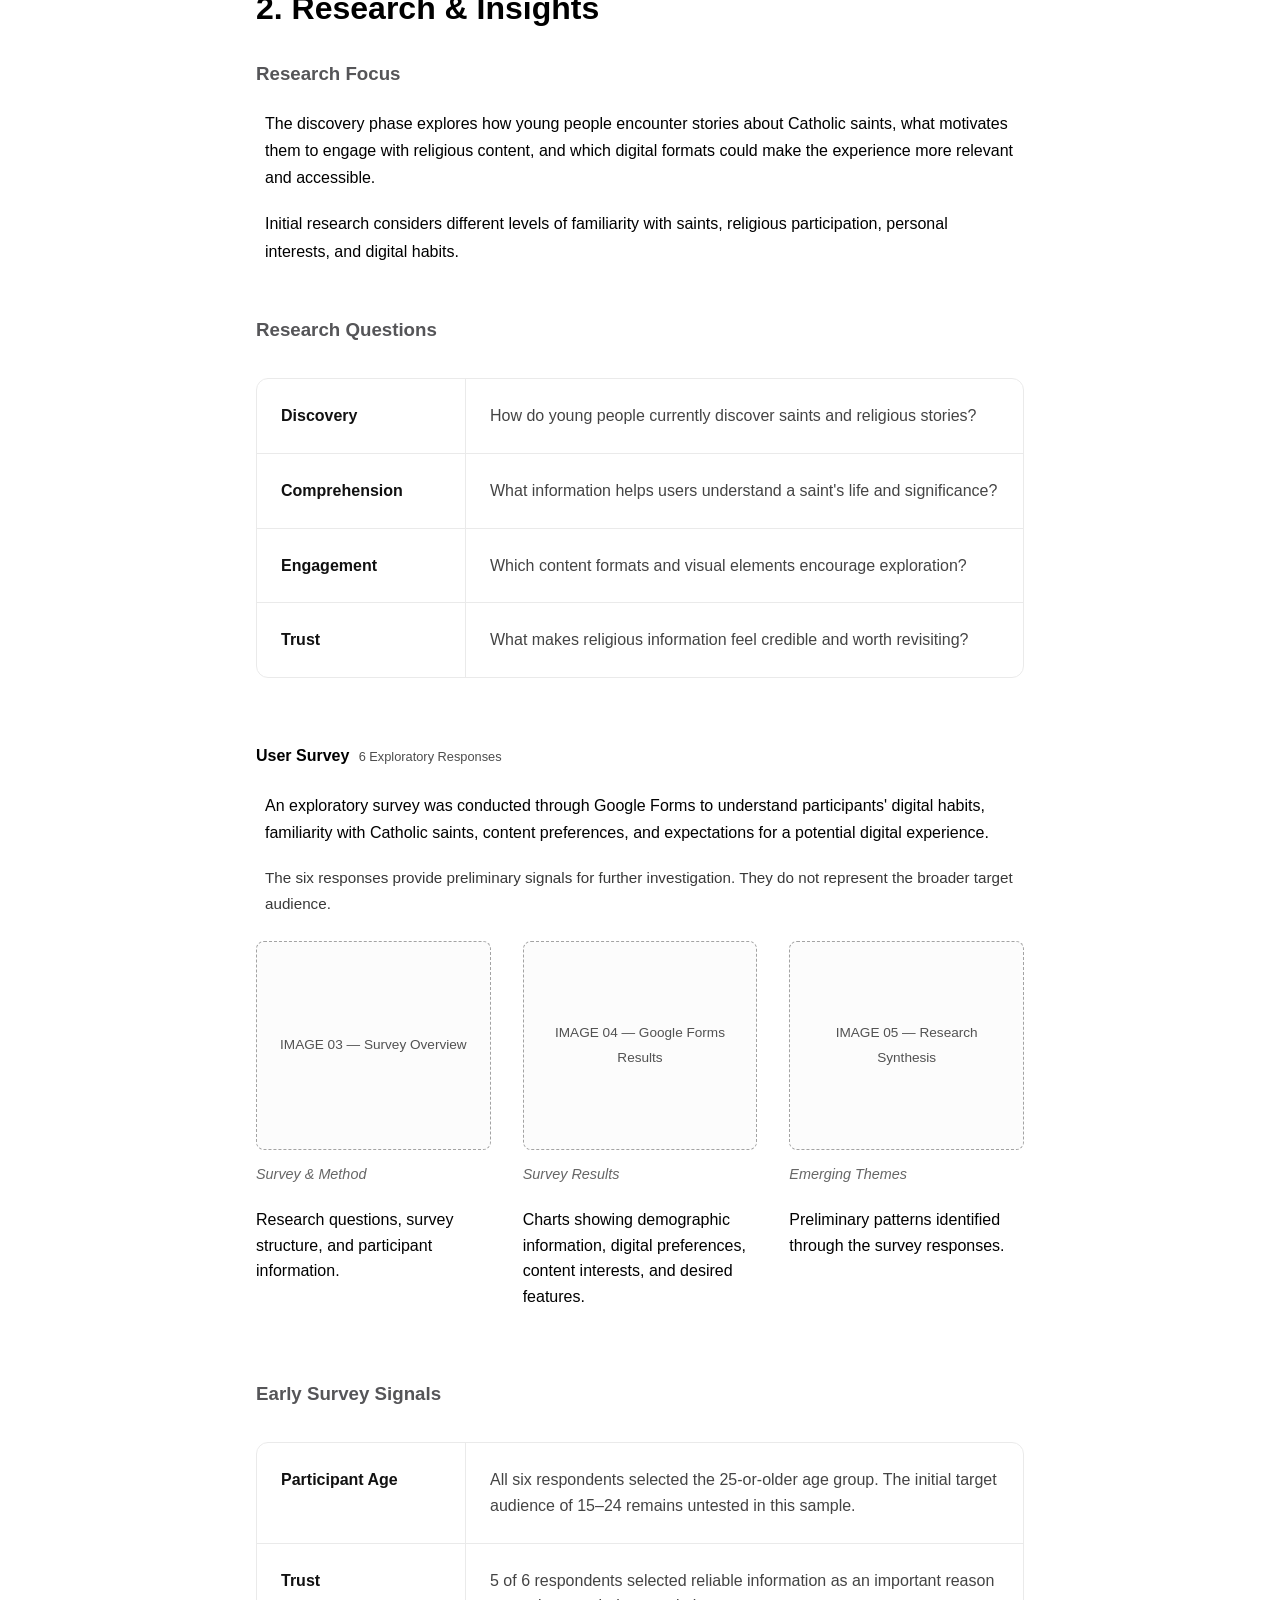
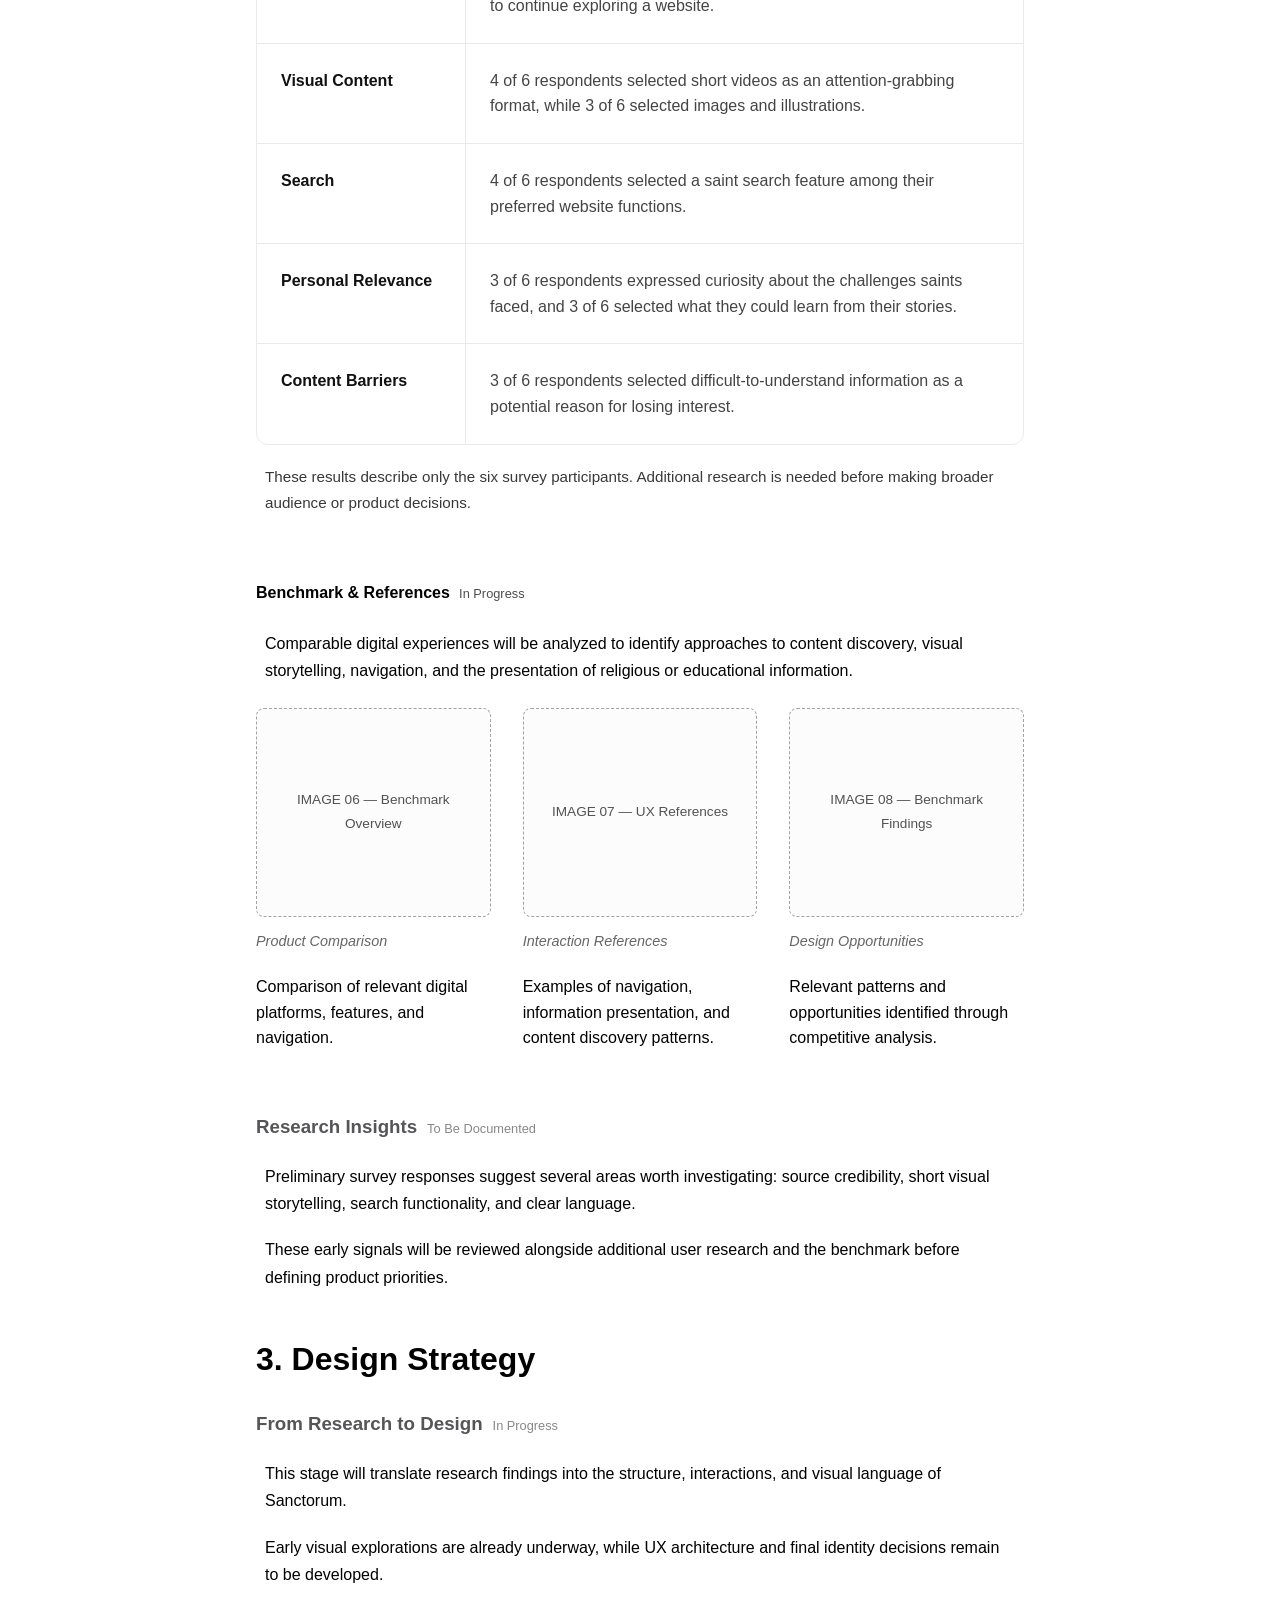
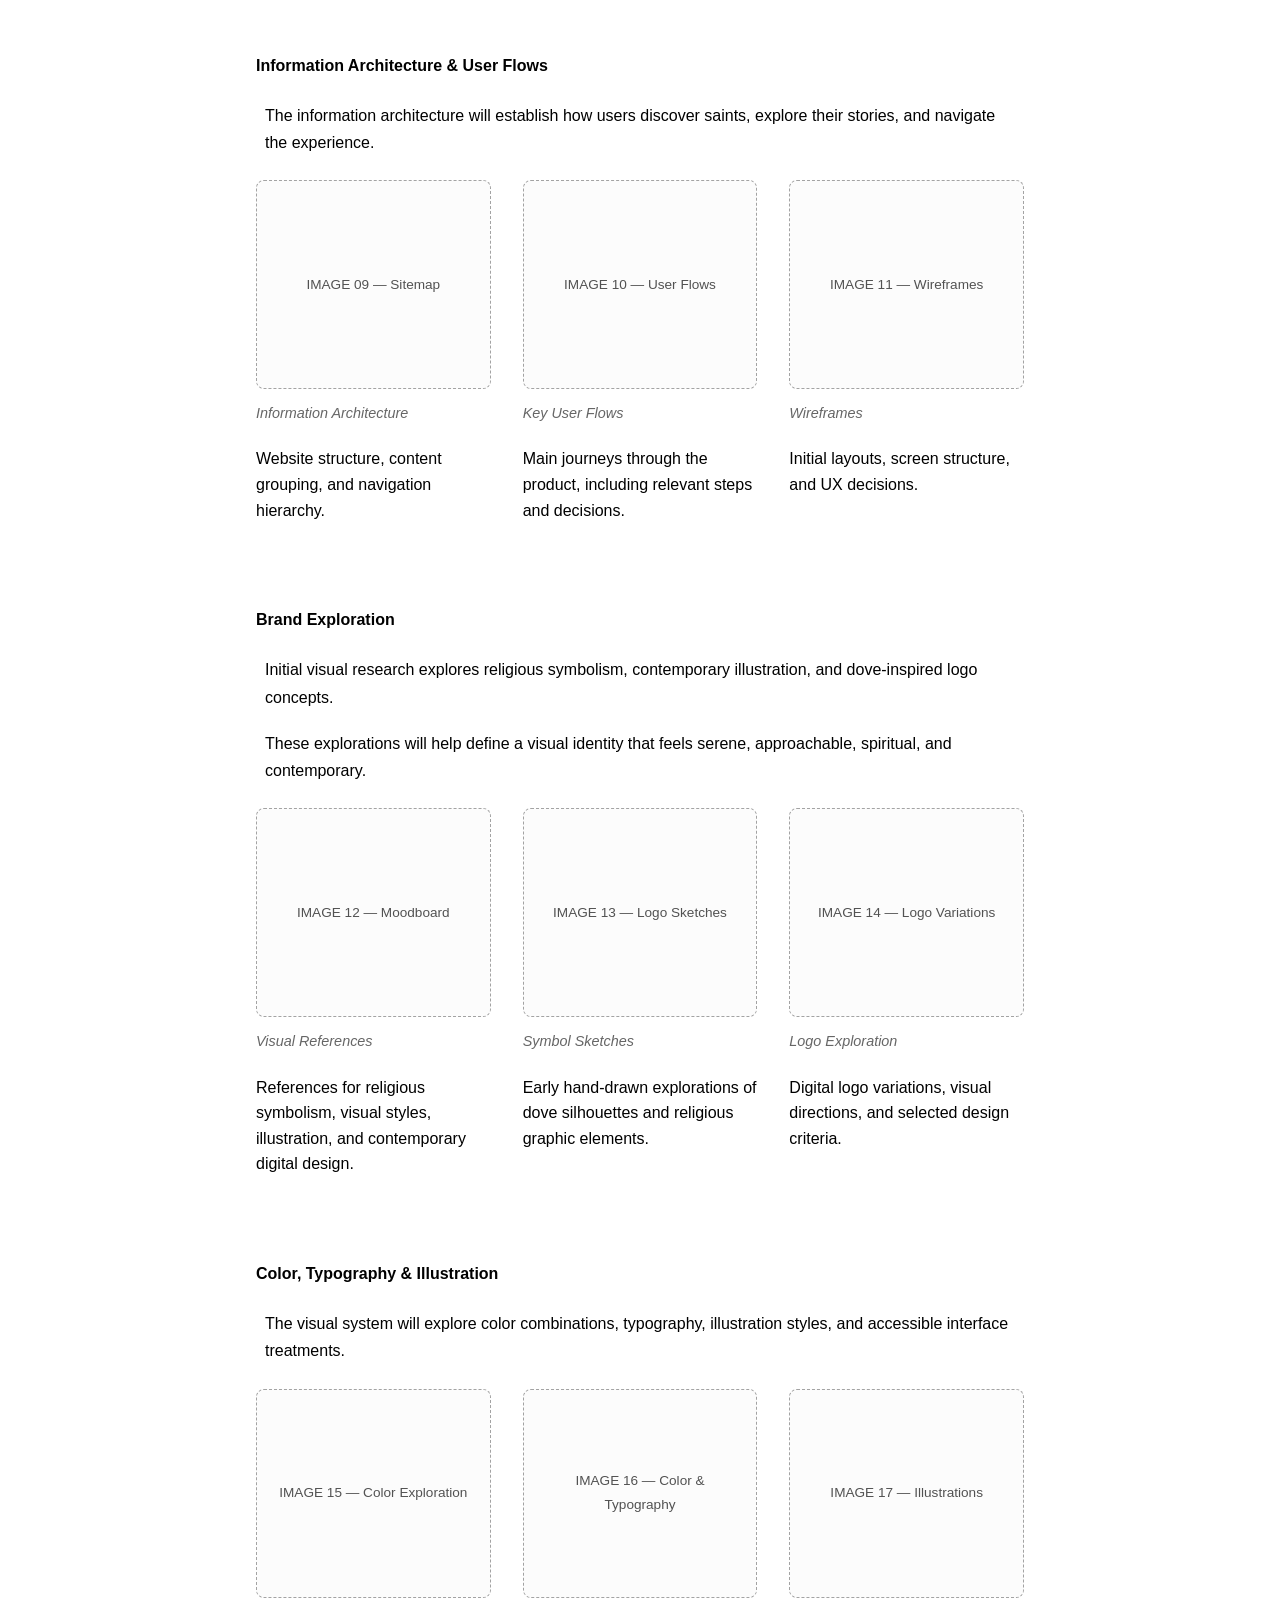
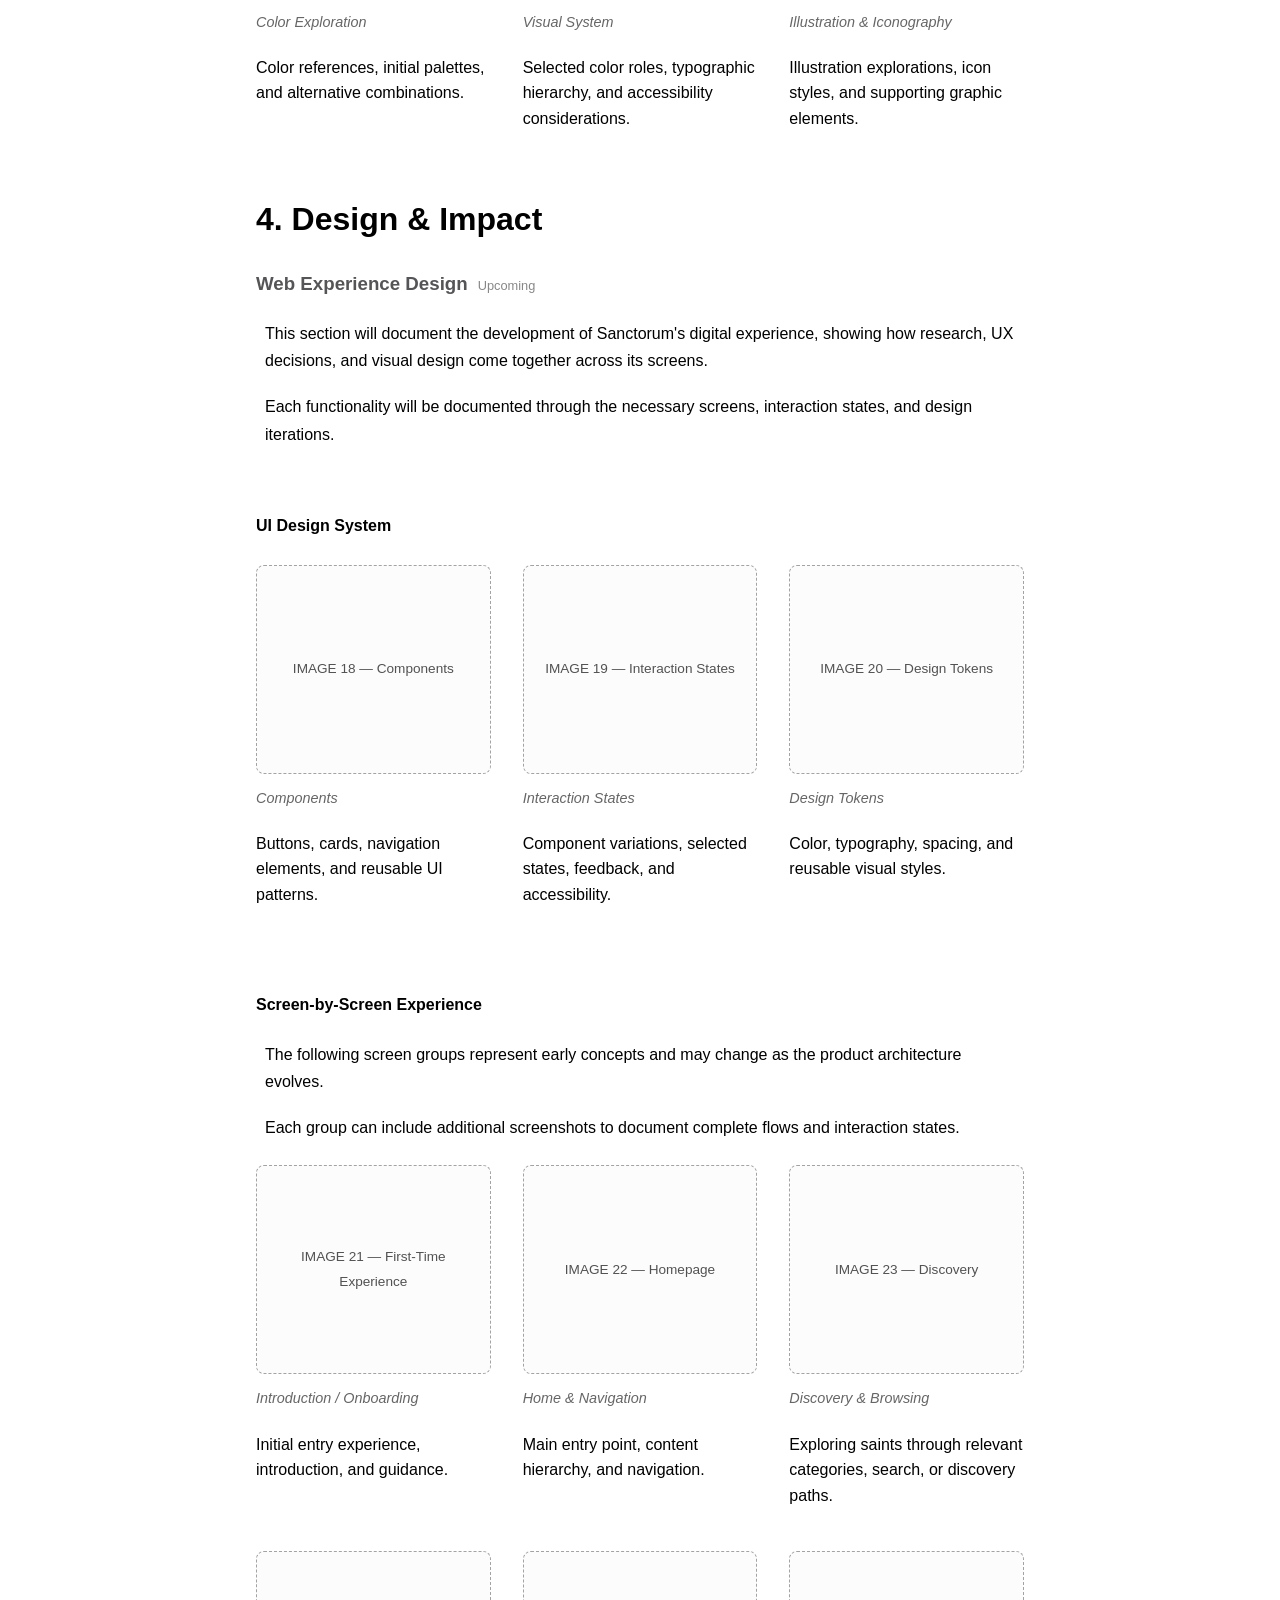
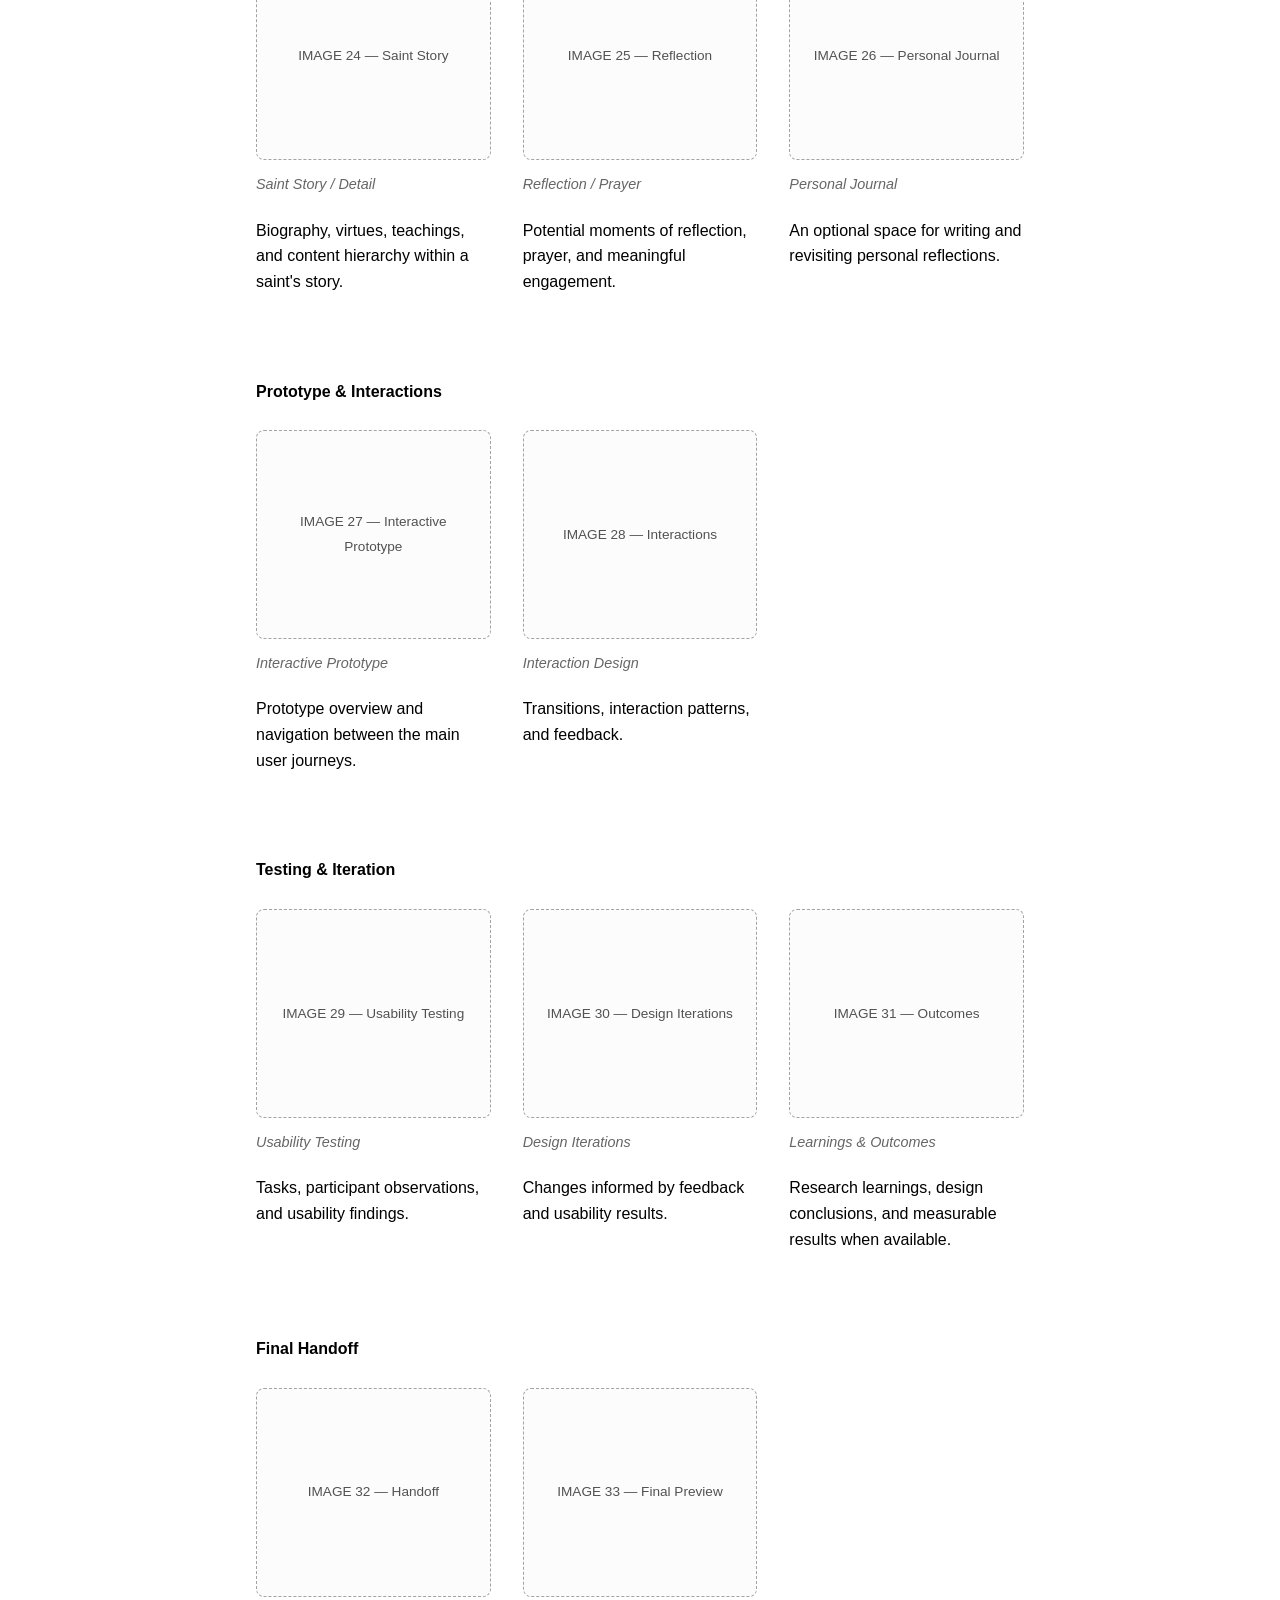
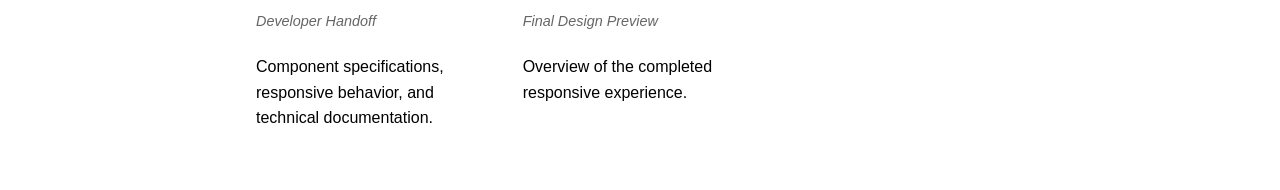
<file: projects/santos-catolicos.html>
<!DOCTYPE html>
<html lang="en">
<head>
  <meta charset="UTF-8" />
  <meta name="viewport" content="width=device-width, initial-scale=1.0" />
  <meta name="description" content="Sanctorum — an in-progress UX/UI case study exploring a contemporary way for young people to connect with Catholic saints." />
  <title>Sanctorum — Product Design Case Study</title>

  <link rel="stylesheet" href="./projects.css" />

  <!-- Add the favicon when the logo is finalized. -->
</head>

<body>

  <!-- NAVBAR -->

  <header class="mirror-navbar">
    <div class="nav-container">

      <button
        class="nav-toggle"
        id="nav-toggle"
        aria-label="Open navigation"
        aria-expanded="false"
        aria-controls="side-nav"
      >
        <span></span>
        <span></span>
        <span></span>
      </button>

      <nav class="nav-menu" id="side-nav">
        <ul>
          <li>
            <a href="#research" class="nav-link">
              Project Strategy
            </a>
          </li>
          <li>
            <a href="#ideation" class="nav-link">
              Research &amp; Insights
            </a>
          </li>
          <li>
            <a href="#design" class="nav-link">
              Design Strategy
            </a>
          </li>
          <li>
            <a href="#validation" class="nav-link">
              Design &amp; Impact
            </a>
          </li>
        </ul>
      </nav>

    </div>
  </header>


  <!-- HERO -->

  <section class="project-hero">

    <a href="../index.html" class="back-arrow">
      ← Back to Home
    </a>

    <div class="hero-card">

      <div class="hero-card__top">

        <!-- ADD FINAL SANCTORUM LOGO HERE -->

        <span class="hero-card__client">
          Sanctorum
        </span>

        <span class="hero-card__date">
          Independent Concept · Ongoing
        </span>

      </div>

      <h1>
        <span class="titulo-ovalo">
          Sanctorum
        </span>
      </h1>

      <p class="hero-card__tagline">
        Product Design · UX Research · Responsive Web Experience
      </p>

      <p>
        A contemporary digital space for discovering
        the lives of Catholic saints through their stories,
        virtues, and moments of reflection.
      </p>

      <span class="sanctorum-progress">
        Case Study in Progress
      </span>

    </div>
  </section>


  <!-- ========================================= -->
  <!-- 01. PROJECT STRATEGY                     -->
  <!-- FIGMA: BRIEF Y CONCEPTO                  -->
  <!-- ========================================= -->

  <section class="project-description" id="research">

    <h2>1. Project Strategy</h2>

    <!-- PROJECT CONTEXT -->

    <div class="context">

      <h3>Project Context</h3>

      <p>
        Many digital resources about Catholic saints
        present information in traditional, text-heavy
        formats. Sanctorum explores an alternative approach:
        a visually engaging, accessible experience
        designed around the interests and everyday
        lives of younger audiences.
      </p>

      <p>
        The project is being developed as an independent
        product design concept, beginning with discovery,
        user research, and early visual explorations.
      </p>

    </div>


    <!-- PROJECT FRAMEWORK -->

    <div class="user-infraestructure">

      <h3>Project Framework</h3>

      <p>
        <strong>Status:</strong> In Progress
        <br />

        <strong>Role:</strong> Product Designer
        <br />

        <strong>Platform:</strong> Responsive Web Experience
        <br />

        <strong>Primary Audience:</strong> Young People
        <br />

        <strong>Initial Research Focus:</strong> Ages 15–24
        <br />

        <strong>Scope:</strong>
        UX Research, Competitive Analysis,
        Information Architecture, Brand Identity,
        UI Design, Interactive Prototyping,
        and Usability Validation.
      </p>

    </div>


    <!-- PROBLEM & OPPORTUNITY -->

    <div class="benchmark-section">

      <h3>Problem &amp; Opportunity</h3>

      <div class="table-container">
        <table class="impact-table">

          <tr>
            <td class="brand-col">
              <strong>Problem</strong>
            </td>

            <td>
              Existing information about Catholic saints
              can be difficult for young audiences to
              engage with when presented through dense
              text and conventional digital experiences.
            </td>
          </tr>

          <tr>
            <td class="brand-col">
              <strong>Opportunity</strong>
            </td>

            <td>
              Explore a contemporary digital experience
              that combines religious content, visual
              storytelling, and accessible navigation
              to encourage discovery and reflection.
            </td>
          </tr>

          <tr>
            <td class="brand-col">
              <strong>Design Question</strong>
            </td>

            <td>
              How might we help young people discover
              and connect with Catholic saints through
              an engaging, relatable, reflective,
              and easy-to-explore digital experience?
            </td>
          </tr>

        </table>
      </div>

    </div>


    <!-- PRODUCT CONCEPT -->

    <div class="context">

      <h3>Product Concept</h3>

      <p>
        Sanctorum is envisioned as a digital space
        where young people can explore saints not
        only through their biographies, but also
        through their choices, struggles,
        experiences, and spiritual teachings.
      </p>

      <p>
        The experience aims to encourage curiosity
        first, followed by opportunities for personal
        reflection, prayer, and continued exploration.
      </p>

      <p>
        Early concepts include a saint of the day,
        discovery through virtues, short saint stories,
        optional prayers, and a personal reflection
        journal. These are ideas under exploration,
        not confirmed product features.
      </p>

    </div>


    <!-- EXPERIENCE PRINCIPLES -->

    <div class="benchmark-section">

      <h3>Experience Principles</h3>

      <div class="table-container">
        <table class="impact-table">

          <tr>
            <td class="brand-col">
              <strong>Approachable</strong>
            </td>

            <td>
              Present stories in clear, manageable
              formats that invite exploration.
            </td>
          </tr>

          <tr>
            <td class="brand-col">
              <strong>Relatable</strong>
            </td>

            <td>
              Connect saints' experiences with themes
              meaningful to young people's lives.
            </td>
          </tr>

          <tr>
            <td class="brand-col">
              <strong>Engaging</strong>
            </td>

            <td>
              Use visual storytelling and intuitive
              navigation to encourage curiosity.
            </td>
          </tr>

          <tr>
            <td class="brand-col">
              <strong>Respectful &amp; Faithful</strong>
            </td>

            <td>
              Historical and religious fidelity
              takes priority over emotional engagement.
              A saint's story should never be altered
              to fit an emotional narrative.
            </td>
          </tr>

          <tr>
            <td class="brand-col">
              <strong>Serene &amp; Meaningful</strong>
            </td>

            <td>
              Create space for reflection while
              maintaining a contemporary, clear,
              and visually appealing experience.
            </td>
          </tr>

        </table>
      </div>

    </div>


    <!-- CONCEPT IMAGES -->

    <div class="gallery-block">

      <h4>Concept &amp; Early Direction</h4>

      <p>
        Early documentation establishes the project's
        intended audience, conceptual direction,
        and initial visual inspiration.
      </p>

      <div class="references-grid">

        <!-- IMAGE 01 -->

        <div class="grid-item sanctorum-grid-item">

          <div class="sanctorum-placeholder">
            IMAGE 01 — Project Brief
          </div>

          <!-- REPLACE THE PLACEHOLDER WITH:
          <img
            src="../assets/sanctorum/project-brief.png"
            alt="Sanctorum project brief"
          />
          -->

          <span>Project Brief</span>

          <p>
            Initial project context, design opportunity,
            audience, and objectives.
          </p>

        </div>


        <!-- IMAGE 02 -->

        <div class="grid-item sanctorum-grid-item">

          <div class="sanctorum-placeholder">
            IMAGE 02 — Concept Direction
          </div>

          <!-- REPLACE WITH YOUR FIGMA CAPTURE -->

          <span>Concept Direction</span>

          <p>
            Early thinking around the experience,
            storytelling, and spiritual connection.
          </p>

        </div>

      </div>
    </div>

  </section>


  <!-- ========================================= -->
  <!-- 02. RESEARCH & INSIGHTS                  -->
  <!-- FIGMA: INVESTIGACIÓN Y BENCHMARK         -->
  <!-- ========================================= -->

  <section class="project-description" id="ideation">

    <h2>2. Research &amp; Insights</h2>


    <!-- RESEARCH FOCUS -->

    <div class="context">

      <h3>Research Focus</h3>

      <p>
        The discovery phase explores how young people
        encounter stories about Catholic saints,
        what motivates them to engage with religious
        content, and which digital formats could make
        the experience more relevant and accessible.
      </p>

      <p>
        Initial research considers different levels
        of familiarity with saints, religious participation,
        personal interests, and digital habits.
      </p>

    </div>


    <!-- RESEARCH QUESTIONS -->

    <div class="benchmark-section">

      <h3>Research Questions</h3>

      <div class="table-container">
        <table class="impact-table">

          <tr>
            <td class="brand-col">
              <strong>Discovery</strong>
            </td>

            <td>
              How do young people currently
              discover saints and religious stories?
            </td>
          </tr>

          <tr>
            <td class="brand-col">
              <strong>Comprehension</strong>
            </td>

            <td>
              What information helps users understand
              a saint's life and significance?
            </td>
          </tr>

          <tr>
            <td class="brand-col">
              <strong>Engagement</strong>
            </td>

            <td>
              Which content formats and visual elements
              encourage exploration?
            </td>
          </tr>

          <tr>
            <td class="brand-col">
              <strong>Trust</strong>
            </td>

            <td>
              What makes religious information
              feel credible and worth revisiting?
            </td>
          </tr>

        </table>
      </div>

    </div>


    <!-- USER SURVEY -->

    <div class="gallery-block sanctorum-stage">

      <h4>
        User Survey
        <span class="sanctorum-status">
          6 Exploratory Responses
        </span>
      </h4>

      <p>
        An exploratory survey was conducted through
        Google Forms to understand participants'
        digital habits, familiarity with Catholic saints,
        content preferences, and expectations
        for a potential digital experience.
      </p>

      <p class="sanctorum-note">
        The six responses provide preliminary signals
        for further investigation. They do not represent
        the broader target audience.
      </p>


      <!-- SURVEY IMAGES -->

      <div class="references-grid">

        <!-- IMAGE 03 -->

        <div class="grid-item sanctorum-grid-item">

          <div class="sanctorum-placeholder">
            IMAGE 03 — Survey Overview
          </div>

          <span>Survey &amp; Method</span>

          <p>
            Research questions, survey structure,
            and participant information.
          </p>

        </div>


        <!-- IMAGE 04 -->

        <div class="grid-item sanctorum-grid-item">

          <div class="sanctorum-placeholder">
            IMAGE 04 — Google Forms Results
          </div>

          <span>Survey Results</span>

          <p>
            Charts showing demographic information,
            digital preferences, content interests,
            and desired features.
          </p>

        </div>


        <!-- IMAGE 05 -->

        <div class="grid-item sanctorum-grid-item">

          <div class="sanctorum-placeholder">
            IMAGE 05 — Research Synthesis
          </div>

          <span>Emerging Themes</span>

          <p>
            Preliminary patterns identified
            through the survey responses.
          </p>

        </div>

      </div>


      <!-- SURVEY RESULTS -->

      <div class="benchmark-section">

        <h3>Early Survey Signals</h3>

        <div class="table-container">
          <table class="impact-table">

            <tr>
              <td class="brand-col">
                <strong>Participant Age</strong>
              </td>

              <td>
                All six respondents selected
                the 25-or-older age group.
                The initial target audience of
                15–24 remains untested in this sample.
              </td>
            </tr>

            <tr>
              <td class="brand-col">
                <strong>Trust</strong>
              </td>

              <td>
                5 of 6 respondents selected
                reliable information as an important
                reason to continue exploring a website.
              </td>
            </tr>

            <tr>
              <td class="brand-col">
                <strong>Visual Content</strong>
              </td>

              <td>
                4 of 6 respondents selected short videos
                as an attention-grabbing format,
                while 3 of 6 selected images
                and illustrations.
              </td>
            </tr>

            <tr>
              <td class="brand-col">
                <strong>Search</strong>
              </td>

              <td>
                4 of 6 respondents selected
                a saint search feature among
                their preferred website functions.
              </td>
            </tr>

            <tr>
              <td class="brand-col">
                <strong>Personal Relevance</strong>
              </td>

              <td>
                3 of 6 respondents expressed curiosity
                about the challenges saints faced,
                and 3 of 6 selected what they
                could learn from their stories.
              </td>
            </tr>

            <tr>
              <td class="brand-col">
                <strong>Content Barriers</strong>
              </td>

              <td>
                3 of 6 respondents selected
                difficult-to-understand information
                as a potential reason for losing interest.
              </td>
            </tr>

          </table>
        </div>

        <p class="sanctorum-note">
          These results describe only the six
          survey participants. Additional research
          is needed before making broader
          audience or product decisions.
        </p>

      </div>

    </div>


    <!-- BENCHMARK -->

    <div class="gallery-block sanctorum-stage">

      <h4>
        Benchmark &amp; References
        <span class="sanctorum-status">
          In Progress
        </span>
      </h4>

      <p>
        Comparable digital experiences will be
        analyzed to identify approaches to content
        discovery, visual storytelling, navigation,
        and the presentation of religious
        or educational information.
      </p>

      <div class="references-grid">

        <!-- IMAGE 06 -->

        <div class="grid-item sanctorum-grid-item">

          <div class="sanctorum-placeholder">
            IMAGE 06 — Benchmark Overview
          </div>

          <span>Product Comparison</span>

          <p>
            Comparison of relevant digital
            platforms, features, and navigation.
          </p>

        </div>


        <!-- IMAGE 07 -->

        <div class="grid-item sanctorum-grid-item">

          <div class="sanctorum-placeholder">
            IMAGE 07 — UX References
          </div>

          <span>Interaction References</span>

          <p>
            Examples of navigation,
            information presentation,
            and content discovery patterns.
          </p>

        </div>


        <!-- IMAGE 08 -->

        <div class="grid-item sanctorum-grid-item">

          <div class="sanctorum-placeholder">
            IMAGE 08 — Benchmark Findings
          </div>

          <span>Design Opportunities</span>

          <p>
            Relevant patterns and opportunities
            identified through competitive analysis.
          </p>

        </div>

      </div>

    </div>


    <!-- RESEARCH INSIGHTS -->

    <div class="context">

      <h3>
        Research Insights
        <span class="sanctorum-status">
          To Be Documented
        </span>
      </h3>

      <p>
        Preliminary survey responses suggest
        several areas worth investigating:
        source credibility, short visual storytelling,
        search functionality, and clear language.
      </p>

      <p>
        These early signals will be reviewed
        alongside additional user research and
        the benchmark before defining
        product priorities.
      </p>

    </div>

  </section>


  <!-- ========================================= -->
  <!-- 03. DESIGN STRATEGY                     -->
  <!-- FIGMA: ARQUITECTURA UX + UI VISUAL       -->
  <!-- ========================================= -->

  <section
    class="project-description prototype-section"
    id="design"
  >

    <h2>3. Design Strategy</h2>


    <!-- DESIGN APPROACH -->

    <div class="context">

      <h3>
        From Research to Design
        <span class="sanctorum-status">
          In Progress
        </span>
      </h3>

      <p>
        This stage will translate research
        findings into the structure, interactions,
        and visual language of Sanctorum.
      </p>

      <p>
        Early visual explorations are already
        underway, while UX architecture and
        final identity decisions remain
        to be developed.
      </p>

    </div>


    <!-- INFORMATION ARCHITECTURE -->

    <div class="gallery-block sanctorum-stage">

      <h4>Information Architecture &amp; User Flows</h4>

      <p>
        The information architecture will establish
        how users discover saints, explore their
        stories, and navigate the experience.
      </p>

      <div class="references-grid">

        <!-- IMAGE 09 -->

        <div class="grid-item sanctorum-grid-item">

          <div class="sanctorum-placeholder">
            IMAGE 09 — Sitemap
          </div>

          <span>Information Architecture</span>

          <p>
            Website structure, content grouping,
            and navigation hierarchy.
          </p>

        </div>


        <!-- IMAGE 10 -->

        <div class="grid-item sanctorum-grid-item">

          <div class="sanctorum-placeholder">
            IMAGE 10 — User Flows
          </div>

          <span>Key User Flows</span>

          <p>
            Main journeys through the product,
            including relevant steps and decisions.
          </p>

        </div>


        <!-- IMAGE 11 -->

        <div class="grid-item sanctorum-grid-item">

          <div class="sanctorum-placeholder">
            IMAGE 11 — Wireframes
          </div>

          <span>Wireframes</span>

          <p>
            Initial layouts, screen structure,
            and UX decisions.
          </p>

        </div>

      </div>

    </div>


    <!-- VISUAL EXPLORATION -->

    <div class="gallery-block sanctorum-stage">

      <h4>Brand Exploration</h4>

      <p>
        Initial visual research explores
        religious symbolism, contemporary
        illustration, and dove-inspired
        logo concepts.
      </p>

      <p>
        These explorations will help define
        a visual identity that feels serene,
        approachable, spiritual,
        and contemporary.
      </p>

      <div class="references-grid">

        <!-- IMAGE 12 -->

        <div class="grid-item sanctorum-grid-item">

          <div class="sanctorum-placeholder">
            IMAGE 12 — Moodboard
          </div>

          <span>Visual References</span>

          <p>
            References for religious symbolism,
            visual styles, illustration,
            and contemporary digital design.
          </p>

        </div>


        <!-- IMAGE 13 -->

        <div class="grid-item sanctorum-grid-item">

          <div class="sanctorum-placeholder">
            IMAGE 13 — Logo Sketches
          </div>

          <span>Symbol Sketches</span>

          <p>
            Early hand-drawn explorations
            of dove silhouettes and
            religious graphic elements.
          </p>

        </div>


        <!-- IMAGE 14 -->

        <div class="grid-item sanctorum-grid-item">

          <div class="sanctorum-placeholder">
            IMAGE 14 — Logo Variations
          </div>

          <span>Logo Exploration</span>

          <p>
            Digital logo variations,
            visual directions, and
            selected design criteria.
          </p>

        </div>

      </div>

    </div>


    <!-- COLOR AND TYPOGRAPHY -->

    <div class="gallery-block sanctorum-stage">

      <h4>Color, Typography &amp; Illustration</h4>

      <p>
        The visual system will explore
        color combinations, typography,
        illustration styles, and accessible
        interface treatments.
      </p>

      <div class="references-grid">

        <!-- IMAGE 15 -->

        <div class="grid-item sanctorum-grid-item">

          <div class="sanctorum-placeholder">
            IMAGE 15 — Color Exploration
          </div>

          <span>Color Exploration</span>

          <p>
            Color references, initial palettes,
            and alternative combinations.
          </p>

        </div>


        <!-- IMAGE 16 -->

        <div class="grid-item sanctorum-grid-item">

          <div class="sanctorum-placeholder">
            IMAGE 16 — Color &amp; Typography
          </div>

          <span>Visual System</span>

          <p>
            Selected color roles,
            typographic hierarchy,
            and accessibility considerations.
          </p>

        </div>


        <!-- IMAGE 17 -->

        <div class="grid-item sanctorum-grid-item">

          <div class="sanctorum-placeholder">
            IMAGE 17 — Illustrations
          </div>

          <span>Illustration &amp; Iconography</span>

          <p>
            Illustration explorations,
            icon styles, and supporting
            graphic elements.
          </p>

        </div>

      </div>

    </div>

  </section>


  <!-- ========================================= -->
  <!-- 04. DESIGN & IMPACT                     -->
  <!-- FIGMA: UI, PROTOTIPO, TEST, HANDOFF       -->
  <!-- ========================================= -->

  <section class="project-description" id="validation">

    <h2>4. Design &amp; Impact</h2>


    <!-- DESIGN INTRODUCTION -->

    <div class="context">

      <h3>
        Web Experience Design
        <span class="sanctorum-status">
          Upcoming
        </span>
      </h3>

      <p>
        This section will document the
        development of Sanctorum's digital
        experience, showing how research,
        UX decisions, and visual design
        come together across its screens.
      </p>

      <p>
        Each functionality will be documented
        through the necessary screens,
        interaction states, and design iterations.
      </p>

    </div>


    <!-- UI DESIGN SYSTEM -->

    <div class="gallery-block sanctorum-stage">

      <h4>UI Design System</h4>

      <div class="references-grid">

        <!-- IMAGE 18 -->

        <div class="grid-item sanctorum-grid-item">

          <div class="sanctorum-placeholder">
            IMAGE 18 — Components
          </div>

          <span>Components</span>

          <p>
            Buttons, cards, navigation elements,
            and reusable UI patterns.
          </p>

        </div>


        <!-- IMAGE 19 -->

        <div class="grid-item sanctorum-grid-item">

          <div class="sanctorum-placeholder">
            IMAGE 19 — Interaction States
          </div>

          <span>Interaction States</span>

          <p>
            Component variations,
            selected states, feedback,
            and accessibility.
          </p>

        </div>


        <!-- IMAGE 20 -->

        <div class="grid-item sanctorum-grid-item">

          <div class="sanctorum-placeholder">
            IMAGE 20 — Design Tokens
          </div>

          <span>Design Tokens</span>

          <p>
            Color, typography, spacing,
            and reusable visual styles.
          </p>

        </div>

      </div>

    </div>


    <!-- SCREEN BY SCREEN EXPERIENCE -->

    <div class="gallery-block sanctorum-stage">

      <h4>Screen-by-Screen Experience</h4>

      <p>
        The following screen groups represent
        early concepts and may change as
        the product architecture evolves.
      </p>

      <p>
        Each group can include additional
        screenshots to document complete
        flows and interaction states.
      </p>


      <!-- FIRST SCREEN GROUP -->

      <div class="references-grid">

        <!-- IMAGE 21 -->

        <div class="grid-item sanctorum-grid-item">

          <div class="sanctorum-placeholder">
            IMAGE 21 — First-Time Experience
          </div>

          <span>Introduction / Onboarding</span>

          <p>
            Initial entry experience,
            introduction, and guidance.
          </p>

        </div>


        <!-- IMAGE 22 -->

        <div class="grid-item sanctorum-grid-item">

          <div class="sanctorum-placeholder">
            IMAGE 22 — Homepage
          </div>

          <span>Home &amp; Navigation</span>

          <p>
            Main entry point, content
            hierarchy, and navigation.
          </p>

        </div>


        <!-- IMAGE 23 -->

        <div class="grid-item sanctorum-grid-item">

          <div class="sanctorum-placeholder">
            IMAGE 23 — Discovery
          </div>

          <span>Discovery &amp; Browsing</span>

          <p>
            Exploring saints through
            relevant categories, search,
            or discovery paths.
          </p>

        </div>

      </div>


      <!-- SECOND SCREEN GROUP -->

      <div class="references-grid">

        <!-- IMAGE 24 -->

        <div class="grid-item sanctorum-grid-item">

          <div class="sanctorum-placeholder">
            IMAGE 24 — Saint Story
          </div>

          <span>Saint Story / Detail</span>

          <p>
            Biography, virtues,
            teachings, and content
            hierarchy within a saint's story.
          </p>

        </div>


        <!-- IMAGE 25 -->

        <div class="grid-item sanctorum-grid-item">

          <div class="sanctorum-placeholder">
            IMAGE 25 — Reflection
          </div>

          <span>Reflection / Prayer</span>

          <p>
            Potential moments of reflection,
            prayer, and meaningful engagement.
          </p>

        </div>


        <!-- IMAGE 26 -->

        <div class="grid-item sanctorum-grid-item">

          <div class="sanctorum-placeholder">
            IMAGE 26 — Personal Journal
          </div>

          <span>Personal Journal</span>

          <p>
            An optional space for
            writing and revisiting
            personal reflections.
          </p>

        </div>

      </div>

      <!--
        DUPLICATE A GRID ITEM WHEN A FUNCTIONALITY
        REQUIRES MORE SCREENSHOTS.

        EACH SCREEN CAN HAVE ITS OWN:
        - IMAGE
        - TITLE
        - DESCRIPTION
        - DESIGN DECISION
      -->

    </div>


    <!-- PROTOTYPE -->

    <div class="gallery-block sanctorum-stage">

      <h4>Prototype &amp; Interactions</h4>

      <div class="references-grid">

        <!-- IMAGE 27 -->

        <div class="grid-item sanctorum-grid-item">

          <div class="sanctorum-placeholder">
            IMAGE 27 — Interactive Prototype
          </div>

          <span>Interactive Prototype</span>

          <p>
            Prototype overview
            and navigation between
            the main user journeys.
          </p>

        </div>


        <!-- IMAGE 28 -->

        <div class="grid-item sanctorum-grid-item">

          <div class="sanctorum-placeholder">
            IMAGE 28 — Interactions
          </div>

          <span>Interaction Design</span>

          <p>
            Transitions, interaction
            patterns, and feedback.
          </p>

        </div>

      </div>

    </div>


    <!-- TESTING -->

    <div class="gallery-block sanctorum-stage">

      <h4>Testing &amp; Iteration</h4>

      <div class="references-grid">

        <!-- IMAGE 29 -->

        <div class="grid-item sanctorum-grid-item">

          <div class="sanctorum-placeholder">
            IMAGE 29 — Usability Testing
          </div>

          <span>Usability Testing</span>

          <p>
            Tasks, participant observations,
            and usability findings.
          </p>

        </div>


        <!-- IMAGE 30 -->

        <div class="grid-item sanctorum-grid-item">

          <div class="sanctorum-placeholder">
            IMAGE 30 — Design Iterations
          </div>

          <span>Design Iterations</span>

          <p>
            Changes informed by
            feedback and usability results.
          </p>

        </div>


        <!-- IMAGE 31 -->

        <div class="grid-item sanctorum-grid-item">

          <div class="sanctorum-placeholder">
            IMAGE 31 — Outcomes
          </div>

          <span>Learnings &amp; Outcomes</span>

          <p>
            Research learnings,
            design conclusions,
            and measurable results
            when available.
          </p>

        </div>

      </div>

    </div>


    <!-- HANDOFF -->

    <div class="gallery-block sanctorum-stage">

      <h4>Final Handoff</h4>

      <div class="references-grid">

        <!-- IMAGE 32 -->

        <div class="grid-item sanctorum-grid-item">

          <div class="sanctorum-placeholder">
            IMAGE 32 — Handoff
          </div>

          <span>Developer Handoff</span>

          <p>
            Component specifications,
            responsive behavior,
            and technical documentation.
          </p>

        </div>


        <!-- IMAGE 33 -->

        <div class="grid-item sanctorum-grid-item">

          <div class="sanctorum-placeholder">
            IMAGE 33 — Final Preview
          </div>

          <span>Final Design Preview</span>

          <p>
            Overview of the completed
            responsive experience.
          </p>

        </div>

      </div>

    </div>


    <!-- PROTOTYPE LINK -->

    <!--
      ENABLE WHEN THE PROTOTYPE IS READY:

      <div class="project-actions">

        <a
          href="YOUR_FIGMA_PROTOTYPE_URL"
          target="_blank"
          rel="noopener noreferrer"
        >
          View Interactive Prototype ↗
        </a>

      </div>
    -->

  </section>


  <!-- SCROLL TO TOP -->

  <button
    id="scrollToTopBtn"
    aria-label="Back to top"
  >
    ↑
  </button>


  <!-- SCRIPTS -->

  <script src="../js/button.js"></script>
  <script src="nav.js"></script>

</body>
</html>
</file>
<file: css/styles.css>
@import url('https://fonts.googleapis.com/css2?family=Inter:wght@300;400;500;600;700;800&display=swap');

* {
  margin: 0;
  padding: 0;
  box-sizing: border-box;
}

:root {
  --color-bg: #ffffff;
  --color-bg-soft: #f8f9fa;
  --color-bg-subtle: #f1f3f5;
  --color-text: #1a1a2e;
  --color-text-muted: #6b7280;
  --color-text-light: #9ca3af;
  --color-accent: #6366f1;
  --color-accent-dark: #4f46e5;
  --color-accent-light: #e0e7ff;
  --color-border: #e5e7eb;
  --radius: 12px;
  --radius-sm: 8px;
  --shadow-sm: 0 1px 3px rgba(0,0,0,0.08);
  --shadow-md: 0 4px 16px rgba(0,0,0,0.10);
  --shadow-lg: 0 8px 32px rgba(0,0,0,0.12);
}

html { scroll-behavior: smooth; }

body {
  font-family: 'Inter', sans-serif;
  background-color: var(--color-bg);
  color: var(--color-text);
  line-height: 1.6;
  -webkit-font-smoothing: antialiased;
}

a { text-decoration: none; color: inherit; }
img { max-width: 100%; display: block; }

/* ---- NAVBAR ---- */

section {
  scroll-margin-top: 120px;
}



/* Palabras destacadas */
.hero h1 .highlight {
  position: relative;
  display: inline-block;
  color: var(--color-accent);
  white-space: nowrap;
}

/* Subrayado orgánico */
.hero h1 .highlight::after {
  content: "";
  position: absolute;

  left: 1%;
  bottom: -5px;

  width: 98%;
  height: 5px;

  background: var(--color-accent);

  /* Curvatura ligera */
  border-radius: 50% 45% 55% 40% /
                 70% 60% 80% 65%;

  clip-path: polygon(
    0% 45%,
    15% 25%,
    40% 35%,
    65% 15%,
    85% 30%,
    100% 45%,
    100% 85%,
    70% 75%,
    35% 90%,
    0% 80%
  );

  opacity: 0.8;
  pointer-events: none;
}

/* Variación para built */
.hero h1 .highlight:nth-of-type(2)::after {
  height: 4px;
  clip-path: polygon(
    0% 35%,
    25% 20%,
    55% 40%,
    80% 25%,
    100% 40%,
    100% 85%,
    60% 75%,
    30% 90%,
    0% 80%
  );
}


/* ==================================
   HERO — AJUSTES MOBILE
================================== */

@media (max-width: 768px) {


  /* Ocultar subrayado personalizado en móvil */
  .hero h1 .highlight::after {
    display: none;
  }

  /* Subrayado nativo para móvil */
  .hero h1 .highlight {
    text-decoration: underline;
    text-decoration-color: var(--color-accent);
    text-decoration-thickness: 2px;
    text-underline-offset: 5px;
  }
}





/* ---- NAVBAR ---- */

.navbar {
  position: fixed;
  top: 0;
  left: 0;
  right: 0;
  z-index: 100;
  background: rgba(255,255,255,0.92);
  backdrop-filter: blur(12px);
  border-bottom: 1px solid var(--color-border);
  transition: box-shadow 0.3s ease;
}

.navbar.scrolled {
  box-shadow: var(--shadow-sm);
}

/* Contenedor */
.navbar-inner {
  max-width: 1100px;
  margin: 0 auto;
  padding: 0 24px;
  height: 76px;

  display: flex;
  align-items: center;
  justify-content: space-between;
}

/* Logotipo */
.navbar-logo {
  font-size: 1.5rem;
  font-weight: 700;
  color: var(--color-text);
  letter-spacing: -0.5px;
}

.navbar-logo span {
  color: var(--color-accent);
}

/* Hover */
.navbar-logo:hover {
  color: var(--color-accent);
}


/* Navegación */
.navbar-links {
  display: flex;
  align-items: center;
  gap: 36px;
  list-style: none;
}

.navbar-links a {
  font-size: 1rem;
  font-weight: 500;
  color: var(--color-text-muted);
  transition: color 0.2s;
}
.navbar-links a:hover {
  color: #4338CA;
}






/* ==================================
   NAVBAR — CORCHETES EDITORIALES
================================== */

/* Separación entre enlaces */
.navbar-links {
  gap: 48px;
}

/* Solo enlaces de navegación */
.navbar-links a:not(.btn-primary):not(.navbar-cta) {
  position: relative;
  transition: color 0.25s ease;
}

/* Corchetes editoriales */
.navbar-links a:not(.btn-primary):not(.navbar-cta)::before,
.navbar-links a:not(.btn-primary):not(.navbar-cta)::after {
  position: absolute;
  top: 50%;

  color: #6366F1;
  font-weight: 600;
  font-size: 1rem;
  line-height: 1;

  opacity: 0;
  pointer-events: none;

  transition:
    opacity 0.25s ease,
    transform 0.25s ease;
}

/* Corchete izquierdo */
.navbar-links a:not(.btn-primary):not(.navbar-cta)::before {
  content: "[";
  left: -19px;
  transform: translate(4px, -50%);
}

/* Corchete derecho */
.navbar-links a:not(.btn-primary):not(.navbar-cta)::after {
  content: "]";
  right: -18px;
  transform: translate(-4px, -50%);
}

/* Hover del texto */
.navbar-links a:not(.btn-primary):not(.navbar-cta):hover {
  color: #4338CA;
}

/* Aparición de los corchetes */
.navbar-links a:not(.btn-primary):not(.navbar-cta):hover::before,
.navbar-links a:not(.btn-primary):not(.navbar-cta):hover::after,
.navbar-links a:not(.btn-primary):not(.navbar-cta):focus-visible::before,
.navbar-links a:not(.btn-primary):not(.navbar-cta):focus-visible::after {
  opacity: 1;
  transform: translate(0, -50%);
}

/* Accesibilidad con teclado */
.navbar-links a:not(.btn-primary):not(.navbar-cta):focus-visible {
  color: #4338CA;
  outline-offset: 5px;
}

/* Movimiento reducido */
@media (prefers-reduced-motion: reduce) {
  .navbar-links a:not(.btn-primary):not(.navbar-cta),
  .navbar-links a:not(.btn-primary):not(.navbar-cta)::before,
  .navbar-links a:not(.btn-primary):not(.navbar-cta)::after {
    transition: none;
  }
}











/* Botón principal */
.navbar-cta {
  background: var(--color-accent) !important;
  color: #fff !important;
  padding: 12px 22px;
  border-radius: 8px;
  font-weight: 600 !important;
  font-size: 0.95rem !important;
  transition: background 0.2s, transform 0.15s !important;
}

.navbar-cta:hover {
  background: var(--color-accent-dark) !important;
  transform: translateY(-1px);
}

/* Menú móvil: conservar estructura */
.navbar-toggle {
  display: none;
  background: none;
  border: none;
  cursor: pointer;
  padding: 4px;
  flex-direction: column;
  gap: 5px;
}

.navbar-toggle span {
  display: block;
  width: 24px;
  height: 2px;
  background: var(--color-text);
  border-radius: 2px;
  transition: all 0.3s;
}

/* ---- HERO ---- */


/* ---- HERO RESPONSIVE ---- */

@media (max-width: 900px) {
  .hero {
    grid-template-columns: 1fr;
    gap: 60px;
    padding-top: 140px;
    padding-bottom: 100px;
  }

  .hero-visual {
    width: 100%;
    max-width: 450px;
    margin: 0 auto;
  }
}

@media (max-width: 600px) {
  .hero {
    padding: 120px 24px 80px;
    gap: 48px;
  }

  .hero h1 {
    font-size: clamp(2rem, 8vw, 2.7rem);
  }

  .hero-stats {
    gap: 20px;
    flex-wrap: wrap;
  }

  .stat-item strong {
    font-size: 1.5rem;
  }

  .stat-item span {
    font-size: 0.75rem;
  }
}



/* ---- HERO ---- */
.hero {
  padding-top: clamp(120px, 14vw, 270px);
  padding-bottom: clamp(100px, 10vw, 200px);

  max-width: 1100px;
  margin: 0 auto;
  padding-left: 24px;
  padding-right: 24px;

  display: grid;
  grid-template-columns: 1.1fr 0.9fr;
  align-items: center;
  gap: 60px;

  min-height: 50vh;
  box-sizing: border-box;
}

.hero-badge {
  display: inline-flex;
  align-items: center;
  gap: 10px;
  background: var(--color-accent-light);
  color: var(--color-accent-dark);
  font-size: 0.9rem;
  font-weight: 600;
  padding: 9px 18px;
  border-radius: 100px;
  margin-bottom: 24px;
  letter-spacing: 0.02em;
}

.hero-badge .dot {
  width: 8px;
  height: 8px;
  background: var(--color-accent);
  border-radius: 50%;
  flex-shrink: 0;
  animation: pulse 2s infinite;
}


@keyframes pulse {
  0%, 100% { opacity: 1; }
  50% { opacity: 0.4; }
}

.hero h1 {
  font-size: 3.2rem;
  font-weight: 800;
  line-height: 1.15;
  letter-spacing: -1.5px;
  color: var(--color-text);
  margin-bottom: 20px;
}

.hero h1 .highlight {
  color: var(--color-accent);
}

.hero p {
  font-size: 1.1rem;
  color: var(--color-text-muted);
  line-height: 1.7;
  margin-bottom: 36px;
  max-width: 440px;
}

.hero-actions {
  display: flex;
  gap: 16px;
  align-items: center;
  flex-wrap: wrap;
}

.btn-primary {
  background: var(--color-accent);
  color: #fff;
  padding: 14px 28px;
  border-radius: var(--radius-sm);
  font-weight: 600;
  font-size: 0.95rem;
  border: none;
  cursor: pointer;
  transition: background 0.2s, transform 0.15s, box-shadow 0.2s;
  display: inline-flex;
  align-items: center;
  gap: 8px;
  font-family: 'Inter', sans-serif;
}

.btn-primary:hover {
  background: var(--color-accent-dark);
  transform: translateY(-2px);
  box-shadow: 0 8px 20px rgba(99,102,241,0.3);
}

.btn-secondary {
  background: transparent;
  color: var(--color-text);
  padding: 14px 28px;
  border-radius: var(--radius-sm);
  font-weight: 600;
  font-size: 0.95rem;
  border: 2px solid var(--color-border);
  cursor: pointer;
  transition: border-color 0.2s, transform 0.15s;
  display: inline-flex;
  align-items: center;
  gap: 8px;
  font-family: 'Inter', sans-serif;
}

.btn-secondary:hover {
  border-color: var(--color-accent);
  color: var(--color-accent);
  transform: translateY(-2px);
}

.hero-stats {
  display: flex;
  gap: 32px;
  margin-top: 48px;
  padding-top: 32px;
  border-top: 1px solid var(--color-border);
}

.stat-item strong {
  display: block;
  font-size: 1.75rem;
  font-weight: 800;
  color: #6b4ee9;
  letter-spacing: -1px;
}

.stat-item span {
  font-size: 0.8rem;
  color: var(--color-text-muted);
  font-weight: 500;
}


/* ---- HERO VISUAL ---- */

.hero-visual {
  position: relative;
}

/* Tarjeta principal */
.hero-card-main {
  background: linear-gradient(
    180deg,
    var(--color-bg) 0%,
    var(--color-bg-soft) 100%
  );
  border: 1px solid var(--color-border);
  border-radius: 20px;
  padding: 32px;
  box-shadow:
    0 20px 50px rgba(15, 23, 42, 0.08),
    0 6px 18px rgba(15, 23, 42, 0.04);
  position: relative;
  z-index: 1;
  transition: box-shadow 0.3s ease;
}

.hero-card-main:hover {
  box-shadow:
    0 24px 55px rgba(15, 23, 42, 0.11),
    0 8px 22px rgba(15, 23, 42, 0.05);
}

/* Encabezado de tarjeta */
.hero-card-header {
  display: flex;
  align-items: center;
  gap: 12px;
  margin-bottom: 24px;
}

/* Icono principal */
.hero-card-avatar {
  width: 48px;
  height: 48px;
  background: linear-gradient(
    135deg,
    var(--color-accent),
    #818cf8
  );
  border-radius: 14px;
  display: flex;
  align-items: center;
  justify-content: center;
  font-size: 1.4rem;
  color: #fff;
  box-shadow: 0 6px 16px rgba(99, 102, 241, 0.18);
}

/* Información del encabezado */
.hero-card-info strong {
  display: block;
  font-weight: 600;
  font-size: 0.95rem;
  color: var(--color-text);
  letter-spacing: -0.2px;
}

.hero-card-info span {
  font-size: 0.8rem;
  color: var(--color-text-muted);
  line-height: 1.5;
}

/* Mockup interno */
.hero-card-mockup {
  background: var(--color-bg-soft);
  border: 1px solid var(--color-border);
  border-radius: 12px;
  padding: 16px;
  margin-bottom: 16px;
}

/* Barras del mockup */
.mockup-bar {
  height: 10px;
  background: var(--color-border);
  border-radius: 100px;
  margin-bottom: 10px;
}

.mockup-bar.accent {
  background: linear-gradient(
    90deg,
    var(--color-accent-light),
    #d9ddff
  );
  width: 60%;
}

.mockup-bar.short {
  width: 40%;
}

/* Cuadrícula interna */
.mockup-boxes {
  display: grid;
  grid-template-columns: 1fr 1fr;
  gap: 10px;
  margin-top: 14px;
}

/* Bloques del mockup */
.mockup-box {
  height: 70px;
  background: linear-gradient(
    145deg,
    var(--color-border),
    #edf0f5
  );
  border-radius: 10px;
  transition: transform 0.25s ease;
}

.mockup-box.colored {
  background: linear-gradient(
    135deg,
    var(--color-accent-light),
    #e8eaff
  );
  border: 1px solid rgba(99, 102, 241, 0.06);
}

/* Interacción sutil */
.hero-card-main:hover .mockup-box {
  transform: translateY(-2px);
}

/* Etiquetas inferiores */
.hero-card-tags {
  display: flex;
  gap: 8px;
  flex-wrap: wrap;
}

.tag {
  background: var(--color-bg-subtle);
  color: var(--color-text-muted);
  font-size: 0.75rem;
  font-weight: 500;
  padding: 5px 12px;
  border-radius: 100px;
  border: 1px solid var(--color-border);
  transition:
    background 0.2s ease,
    border-color 0.2s ease;
}

.tag.accent {
  background: var(--color-accent-light);
  color: var(--color-accent-dark);
  border: 1px solid rgba(99, 102, 241, 0.12);
}





/* ---- HERO ANIMATIONS ---- */


/* ---- HERO ANIMATIONS ---- */

/* Tarjeta y badges completamente estáticos */
.hero-card-main,
.hero-floating-badge.top-right,
.hero-floating-badge.bottom-left {
  animation: none;
}

/* ---- ICONO: IA PROCESANDO ---- */

.hero-card-avatar {
  position: relative;
  animation: aiGlow 6s ease-in-out infinite;
}

@keyframes aiGlow {
  0%, 100% {
    box-shadow: 0 0 0 rgba(99, 102, 241, 0);
    filter: brightness(1);
  }

  50% {
    box-shadow: 0 0 18px rgba(99, 102, 241, 0.22);
    filter: brightness(1.08);
  }
}

/* ---- LÍNEAS: GENERACIÓN DE CONTENIDO ---- */

.mockup-bar {
  position: relative;
  overflow: hidden;
}

.mockup-bar::after {
  content: "";
  position: absolute;
  inset: 0;

  background: linear-gradient(
    90deg,
    transparent 0%,
    rgba(255, 255, 255, 0.8) 50%,
    transparent 100%
  );

  transform: translateX(-100%);
  animation: aiProcessing 5s ease-in-out infinite;
}

@keyframes aiProcessing {
  0%, 15% {
    transform: translateX(-100%);
  }

  65%, 100% {
    transform: translateX(100%);
  }
}

/* ---- CUADRO MORADO: GENERACIÓN VISUAL ---- */

.mockup-box.colored {
  animation: aiGenerate 6s ease-in-out infinite;
}

@keyframes aiGenerate {
  0%, 100% {
    background: #e8eaff;
    box-shadow: inset 0 0 0 rgba(99, 102, 241, 0);
  }

  50% {
    background: #d7dcff;
    box-shadow: inset 0 0 16px rgba(99, 102, 241, 0.08);
  }
}

/* ---- ACCESIBILIDAD ---- */

@media (prefers-reduced-motion: reduce) {
  .hero-card-avatar,
  .mockup-bar::after,
  .mockup-box.colored {
    animation: none;
  }
}


/* ---- AI ICON ANIMATION ---- */

/* Contenedor del icono */
.hero-card-avatar {
  position: relative;
  animation: aiGlow 8s ease-in-out infinite;
}

/* Icono original */
.ai-sparkle {
  position: absolute;
  opacity: 1;
  animation: sparkleCycle 8s ease-in-out infinite;
}

/* Loading circular */
.ai-loader {
  position: absolute;
  width: 20px;
  height: 20px;
  border: 2px solid rgba(255, 255, 255, 0.25);
  border-top-color: #fff;
  border-radius: 50%;
  opacity: 0;
  animation: loaderCycle 8s ease-in-out infinite;
}

/* Alternar estrella y loading */
@keyframes sparkleCycle {
  0%, 15%, 75%, 100% {
    opacity: 1;
    transform: scale(1);
  }

  25%, 65% {
    opacity: 0;
    transform: scale(0.85);
  }
}

@keyframes loaderCycle {
  0%, 15%, 75%, 100% {
    opacity: 0;
    transform: rotate(0deg);
  }

  25% {
    opacity: 1;
    transform: rotate(0deg);
  }

  65% {
    opacity: 1;
    transform: rotate(720deg);
  }

  75% {
    opacity: 0;
    transform: rotate(900deg);
  }
}

/* Brillo suave del contenedor */
@keyframes aiGlow {
  0%, 100% {
    box-shadow: 0 0 0 rgba(99, 102, 241, 0);
  }

  45% {
    box-shadow: 0 0 18px rgba(99, 102, 241, 0.25);
  }
}

/* Accesibilidad */
@media (prefers-reduced-motion: reduce) {
  .hero-card-avatar,
  .ai-sparkle,
  .ai-loader {
    animation: none;
  }

  .ai-sparkle {
    opacity: 1;
    transform: none;
  }

  .ai-loader {
    opacity: 0;
  }
}



/* ---- FLOATING BADGES ---- */

.hero-floating-badge {
  position: absolute;
  z-index: 2;
  background: #fff;
  border: 1px solid var(--color-border);
  border-radius: 12px;
  padding: 12px 16px;
  box-shadow: var(--shadow-md);
  display: flex;
  align-items: center;
  gap: 10px;
  font-size: 0.82rem;
  font-weight: 600;
  white-space: nowrap;
}

.hero-floating-badge.top-right {
  top: -20px;
  right: -20px;
}

.hero-floating-badge.bottom-left {
  bottom: -20px;
  left: -20px;
}

.badge-icon {
  font-size: 1.2rem;
}

/* ---- SECTIONS COMMON ---- */

.section {
  padding: 80px 24px;
}

.section-inner {
  max-width: 1100px;
  margin: 0 auto;
}


/* SECTION LABEL */
.section-label {
  display: inline-block;
  position: relative;
  font-size: 0.98rem;
  font-weight: 700;
  letter-spacing: 0.1em;
  text-transform: uppercase;
  color: var(--color-accent);
  margin-bottom: 30px;
}

/* Subrayado editorial */
.section-label::after {
  content: "";
  position: absolute;

  left: 2%;
  bottom: -5px;
  width: 96%;
  height: 3px;

  background: var(--color-accent);
  border-radius: 60% 40% 55% 45%;

  clip-path: polygon(
    0% 45%,
    15% 25%,
    40% 35%,
    65% 15%,
    85% 30%,
    100% 45%,
    100% 85%,
    70% 75%,
    35% 90%,
    0% 80%
  );

  opacity: 0.8;
  pointer-events: none;
}


.section-title {
  font-size: 2.4rem;
  font-weight: 800;
  letter-spacing: -1px;
  color: var(--color-text);
  line-height: 1.2;
  margin-bottom: 16px;
}

.section-subtitle {
  font-size: 1.05rem;
  color: var(--color-text-muted);
  max-width: 520px;
  line-height: 1.7;
}

/* ---- SERVICES ---- */
.services-section { background: var(--color-bg-soft); }
.services-header { text-align: center; margin-bottom: 60px; }
.services-header .section-subtitle { margin: 0 auto; }

.services-grid {
  display: grid;
  grid-template-columns: repeat(3, 1fr);
  gap: 24px;
}
.service-card {
  background: var(--color-bg);
  border: 1px solid var(--color-border);
  border-radius: 20px;
  padding: 36px 32px;
  transition: transform 0.25s, box-shadow 0.25s, border-color 0.25s;
  position: relative;
  overflow: hidden;
}
.service-card::before {
  content: '';
  position: absolute;
  top: 0; left: 0; right: 0;
  height: 3px;
  background: linear-gradient(90deg, var(--color-accent), #818cf8);
  opacity: 0;
  transition: opacity 0.25s;
}
.service-card:hover { transform: translateY(-6px); box-shadow: var(--shadow-md); border-color: var(--color-accent-light); }
.service-card:hover::before { opacity: 1; }

.service-icon {
  width: 56px; height: 56px;
  background: var(--color-accent-light);
  border-radius: 16px;
  display: flex;
  align-items: center;
  justify-content: center;
  font-size: 1.6rem;
  margin-bottom: 20px;
}
.service-card h3 {
  font-size: 1.2rem;
  font-weight: 700;
  color: var(--color-text);
  margin-bottom: 10px;
  letter-spacing: -0.3px;
}
.service-card p {
  font-size: 1rem;
  color: var(--color-text-muted);
  line-height: 1.7;
  margin-bottom: 20px;
}
.service-list { list-style: none; display: flex; flex-direction: column; gap: 8px; }
.service-list li {
  font-size: 1rem;
  color: var(--color-text-muted);
  display: flex;
  align-items: center;
  gap: 8px;
}
.service-list li::before {
  content: '';
  width: 6px; height: 6px;
  background: var(--color-accent);
  border-radius: 50%;
  flex-shrink: 0;
}


.service-btn {
  display: inline-block;
  margin-top: 14px;
  padding: 8px 14px;
  font-size: 0.90rem;
  font-weight: 600;
  color: var(--color-accent);

  background: rgba(99, 102, 241, 0.08); /* suave */
  border-radius: 8px;

  text-decoration: none;
  transition: all 0.25s ease;
  margin-top: 20px;
}
.service-btn:hover {
  background: rgba(99, 102, 241, 0.15);
  transform: translateY(-1px);
}


/* ---- ABOUT ---- */
.about-grid {
  display: grid;
  grid-template-columns: 1fr 1.1fr;
  gap: 72px;
  align-items: center;
}
.about-visual { display: flex; justify-content: center; }

.about-photo-wrap { position: relative; display: inline-block; }
.about-photo-wrap::before {
  content: '';
  position: absolute;
  top: 20px; right: -20px;
  width: 100%; height: 100%;
  background: var(--color-accent-light);
  border-radius: 20px;
  z-index: 0;
}
.about-photo {
  position: relative;
  z-index: 1;
  display: block;
  width: 300px;
  height: 420px;
  object-fit: cover;
  object-position: top center;
  border-radius: 20px;
  box-shadow: 0 16px 48px rgba(0,0,0,0.14), 0 4px 12px rgba(0,0,0,0.06);
}

.about-bio {
  color: var(--color-text-muted);
  line-height: 1.75;
  margin-bottom: 28px;
}

.about-stats-row {
  display: flex;
  align-items: center;
  background: var(--color-bg-soft);
  border: 1px solid var(--color-border);
  border-radius: 16px;
  padding: 20px 24px;
  margin-bottom: 28px;
}
.about-stat-item { flex: 1; text-align: center; }
.about-stat-item strong {
  display: block;
  font-size: 1.8rem;
  font-weight: 800;
  color: var(--color-accent);
  letter-spacing: -1px;
  line-height: 1;
  margin-bottom: 4px;
}
.about-stat-item span {
  font-size: 0.82rem;
  color: var(--color-text-muted);
  font-weight: 500;
  text-transform: uppercase;
  letter-spacing: 0.04em;
}
.about-stat-divider {
  width: 1px; height: 40px;
  background: var(--color-border);
  flex-shrink: 0;
}

.about-skills {
  display: flex;
  flex-wrap: wrap;
  gap: 10px;
  margin-top: 8px;
}
.skill-chip {
  background: var(--color-bg-subtle);
  color: var(--color-text);
  font-size: 0.92rem;
  font-weight: 500;
  padding: 8px 16px;
  border-radius: 100px;
  border: 1px solid var(--color-border);
}

.about-cta { display: inline-block; margin-top: 24px; text-decoration: none; }
.about-content .section-title { margin-top: 12px; }
.about-content p {
  font-size: 0.98rem;
  color: var(--color-text-muted);
  line-height: 1.8;
  margin-bottom: 16px;
}

/* ---- TIMELINE ---- */
.section-header-center { text-align: center; margin-bottom: 40px; }
.section-header-center .section-subtitle { margin: 0 auto; }

.empresas-section { background: var(--color-bg); }

.tl-wrap {
  position: relative;
  max-width: 900px;
  margin: 0 auto;
  padding: 8px 0 32px;
}
.tl-center-line {
  position: absolute;
  left: 50%; top: 0; bottom: 0;
  width: 1px;
  background: var(--color-border);
  transform: translateX(-50%);
}
.tl-item {
  display: grid;
  grid-template-columns: 1fr 32px 1fr;
  align-items: start;
  margin-bottom: 30px;
  position: relative;
}

.tl-item.tl-left .tl-card { grid-column: 1; grid-row: 1; margin-right: 28px; text-align: right; }
.tl-item.tl-left .tl-dot-wrap { grid-column: 2; grid-row: 1; }
.tl-item.tl-right .tl-card { grid-column: 3; grid-row: 1; margin-left: 28px; text-align: left; }
.tl-item.tl-right .tl-dot-wrap { grid-column: 2; grid-row: 1; }

.tl-dot-wrap { display: flex; justify-content: center; padding-top: 16px; }
.tl-dot {
  width: 12px; height: 12px;
  border-radius: 50%;
  flex-shrink: 0;
  position: relative;
  z-index: 2;
}
.tl-dot.exp { background: var(--color-accent); box-shadow: 0 0 0 4px var(--color-accent-light); }
.tl-dot.edu { background: #7c3aed; box-shadow: 0 0 0 4px #ede9fe; }

.tl-card {
  padding: 12px 16px;
  border-radius: 12px;
  transition: background 0.25s, box-shadow 0.25s;
}
.tl-card:hover { background: var(--color-bg-soft); box-shadow: 0 4px 24px rgba(99,102,241,0.08); }

.tl-badge { display: flex; align-items: center; gap: 6px; margin-bottom: 8px; flex-wrap: wrap; }
.tl-item.tl-left .tl-badge  { justify-content: flex-end; }
.tl-item.tl-right .tl-badge { justify-content: flex-start; }

.tl-tipo {
  font-size: 0.82rem;
  font-weight: 700;
  letter-spacing: 0.06em;
  text-transform: uppercase;
  padding: 2px 8px;
  border-radius: 100px;
}
.tl-tipo.exp { background: var(--color-accent-light); color: var(--color-accent-dark); }
.tl-tipo.edu { background: #ede9fe; color: #6d28d9; }
.tl-period   { font-size: 0.92rem; color: var(--color-text-light); font-weight: 500; }
.tl-title    { display: block; font-size: 1.2rem; font-weight: 700; color: var(--color-text); line-height: 1.35; margin-bottom: 3px; }
.tl-sub      { font-size: 0.98rem; color: var(--color-text-muted); margin: 0 0 6px; font-weight: 500; }
.tl-desc     { font-size: 0.98rem; color: var(--color-text-muted); line-height: 1.6; margin: 0; }

/* ---- MARCAS ---- */


.marcas-section {
  background: var(--color-bg);
  overflow: hidden;
  padding-top: 150px;
  padding-bottom: 150px;
}
.marcas-marquee-wrapper {
  overflow: hidden;
  mask-image: linear-gradient(to right, transparent, black 10%, black 90%, transparent);
  -webkit-mask-image: linear-gradient(to right, transparent, black 10%, black 90%, transparent);
  margin-bottom: 16px;
}
.marcas-marquee-wrapper:last-child { margin-bottom: 0; }
.marcas-marquee {
  display: flex;
  gap: 14px;
  width: max-content;
  animation: marquee-ltr 30s linear infinite;
}
.marcas-marquee.reverse { animation: marquee-rtl 35s linear infinite; }

@keyframes marquee-ltr {
  from { transform: translateX(0); }
  to   { transform: translateX(-50%); }
}
@keyframes marquee-rtl {
  from { transform: translateX(-50%); }
  to   { transform: translateX(0); }
}
.marcas-marquee-wrapper:hover .marcas-marquee { animation-play-state: paused; }

.marca-pill {
  display: flex;
  align-items: center;
  gap: 10px;
  background: var(--color-bg-soft);
  border: 1px solid var(--color-border);
  border-radius: 100px;
  padding: 15px 25px;
  white-space: nowrap;
  transition: border-color 0.2s, background 0.2s;
  cursor: default;
}
.marca-pill:hover { border-color: var(--color-accent); background: var(--color-accent-light); }

.marca-logo-wrap { position: relative; width: 24px; height: 24px; flex-shrink: 0; }
.marca-logo { width: 24px; height: 24px; object-fit: contain; border-radius: 4px; display: block; }
.marca-logo-fallback {
  display: none;
  width: 24px; height: 24px;
  border-radius: 6px;
  background: var(--color-accent-light);
  color: var(--color-accent);
  font-size: 0.75rem;
  font-weight: 800;
  align-items: center;
  justify-content: center;
}
.marca-nombre { font-size: 0.975rem; font-weight: 700; color: var(--color-text); letter-spacing: -0.2px; }

/* ---- RECONOCIMIENTOS ---- */
.reconocimientos-section { background: none; }
.reconocimientos-grid { display: grid; grid-template-columns: 1fr 1fr; gap: 48px; max-width: 1200px; margin: 0 auto; }
.reconocimiento-card { background: var(--color-bg); border: 1px solid var(--color-border); border-radius: 24px; padding: 80px 46px; text-align: center; transition: transform .25s, box-shadow .25s; position: relative; overflow: hidden; }
.reconocimiento-card::before { content: ''; position: absolute; top: 0; left: 0; right: 0; height: 4px; border-radius: 24px 24px 0 0; }
.google-card::before    { background: linear-gradient(90deg,#4285f4,#34a853,#fbbc04,#ea4335); }
.microsoft-card::before { background: linear-gradient(90deg,#f25022,#7fba00,#00a4ef,#ffb900); }
.reconocimiento-card:hover { transform: translateY(-6px); box-shadow: var(--shadow-md); }
.reconocimiento-logo-wrap { width: 72px; height: 72px; border-radius: 20px; background: var(--color-bg-soft); border: 1px solid var(--color-border); display: flex; align-items: center; justify-content: center; margin: 0 auto 20px; overflow: hidden; }
.reconocimiento-logo { width: 48px; height: 48px; object-fit: contain; }
.reconocimiento-logo-fallback { display: none; width: 48px; height: 48px; border-radius: 12px; color: #fff; font-size: 1.4rem; font-weight: 800; align-items: center; justify-content: center; }
.reconocimiento-badge { display: inline-flex; align-items: center; gap: 6px; font-size: .72rem; font-weight: 700; letter-spacing: .06em; text-transform: uppercase; padding: 4px 12px; border-radius: 100px; margin-bottom: 14px; }
.google-badge    { background: #e8f0fe; color: #1a73e8; }
.microsoft-badge { background: #e4f4fb; color: #0078d4; }
.reconocimiento-title { font-size: 1.3rem; font-weight: 800; color: var(--color-text); letter-spacing: -.5px; margin-bottom: 12px; }
.reconocimiento-desc { font-size: 1.1rem; color: var(--color-text-muted); line-height: 1.7; }

@media(max-width:768px) { .reconocimientos-grid { grid-template-columns: 1fr; } }

/* ---- PORTFOLIO ---- */
.portfolio-section { background: var(--color-bg-soft); }

.portfolio-header {
  display: flex;
  justify-content: space-between;
  align-items: flex-end;
  margin-bottom: 48px;
}

/* PESTAÑAS DEL PORTAFOLIO */
.portfolio-tabs {
  display: flex;
  gap: 10px;
  flex-wrap: wrap;
  margin-bottom: 36px;
}

.portfolio-tab {
  display: flex;
  align-items: center;
  justify-content: center;
  gap: 8px;

  padding: 15px 25px;
  border-radius: 100px;

  border: 1.5px solid #CBD5E1;
  background: var(--color-bg);
  color: #374151;

  font-size: 0.875rem;
  font-weight: 500;
  font-family: 'Inter', sans-serif;

  cursor: pointer;
  transition: all 0.2s ease;
}

/* HOVER */
.portfolio-tab:hover {
  border-color: #4338CA;
  color: #312E81;
}

/* PESTAÑA ACTIVA */
.portfolio-tab.active {
  background: #EDE9FE;
  border-color: #4338CA;
  color: #312E81;
  box-shadow: inset 0 0 0 0.5px #4338CA;
}

/* CONTADORES */
.tab-count {
  display: inline-flex;
  align-items: center;
  justify-content: center;

  width: 22px;
  height: 22px;
  flex-shrink: 0;

  padding: 0;
  border-radius: 50%;

  background: #4338CA;
  color: #FFFFFF;

  font-size: 13px;
  font-weight: 500;
  line-height: 1;
  text-align: center;
}

/* CONTADORES INACTIVOS */
.portfolio-tab:not(.active) .tab-count {
  background: #E5E7EB;
  color: #374151;
}

/* Language toggle */
.lang-toggle {
  display: flex;
  gap: 4px;
  background: var(--color-bg-subtle);
  border: 1px solid var(--color-border);
  border-radius: 100px;
  padding: 4px;
}
.lang-btn {
  padding: 7px 16px;
  border-radius: 100px;
  border: none;
  background: transparent;
  color: var(--color-text-muted);
  font-size: 0.82rem;
  font-weight: 600;
  font-family: 'Inter', sans-serif;
  cursor: pointer;
  transition: all 0.2s;
  display: flex;
  align-items: center;
  gap: 6px;
  letter-spacing: 0.02em;
}
.lang-btn.active { background: var(--color-bg); color: var(--color-text); box-shadow: 0 1px 4px rgba(0,0,0,0.1); }
.lang-btn:hover:not(.active) { color: var(--color-text); }

/* Carrusel */
.carrusel-wrapper { outline: none; }
.carrusel-track-outer { overflow: hidden; border-radius: 20px; }
.carrusel-track {
  display: flex;
  gap: 24px;
  transition: transform 0.45s cubic-bezier(0.4,0,0.2,1);
  will-change: transform;
}
.carrusel-slide { flex: 0 0 100%; min-width: 0; }

.carrusel-grid { display: grid; grid-template-columns: 1fr 1fr; gap: 24px; }
.carrusel-grid .project-card { display: flex; flex-direction: column; }
.carrusel-grid .project-card-body { display: flex; flex-direction: column; flex: 1; }
.carrusel-grid .project-card-body p { flex: 1; }

.project-card {
  background: var(--color-bg);
  border: 1px solid var(--color-border);
  border-radius: 20px;
  overflow: hidden;
  transition: transform 0.25s, box-shadow 0.25s;
  cursor: pointer;
}
.project-card:hover { transform: translateY(-6px); box-shadow: var(--shadow-md); }

.project-thumbnail {
  width: 100%;
  aspect-ratio: 16/10;
  display: flex;
  align-items: center;
  justify-content: center;
  font-size: 3rem;
  position: relative;
  overflow: hidden;
}
.project-thumbnail::before {
  content: '';
  position: absolute;
  inset: 0;
  background: linear-gradient(to bottom, transparent 60%, rgba(0,0,0,0.06));
}

.project-card-body { padding: 24px; }
.project-category {
  font-size: 0.75rem;
  font-weight: 600;
  color: var(--color-accent);
  text-transform: uppercase;
  letter-spacing: 0.08em;
  margin-bottom: 8px;
}
.project-card-body h3 {
  font-size: 1.05rem;
  font-weight: 700;
  color: var(--color-text);
  margin-bottom: 8px;
  letter-spacing: -0.3px;
}
.project-card-body p { font-size: 0.95rem; color: var(--color-text-muted); line-height: 1.6; }
.project-tags { display: flex; flex-wrap: wrap; gap: 8px; margin-top: 15px; }

.btn-ver-proyecto {
  display: inline-flex;
  align-items: center;
  gap: 8px;
  margin-top: 24px;
  padding: 12px 24px;
  background: var(--color-text);
  color: #fff;
  border-radius: var(--radius-sm);
  font-size: 0.875rem;
  font-weight: 600;
  text-decoration: none;
  transition: background 0.2s, transform 0.15s, box-shadow 0.2s;
  align-self: flex-start;
  letter-spacing: -0.1px;
}
.btn-ver-proyecto:hover {
  background: var(--color-accent);
  transform: translateY(-2px);
  box-shadow: 0 6px 16px rgba(99,102,241,0.28);
}
.btn-arrow { font-size: 1rem; transition: transform 0.2s; }
.btn-ver-proyecto:hover .btn-arrow { transform: translate(2px, -2px); }

.carrusel-controls {
  display: flex;
  align-items: center;
  justify-content: center;
  gap: 20px;
  margin-top: 28px;
}
.carrusel-btn {
  width: 50px;
  height: 50px;
  border-radius: 50px;
  border: 1.5px solid var(--color-border);
  background: var(--color-bg);
  color: var(--color-text);
  font-size: 1.5rem;
  cursor: pointer;

  transition:
    background-color 0.2s ease,
    border-color 0.2s ease,
    color 0.2s ease;

  display: flex;
  align-items: center;
  justify-content: center;
  flex-shrink: 0;

  padding: 0;
  line-height: 1;
}
.carrusel-btn:hover:not(:disabled) { background: var(--color-accent); border-color: var(--color-accent); color: #fff; }
.carrusel-btn:disabled { opacity: 0.3; cursor: not-allowed; }

.carrusel-dots { display: flex; gap: 8px; align-items: center; }
.carrusel-dot {
  width: 8px; height: 8px;
  border-radius: 50%;
  border: none;
  background: var(--color-border);
  cursor: pointer;
  transition: all 0.25s;
  padding: 0;
}
.carrusel-dot.active { background: var(--color-accent); width: 24px; border-radius: 100px; }
.carrusel-dot:hover:not(.active) { background: var(--color-text-muted); }

.carrusel-counter {
  text-align: center;
  font-size: 0.8rem;
  color: var(--color-text-light);
  font-weight: 500;
  margin-top: 12px;
  letter-spacing: 0.05em;
}

/* ---- CONTACT ---- */
/* Espaciado exclusivo de la sección de contacto */
#contacto {
  padding-top: 150px;
  padding-bottom: 150px;
}

.contact-grid { display: grid; grid-template-columns: 1fr 1fr; gap: 80px; align-items: start; }
.contact-info p { font-size: 1rem; color: var(--color-text-muted); line-height: 1.8; margin-bottom: 32px; }
.contact-methods { display: flex; flex-direction: column; gap: 16px; }
.contact-method { display: flex; align-items: center; gap: 14px; font-size: 0.9rem; font-weight: 500; color: var(--color-text); }
.contact-method-icon {
  width: 40px; height: 40px;
  background: var(--color-accent-light);
  border-radius: 10px;
  display: flex;
  align-items: center;
  justify-content: center;
  font-size: 1.1rem;
  flex-shrink: 0;

}

.contact-form { display: flex; flex-direction: column; gap: 18px; }
.form-group { display: flex; flex-direction: column; gap: 6px; }
.form-group label { font-size: 0.85rem; font-weight: 600; color: var(--color-text); }
.form-group input,
.form-group textarea,
.form-group select {
  padding: 12px 16px;
  border: 1.5px solid var(--color-border);
  border-radius: var(--radius-sm);
  font-family: 'Inter', sans-serif;
  font-size: 0.9rem;
  color: var(--color-text);
  background: var(--color-bg);
  outline: none;
  transition: border-color 0.2s, box-shadow 0.2s;
}
.form-group input:focus,
.form-group textarea:focus,
.form-group select:focus {
  border-color: var(--color-accent);
  box-shadow: 0 0 0 4px rgba(99,102,241,0.1);
}
.form-group textarea { resize: vertical; min-height: 130px; }
.form-row { display: grid; grid-template-columns: 1fr 1fr; gap: 16px; }
.form-submit { margin-top: 8px; }
.form-submit .btn-primary { width: 100%; justify-content: center; }

.form-success {
  background: #ecfdf5;
  border: 1px solid #6ee7b7;
  border-radius: var(--radius-sm);
  padding: 16px 20px;
  color: #065f46;
  font-size: 0.9rem;
  font-weight: 500;
  display: flex;
  align-items: center;
  gap: 10px;
}

/* Flecha personalizada: solo afecta al selector de servicios */
#servicio {
  appearance: none;
  -webkit-appearance: none;
  -moz-appearance: none;
  padding-right: 48px;
  cursor: pointer;
  background-image: url("data:image/svg+xml,%3Csvg xmlns='http://www.w3.org/2000/svg' width='16' height='16' viewBox='0 0 24 24' fill='none' stroke='%231a1a2e' stroke-width='2' stroke-linecap='round' stroke-linejoin='round'%3E%3Cpath d='m6 9 6 6 6-6'/%3E%3C/svg%3E");
  background-repeat: no-repeat;
  background-position: right 16px center;
  background-size: 16px;
}

/* ---- FOOTER ---- */
.footer {  background: linear-gradient(
    135deg,
    #19192D 0%,
    #242047 50%,
    #37306B 100%
  ); color: rgba(255,255,255,0.7); padding: 60px 24px 32px; }
.footer-inner { max-width: 1100px; margin: 0 auto; }
.footer-top { display: grid; grid-template-columns: 2fr 1fr 1fr; gap: 60px; margin-bottom: 48px; }
.footer-brand-name { font-size: 1.25rem; font-weight: 700; color: #fff; margin-bottom: 12px; letter-spacing: -0.5px; }
.footer-brand-name span { color: var(--color-accent); }
.footer-brand p { font-size: 0.875rem; line-height: 1.7; max-width: 280px; }
.footer-col h4 { color: #fff; font-size: 0.875rem; font-weight: 600; margin-bottom: 16px; letter-spacing: -0.2px; }
.footer-col ul { list-style: none; display: flex; flex-direction: column; gap: 10px; }
.footer-col ul li a { font-size: 0.85rem; color: rgba(255,255,255,0.6); transition: color 0.2s; }
.footer-col ul li a:hover { color: #fff; }
.footer-bottom { display: flex; justify-content: space-between; align-items: center; padding-top: 28px; border-top: 1px solid rgba(255,255,255,0.1); font-size: 0.82rem; }

/* ---- IMÁGENES DE PROYECTOS ---- */
.project-img {
  width: 100%;
  height: 100%;
  object-fit: contain;
}

/* ---- RESPONSIVE: TABLET ---- */
@media (max-width: 1024px) {
  .hero { gap: 40px; }

  .services-grid {
    grid-template-columns: repeat(2, minmax(0, 1fr));
  }

  .about-grid,
  .contact-grid {
    gap: 48px;
  }

  .footer-top {
    grid-template-columns: 1.5fr 1fr;
    gap: 40px;
  }
}

/* ---- RESPONSIVE: MÓVIL Y TABLET PEQUEÑA ---- */
@media (max-width: 768px) {
  body { overflow-x: hidden; }

  .section { padding: 72px 20px; }

  .navbar-inner { padding: 0 20px; }

  .navbar-links { display: none; }
  .navbar-links.open {
    display: flex;
    flex-direction: column;
    position: absolute;
    top: 68px;
    left: 0;
    right: 0;
    gap: 20px;
    padding: 20px;
    background: var(--color-bg);
    border-bottom: 1px solid var(--color-border);
    box-shadow: var(--shadow-md);
  }
  .navbar-toggle { display: flex; }

  .hero {
    grid-template-columns: 1fr;
    min-height: auto;
    gap: 40px;
    padding-top: 100px;
    padding-bottom: 72px;
  }
  .hero h1 { font-size: 2.5rem; }
  .hero-visual { display: none; }

  .services-grid,
  .about-grid,
  .contact-grid,
  .carrusel-grid,
  .reconocimientos-grid,
  .footer-top {
    grid-template-columns: 1fr;
  }

  .about-grid { gap: 40px; }
  .about-visual {
    display: flex;
    order: -1;
  }
  .about-photo {
    width: min(280px, 82vw);
    height: auto;
    aspect-ratio: 5 / 7;
  }

  .portfolio-header {
    flex-direction: column;
    align-items: flex-start;
    gap: 20px;
  }
  .portfolio-tabs {
    gap: 8px;
    margin-bottom: 28px;
  }
  .portfolio-tab {
    padding: 9px 14px;
    font-size: 0.8rem;
  }

  .tl-center-line { left: 16px; }
  .tl-item {
    grid-template-columns: 32px minmax(0, 1fr);
    margin-bottom: 20px;
  }
  .tl-item.tl-left .tl-card,
  .tl-item.tl-right .tl-card {
    grid-column: 2;
    grid-row: 1;
    margin: 0 0 0 16px;
    text-align: left;
  }
  .tl-item.tl-left .tl-dot-wrap,
  .tl-item.tl-right .tl-dot-wrap {
    grid-column: 1;
    grid-row: 1;
  }
  .tl-item.tl-left .tl-badge,
  .tl-item.tl-right .tl-badge {
    justify-content: flex-start;
  }

  .footer-bottom {
    flex-direction: column;
    gap: 12px;
    text-align: center;
  }

  .form-row { grid-template-columns: 1fr; }
}

/* ---- RESPONSIVE: MÓVIL PEQUEÑO ---- */
@media (max-width: 480px) {
  .section { padding: 56px 16px; }

  .navbar-inner {
    height: 62px;
    padding: 0 16px;
  }
  .navbar-links.open {
    top: 62px;
    padding: 20px 16px;
  }

  .hero {
    gap: 32px;
    padding: 100px 16px 56px;
  }
  .hero h1 {
    font-size: 2.05rem;
    letter-spacing: -1px;
  }
  .hero p { font-size: 1rem; }

  .hero-actions { width: 100%; }
  .hero-actions .btn-primary,
  .hero-actions .btn-secondary {
    width: 100%;
    justify-content: center;
  }

  .hero-stats {
    gap: 12px;
    margin-top: 36px;
    padding-top: 24px;
  }
  .stat-item strong { font-size: 1.45rem; }
  .stat-item span { font-size: 0.82rem; }

  .section-title { font-size: 1.9rem; }

  .service-card,
  .reconocimiento-card {
    padding: 28px 24px;
  }

  .project-card-body { padding: 20px; }

  .contact-method { align-items: flex-start; }
  .contact-method-icon {
    width: 36px;
    height: 36px;
  }

  .form-group input,
  .form-group textarea,
  .form-group select {
    font-size: 16px;
  }
}


.tl-tech {
  display: flex;
  justify-content: flex-start;
  align-items: center;
  flex-wrap: wrap;
  gap: 5px;
  margin-top: 12px;
}

.tl-tech span {
  padding: 4px 9px;
  border-radius: 999px;
  background: #f0efff;
  color: #5146d8;
  font-size: 13px;
  font-weight: 500;
  line-height: 1.2;
  white-space: nowrap;
}






/* ==================================
   HERO — MOBILE
================================== */

@media (max-width: 768px) {

  .hero {
    display: flex;
    flex-direction: column;
    gap: 32px;
  }

  .hero-content {
    display: contents;
  }

  /* Título y descripción */
  .hero-badge {
    order: 1;
    align-self: flex-start;
  }

  .hero h1 {
    order: 2;
  }

  .hero-content > p {
    order: 3;
  }

  /* Tarjeta visual */
  .hero-visual {
    display: block;
    visibility: visible;
    opacity: 1;
    order: 4;

    width: 100%;
    max-width: 420px;
    margin: 0 auto;
  }

  /* Estadísticas */
  .hero-stats {
    order: 5;
    width: 100%;
    margin-top: 0;
  }

  /* Botones al final */
  .hero-actions {
    order: 6;
    width: 100%;
  }
}



/* ==================================
   HERO — PANTALLAS PEQUEÑAS
================================== */

@media (max-width: 480px) {

  .hero {
    padding-left: 20px;
    padding-right: 20px;
    gap: 32px;
  }

  /* Contenido */
  .hero h1 {
    font-size: clamp(1.8rem, 8vw, 2.3rem);
    line-height: 1.2;
    letter-spacing: -0.8px;
  }

  .hero p {
    font-size: 0.95rem;
    line-height: 1.6;
  }

  /* Contenedor visual */
  .hero-visual {
    width: 100%;
    max-width: 100%;
    min-width: 0;
    margin: 0 auto;
  }

  /* Tarjeta principal */
  .hero-card-main {
    width: 100%;
    padding: 18px;
    border-radius: 16px;
  }

  /* Encabezado de la tarjeta */
  .hero-card-header {
    gap: 10px;
  }

  .hero-card-avatar {
    width: 40px;
    height: 40px;
    flex-shrink: 0;
  }

  .hero-card-info {
    min-width: 0;
  }

  .hero-card-info strong {
    font-size: 0.85rem;
  }

  .hero-card-info span {
    font-size: 0.72rem;
  }

  /* Mockup interno */
  .hero-card-mockup {
    padding: 12px;
  }

  .mockup-box {
    height: 55px;
  }

  /* Etiquetas */
  .hero-card-tags {
    gap: 6px;
  }

  .hero-card-tags .tag {
    font-size: 0.68rem;
    padding: 5px 9px;
  }

  /* Estadísticas */
  .hero-stats {
    gap: 16px;
    flex-wrap: wrap;
  }

  /* Botones */
  .hero-actions {
    flex-direction: column;
    align-items: stretch;
  }

  .hero-actions a {
    justify-content: center;
    text-align: center;
  }
}
</file>
<file: projects/projects.css>
/* ========================================================
   RESET Y GLOBAL
   ======================================================== */
html,
body {
  max-width: 100vw;
  overflow-x: hidden;
  margin: 0;
  font-family: "Jost", sans-serif;
  background: rgba(255, 255, 255, 0.7); 
  backdrop-filter: blur(10px); 
  color: var(--text-color);
  line-height: 1.8;
}

/* ========================================================
   1. ESTILOS BASE (Comunes para todos)
   ======================================================== */
.nav-container {
  display: flex;
  align-items: center;
  justify-content: center;
  width: 100%;
}

.mirror-navbar nav a {
  text-decoration: none;
  color: var(--text-color);
  font-weight: 500;
  font-size: 0.95rem;
  transition: 0.3s ease;
}

.mirror-navbar nav a:hover { 
  color: #060cbc; 
}

.mirror-navbar nav a:focus-visible {
  outline: 2px solid var(--first-color);
  outline-offset: 4px;
  border-radius: 6px;
}

/* Botón hamburguesa — oculto en desktop */
.nav-toggle {
  display: none;
  flex-direction: column;
  justify-content: center;
  align-items: center;
  gap: 5px;
  background: none;
  border: none;
  cursor: pointer;
  padding: 0.5rem;
  z-index: 10000;
}

.nav-toggle span {
  display: block;
  width: 24px;
  height: 2px;
  background-color: var(--text-color, #333);
  border-radius: 2px;
  transition: all 0.3s ease;
}

.nav-toggle.active span:nth-child(1) { transform: translateY(7px) rotate(45deg); }
.nav-toggle.active span:nth-child(2) { opacity: 0; }
.nav-toggle.active span:nth-child(3) { transform: translateY(-7px) rotate(-45deg); }






/* ========================================================
   NAVBAR BASE
   ======================================================== */
.nav-container {
  display: flex;
  align-items: center;
  justify-content: center;
  width: 100%;
}

.mirror-navbar nav a {
  text-decoration: none;
  color: var(--text-color);
  font-weight: 500;
  font-size: 0.95rem;
  transition: color 0.3s ease;
}

.mirror-navbar nav a:hover {
  color: #060cbc;
}

.nav-toggle {
  display: none;
}


/* ========================================================
   DESKTOP
   ======================================================== */
@media screen and (min-width: 769px) {
  .mirror-navbar {
    position: fixed;
    top: 1rem;
    left: 0;
    width: 100%;
    z-index: 9999;
    padding: 0 2rem;
    display: flex;
    justify-content: center;
    align-items: center;
    box-sizing: border-box;
    background-color: transparent;
    transition: top 0.35s ease, transform 0.35s ease;
  }

  .mirror-navbar .nav-container {
    justify-content: center;
  }

  .mirror-navbar .nav-toggle {
    display: none !important;
  }

  .mirror-navbar .nav-menu {
    display: block !important;
    position: static;
    width: auto;
    height: auto;
    background: transparent;
  }

  .mirror-navbar .nav-menu ul {
    display: flex !important;
    flex-direction: row !important;
    align-items: center;
    gap: 2rem;
    width: auto !important;
    margin: 0;
    padding: 1rem 2.5rem;
    list-style: none;
    border-radius: 999px;
    background-color: rgba(255, 255, 255, 0.88);
    backdrop-filter: blur(14px);
    -webkit-backdrop-filter: blur(14px);
    border: 1px solid rgba(255, 255, 255, 0.55);
    box-shadow: 0 4px 20px rgba(0, 0, 0, 0.08);
    position: relative;
    transition:
      background-color 0.35s ease,
      backdrop-filter 0.35s ease,
      -webkit-backdrop-filter 0.35s ease,
      box-shadow 0.35s ease,
      padding 0.35s ease,
      transform 0.35s ease;
  }

  .mirror-navbar .nav-menu li {
    width: auto !important;
    border: none !important;
  }

  .mirror-navbar .nav-menu a {
    display: inline-block !important;
    padding: 0.5rem 1rem !important;
    background: transparent !important;
  }

  .mirror-navbar .nav-menu a::before {
    content: none !important;
    display: none !important;
  }

  .mirror-navbar.scrolled {
    top: 0.45rem;
    transform: translateY(-2px);
  }

  .mirror-navbar.scrolled .nav-menu ul {
    background-color: rgba(255, 255, 255, 0.48);
    backdrop-filter: blur(22px);
    -webkit-backdrop-filter: blur(22px);
    padding: 0.72rem 2rem;
    box-shadow: 0 12px 34px rgba(0, 0, 0, 0.16);
    border-color: rgba(255, 255, 255, 0.65);
    transform: scale(0.97);
  }
}


/* ========================================================
   MOBILE
   ======================================================== */
@media screen and (max-width: 768px) {
  .mirror-navbar {
    position: fixed;
    top: 0;
    left: 0;
    width: 100%;
    z-index: 999;
    padding: 0.9rem 1.2rem;
    display: flex;
    box-sizing: border-box;
    background-color: var(--container-color);
    border-bottom: 1px solid rgba(255, 255, 255, 0.12);
    box-shadow: 0 8px 25px rgba(0, 0, 0, 0.04);
    backdrop-filter: blur(18px);
    -webkit-backdrop-filter: blur(18px);
  }

  .mirror-navbar .nav-container {
    justify-content: flex-end;
  }

  .mirror-navbar .nav-toggle {
    display: flex;
    flex-direction: column;
    justify-content: center;
    align-items: center;
    gap: 5px;
    background: none;
    border: none;
    cursor: pointer;
    padding: 0.5rem;
    z-index: 10000;
  }

  .mirror-navbar .nav-toggle span {
    display: block;
    width: 24px;
    height: 2px;
    background-color: var(--text-color, #333);
    border-radius: 2px;
    transition: all 0.3s ease;
  }

  .mirror-navbar .nav-toggle.active span:nth-child(1) {
    transform: translateY(7px) rotate(45deg);
  }

  .mirror-navbar .nav-toggle.active span:nth-child(2) {
    opacity: 0;
  }

  .mirror-navbar .nav-toggle.active span:nth-child(3) {
    transform: translateY(-7px) rotate(-45deg);
  }

  .mirror-navbar .nav-menu {
    display: none;
    position: fixed;
    inset: 0;
    width: 100%;
    height: 100vh;
    background: linear-gradient(160deg, #ffffff 0%, #f0f4ff 100%);
    backdrop-filter: blur(20px);
    -webkit-backdrop-filter: blur(20px);
    z-index: 9998;
    flex-direction: column;
    align-items: center;
    justify-content: center;
  }

  .mirror-navbar .nav-menu.open {
    display: flex;
    animation: fadeInMenu 0.25s ease forwards;
  }

  .mirror-navbar .nav-menu ul {
    display: flex;
    flex-direction: column;
    align-items: center;
    gap: 0;
    width: 100%;
    padding: 0;
    margin: 0;
    list-style: none;
    background: none;
    border: none;
    box-shadow: none;
    border-radius: 0;
  }

  .mirror-navbar .nav-menu li {
    width: 100%;
    text-align: center;
    border-bottom: 1px solid rgba(24, 60, 239, 0.08);
  }

  .mirror-navbar .nav-menu li:first-child {
    border-top: 1px solid rgba(24, 60, 239, 0.08);
  }

  .mirror-navbar .nav-menu a {
    display: block;
    padding: 1.2rem 2rem;
    font-size: 1.1rem;
    font-weight: 500;
    color: #1a1a2e;
    letter-spacing: 0.02em;
    text-decoration: none;
    transition: color 0.2s ease, background 0.2s ease, padding-left 0.2s ease;
  }

  .mirror-navbar .nav-menu a:hover {
    color: #183cef;
    background-color: rgba(24, 60, 239, 0.04);
    padding-left: 2.6rem;
  }

  .mirror-navbar .nav-menu li:nth-child(1) a::before { content: "01  "; }
  .mirror-navbar .nav-menu li:nth-child(2) a::before { content: "02  "; }
  .mirror-navbar .nav-menu li:nth-child(3) a::before { content: "03  "; }
  .mirror-navbar .nav-menu li:nth-child(4) a::before { content: "04  "; }

  .mirror-navbar .nav-menu li a::before {
    font-size: 0.75rem;
    font-weight: 700;
    color: #183cef;
    opacity: 0.5;
    letter-spacing: 0.05em;
    vertical-align: middle;
  }
}

@keyframes fadeInMenu {
  from {
    opacity: 0;
    transform: translateY(-8px);
  }

  to {
    opacity: 1;
    transform: translateY(0);
  }
}





/* ========================================================
   BUTTON TO UP
   ======================================================== */
#scrollToTopBtn {
  position: fixed;
  bottom: 2rem;
  right: 2rem;
  width: 50px;
  height: 50px;
  border: none;
  border-radius: 50%;
  background-color: var(--first-color);
  color: black;
  cursor: pointer;
  box-shadow: 0 10px 30px rgba(0, 0, 0, 0.2);
  transition: all 0.3s ease;
  z-index: 9999;
  display: flex;
  align-items: center;
  justify-content: center;
  font-size: 1.2rem;
}

#scrollToTopBtn::before {
  content: "";
  font-size: 1.1rem;
  font-weight: bold;
  line-height: 1;
  color: white;
}

#scrollToTopBtn:hover {
  transform: translateY(-5px) scale(1.05);
  box-shadow: 0 10px 24px rgba(0, 0, 0, 0.3);
  background-color: var(--first-color-dark, #393a3b);
  opacity: 0.95;
  color: white;
}

@media (max-width: 480px) {
  #scrollToTopBtn {
    bottom: 1.2rem;
    right: 0.6rem;
    width: 30px;
    height: 30px;
    font-size: 0.85rem;
    background-color: var(--first-color, #4a90e2);
    color: white;
    box-shadow: 0 4px 12px rgba(0, 0, 0, 0.25);
    opacity: 1 !important;
    border: 2px solid white;
  }

  #scrollToTopBtn::before {
    font-size: 0.8rem;
  }
}

/* ========================================================
   HERO
   ======================================================== */
h3 {
  color: #555558;
}

.project-hero {
  max-width: 720px;
  margin: 0 auto;
  padding: 7rem 1.5rem 3rem;
  display: flex;
  flex-direction: column;
  align-items: stretch;
  gap: 1.2rem;
}

.project-hero .back-arrow {
  display: inline-flex;
  align-items: center;
  gap: 0.4rem;
  align-self: flex-start;
  padding: 0.4rem 1.1rem;
  border-radius: 999px;
  border: 1px solid rgba(0, 0, 0, 0.1);
  background-color: #fff;
  box-shadow: 0 2px 8px rgba(0, 0, 0, 0.05);
  font-size: 0.82rem;
  font-weight: 500;
  text-decoration: none;
  color: #666;
  transition: all 0.25s ease;
  margin-top: 1.8rem;
}

.project-hero .back-arrow:hover {
  transform: translateX(-4px);
  color: #183cef;
}

.hero-card {
  background: #ffffff;
  border: 1px solid rgba(0, 0, 0, 0.07);
  border-radius: 20px;
  box-shadow: 0 2px 4px rgba(0, 0, 0, 0.04), 0 12px 40px rgba(0, 0, 0, 0.07);
  padding: 2.5rem 3rem;
  display: flex;
  flex-direction: column;
  gap: 1rem;
  text-align: left;
}

.hero-card__top {
  display: flex;
  align-items: center;
  gap: 0.6rem;
  flex-wrap: wrap;
}

.logo-inline {
  width: 28px;
  height: 28px;
  border-radius: 50%;
  object-fit: cover;
  flex-shrink: 0;
  box-shadow: 0 1px 4px rgba(0, 0, 0, 0.12);
}

.hero-card__client {
  font-size: 0.88rem;
  font-weight: 600;
  color: #696868;
}

.hero-card__date {
  font-size: 0.82rem;
  color: #221d1d;
  margin-left: auto;
  letter-spacing: 0.03em;
}

.hero-card h1 {
  font-size: 3rem;
  font-weight: 800;
  letter-spacing: -0.04em;
  line-height: 1.1;
  margin: 0;
  color: #26316fd8;
}

.hero-card__tagline {
  font-size: 0.88rem;
  color: #1716169b;
  margin: 0;
  font-weight: 400;
  letter-spacing: 0.02em;
}

.hero-card__bottom {
  margin-top: 0.5rem;
  padding-top: 1.2rem;
  border-top: 1px solid rgba(0, 0, 0, 0.06);
  display: flex;
  align-items: center;
}

.btn-lang {
  display: inline-flex;
  align-items: center;
  gap: 0.4rem;
  padding: 0.4rem 1rem;
  font-size: 0.78rem;
  font-weight: 600;
  text-transform: uppercase;
  letter-spacing: 0.06em;
  border: 1.5px solid rgba(24, 60, 239, 0.25);
  border-radius: 6px;
  background-color: rgba(24, 60, 239, 0.05);
  color: #183cef;
  text-decoration: none;
  transition: all 0.2s ease;
}

.btn-lang:hover {
  background-color: rgba(24, 60, 239, 0.12);
  transform: translateY(-2px);
}

@media (max-width: 768px) {
  .project-hero { padding: 6rem 1rem 2.5rem; }
  .hero-card { padding: 2rem 1.8rem; }
  .hero-card h1 { font-size: 2.2rem; }
}

@media (max-width: 480px) {
  .project-hero { padding: 5.5rem 0.8rem 2rem; }
  .hero-card { padding: 1.5rem 1.2rem; border-radius: 16px; }
  .hero-card h1 { font-size: 1.9rem; }
  .hero-card__date { margin-left: 0; }
}

/* ========================================================
   SECCIONES Y DETALLES DE CASO DE ESTUDIO
   ======================================================== */
.project-description {
  max-width: 800px;
  width: 100%;
  margin: 2.5rem auto;
  padding: 0 1rem;
  box-sizing: border-box;
}

.project-description h2 {
  font-size: 2rem;
  font-weight: 600;
  margin-bottom: 1rem;
}

.project-description p {
  max-width: 750px;
  margin: 1.2rem auto;
  line-height: 1.7;
}

@media (max-width: 768px) {
  .project-description h2 { font-size: 1.6rem; }
  .project-description p { font-size: 0.95rem; line-height: 1.6; }
}

@media (max-width: 480px) {
  .project-description h2 { font-size: 1.4rem; }
  .project-description p { font-size: 0.9rem; line-height: 1.5; }
}

.section-divider {
  width: 60px;
  height: 3px;
  background-color: black;
  margin: 2.5rem auto;
  border-radius: 999px;
}

.metrics,
.stakeholders,
.constraints {
  padding: 3rem 1rem;
  max-width: 1000px;
  margin: 0 auto;
}

.table-wrapper {
  overflow-x: auto;
  max-width: 100%;
  margin: 2rem auto;
  border-radius: 0.75rem;
  box-shadow: 0 4px 20px rgba(0, 0, 0, 0.05);
}

.table-wrapper table {
  width: 100%;
  min-width: 700px;
  border-collapse: collapse;
  background-color: var(--container-color);
  border: 1px solid var(--border-color);
  border-radius: 0.75rem;
  overflow: hidden;
  font-size: 1rem;
}

.table-wrapper th,
.table-wrapper td {
  padding: 1rem;
  min-width: 120px;
  word-break: break-word;
  vertical-align: top;
  text-align: left;
}

.table-wrapper th {
  background-color: var(--first-color);
  color: white;
  font-weight: 600;
}

.table-wrapper tr:nth-child(even) {
  background-color: rgba(0, 0, 0, 0.02);
}

strong {
  color: var(--first-color);
  font-weight: 600;
}

img.medium {
  width: 100%;
  max-width: 800px;
  height: auto;
  display: block;
  margin: 2rem auto;
  border-radius: 0.5rem;
}

.image-grid {
  display: grid;
  grid-template-columns: repeat(2, 1fr);
  gap: 1.5rem;
  max-width: 1000px;
  margin: 2rem auto;
  padding: 0 1rem;
}

.image-grid img,
.benchmark-images img {
  width: 100%;
  height: auto;
  border-radius: 0.75rem;
  box-shadow: 0 4px 12px rgba(0, 0, 0, 0.08);
  object-fit: cover;
}

.empathy-img {
  width: 700px;
  max-width: 100%;
  height: auto;
  margin: 1rem;
}

.logo-floating {
  position: absolute;
  top: 7rem;
  right: 2rem;
  width: 80px;
  opacity: 0.8;
  z-index: 10;
}

.client-logo {
  margin: 1rem auto;
  text-align: center;
}

.client-logo img {
  width: 90px;
  max-width: 30%;
  opacity: 0.9;
}

.user-flows-gallery {
  display: grid;
  grid-template-columns: repeat(2, 1fr);
  gap: 2rem;
  justify-items: center;
  max-width: 1000px;
  margin: 2rem auto;
  padding: 0 1rem;
}

.user-flow-img {
  max-width: 400px;
  width: 100%;
  height: auto;
  border-radius: 0.75rem;
  box-shadow: 0 4px 12px rgba(0, 0, 0, 0.08);
  object-fit: cover;
}

@media (max-width: 768px) {
  .user-flows-gallery { grid-template-columns: 1fr; }
  .user-flow-img { max-width: 100%; }
}

.ui-kit-gallery {
  display: grid;
  grid-template-columns: repeat(auto-fit, minmax(280px, 1fr));
  gap: 1.5rem;
  margin-top: 1rem;
}

.ui-kit-item {
  position: relative;
  overflow: hidden;
  border-radius: 12px;
  box-shadow: 0 4px 12px rgba(0, 0, 0, 0.15);
}

.ui-kit-item img {
  width: 100%;
  height: auto;
  display: block;
  transition: transform 0.3s ease;
  border-radius: 12px;
}

.ui-kit-item:hover img { transform: scale(1.05); }

.ui-kit-item .overlay {
  position: absolute;
  bottom: 0;
  left: 0;
  right: 0;
  background: rgba(0, 0, 0, 0.6);
  color: #fff;
  text-align: center;
  padding: 0.8rem;
  font-size: 1rem;
  opacity: 0;
  transition: opacity 0.3s ease;
}

.ui-kit-item:hover .overlay { opacity: 1; }

@media (max-width: 768px) {
  .ui-kit-gallery { grid-template-columns: 1fr 1fr; }
  .ui-kit-item .overlay { font-size: 0.9rem; padding: 0.6rem; }
}

@media (max-width: 480px) {
  .ui-kit-gallery { grid-template-columns: 1fr; }
  .ui-kit-item .overlay { font-size: 0.85rem; padding: 0.5rem; }
}

.cta {
  text-align: center;
  margin: 3rem 0 2rem;
}

.cta .btn {
  display: inline-block;
  font-family: "Playfair Display", serif;
  font-size: 1.05rem;
  font-weight: 500;
  letter-spacing: 0.3px;
  color: #111;
  text-decoration: none;
  padding: 0.5rem 1.4rem;
  border: 1.5px solid #111;
  border-radius: 2rem;
  transition: all 0.25s ease;
  position: relative;
  background-color: transparent;
}

.cta .btn:hover { background-color: #111; color: #fff; }

@media (max-width: 480px) {
  .cta .btn { padding: 0.85rem 1.5rem; border-width: 2px; border-radius: 2.25rem; }
}

@media (min-width: 768px) and (max-width: 1023px) {
  .cta .btn { padding: 1rem 2.25rem; }
}

@media (min-width: 1024px) {
  .cta .btn { padding: 1.05rem 2.5rem; border-width: 2px; }
}

.language-switch .btn-lang {
  display: inline-block;
  margin-bottom: 1rem;
  padding: 0.45rem 1.2rem;
  font-size: 0.85rem;
  font-weight: 600;
  text-transform: uppercase;
  border: 2px solid var(--first-color);
  border-radius: 6px;
  background-color: #e6f0ff;
  color: #1a1a1a;
  text-decoration: none;
  transition: background-color 0.3s ease, transform 0.2s ease;
}

.language-switch .btn-lang:hover {
  background-color: #cdd9ff;
  color: #1a1a1a;
  transform: translateY(-2px);
}

.project-hero .language-switch { margin: 0.5rem 0 1rem; }

.project-actions {
  margin-top: 1.5rem;
  display: flex;
  gap: 1rem;
  justify-content: center;
}

.project-actions a {
  display: inline-flex;
  align-items: center;
  gap: 0.5rem;
  background: #fff;
  color: #111;
  padding: 0.6rem 1.2rem;
  border-radius: 999px;
  font-weight: 400;
  font-size: 0.9rem;
  text-decoration: none;
  border: none;
  box-shadow: 0 4px 10px rgba(0, 0, 0, 0.08);
  transition: all 0.3s ease;
}

.project-actions a:hover {
  transform: translateY(-3px);
  box-shadow: 0 6px 15px rgba(0, 0, 0, 0.12);
}

.project-intro {
  max-width: 800px;
  width: 100%;
  margin: 2.5rem auto;
  padding: 0 1rem;
  box-sizing: border-box;
}

.project-intro p {
  max-width: 750px;
  margin: 1.2rem auto;
  line-height: 1.7;
  font-size: 1rem;
}

#introduction,
#preview,
#project {
  padding-bottom: clamp(1.25rem, 3.5vw, 4rem);
}

#preview .preview-logo {
  width: 100%;
  max-width: 1200px;
  margin: 2rem auto;
  padding: 0 1rem;
  box-sizing: border-box;
}

.work-img {
  display: block;
  max-width: 100%;
  height: auto;
}

#preview .work-img--large {
  width: min(1100px, 92vw);
  max-width: 100%;
  height: auto;
  margin: 0 auto;
  border-radius: 10px;
  box-shadow: 0 8px 30px rgba(0, 0, 0, 0.08);
  transition: transform 0.18s ease, box-shadow 0.18s ease;
}

@media (hover: hover) and (pointer: fine) {
  #preview .work-img--large:hover {
    transform: translateY(-4px);
    box-shadow: 0 18px 45px rgba(0, 0, 0, 0.12);
  }
}

.maps-relations {
  display: flex;
  justify-content: center;
  gap: 20px;
  flex-wrap: wrap;
}

.maps-relations img {
  width: 45%;
  max-width: 400px;
  height: auto;
  border-radius: 12px;
}

.strategic-insight { font-weight: bold; }
.insight-text { font-style: italic; }



.benchmark-table {
  margin-top: 2rem;
  border: 1px solid #ececec;
  border-radius: 18px;
  overflow: hidden;
  background: #fff;
}

.benchmark-row {
  display: grid;
  grid-template-columns: 1fr 2fr 1.5fr;
  gap: 1.5rem;
  padding: 1.4rem;
  border-top: 1px solid #ececec;
}

.benchmark-row:first-child { border-top: none; }
.tool { font-weight: 600; color: #111; }
.analysis { color: #444; line-height: 1.7; }
.takeaway { color: #111; line-height: 1.7; font-style: italic; }

@media (max-width: 768px) {
  .benchmark-row { grid-template-columns: 1fr; gap: 0.7rem; }
}

.metrics-section h3, .constraints-section h3, .stakeholder-section h3 {
  color: #555558;
}
.metrics-table {
  margin-top: 1.5rem;
  border: 1px solid #EAEAEA; /* Borde exterior más nítido */
  border-radius: 24px;
  overflow: hidden;
  background: #fff;
  box-shadow: 0 8px 30px rgba(0,0,0,0.03);
}

.metrics-header {
  display: grid;
  grid-template-columns: 0.9fr 1.1fr 1.5fr;
  padding: 1.3rem 1.8rem;
  background: #fafafa;
  border-bottom: 1px solid #EAEAEA; /* Línea debajo del header */
  font-size: 0.82rem;
  text-transform: uppercase;
  letter-spacing: 0.06em;
  color: #777;
  font-weight: 600;
}

.metrics-row {
  display: grid;
  grid-template-columns: 0.9fr 1.1fr 1.5fr;
  padding: 1.8rem;
  transition: background 0.25s ease;
}

/* AQUÍ ESTÁ LA MAGIA: Línea separadora entre filas más visible */
.metrics-row + .metrics-row { 
  border-top: 1px solid #EAEAEA; 
}

.metrics-row:hover { background: #fcfcfc; }
.metric { font-size: 1rem; font-weight: 600; color: #111; padding-right: 1.5rem; }
.metrics-row div { line-height: 1.8; color: #444; padding-right: 1.5rem; }

@media (max-width: 768px) {
  .metrics-header { display: none; }
  .metrics-row { grid-template-columns: 1fr; gap: 1rem; padding: 1.5rem; }
}
.stakeholder-section { margin-top: 2rem; }
.stakeholder-section h3 { margin-bottom: 1.5rem; font-size: 1.4rem; color: #111; }
.mini-section { margin-bottom: 2rem; }
.mini-section h4 { margin-bottom: 1rem; font-size: 1.05rem; color: #111; }

.constraints-section { margin-top: 3rem; }
.constraints-section h3 { margin-bottom: 1.5rem; font-size: 1.3rem; }
.constraints-grid { display: grid; grid-template-columns: repeat(3, 1fr); gap: 2rem; }
.constraint-item { border-top: 1px solid #e9e9e9; padding-top: 1.2rem; }
.constraint-label { display: inline-block; margin-bottom: 0.8rem; font-size: 0.9rem; font-weight: 600; letter-spacing: 0.04em; text-transform: uppercase; color: #111; }
.constraint-item p { color: #444; line-height: 1.8; margin: 0; }

@media (max-width: 768px) {
  .constraints-grid { grid-template-columns: 1fr; gap: 1.5rem; }
}





@media screen and (min-width: 769px) {
  .mirror-navbar {
    transition: padding 0.35s ease, transform 0.35s ease;
  }

  .mirror-navbar nav ul {
    transition:
      background-color 0.35s ease,
      backdrop-filter 0.35s ease,
      -webkit-backdrop-filter 0.35s ease,
      box-shadow 0.35s ease,
      padding 0.35s ease,
      transform 0.35s ease;
  }

  .mirror-navbar.scrolled {
    padding-top: 0.45rem;
    padding-bottom: 0.45rem;
    transform: translateY(6px);
  }

  .mirror-navbar.scrolled nav ul {
    background-color: rgba(255, 255, 255, 0.58);
    backdrop-filter: blur(18px);
    -webkit-backdrop-filter: blur(18px);
    padding: 0.75rem 2.2rem;
    box-shadow: 0 10px 32px rgba(0, 0, 0, 0.14);
  }
}










/* Contenedor principal: En desktop serán 3 columnas lado a lado */
.user-flow-grid {
  display: grid;
  grid-template-columns: repeat(3, 1fr); /* Crea 3 columnas iguales */
  gap: 2rem;
  align-items: start;
  width: 100%;
  max-width: 1200px; /* Evita que se estiren al infinito en monitores muy anchos */
  margin: 0 auto;    /* Centra el contenedor en la pantalla */
  padding: 2rem 1rem;
  box-sizing: border-box;
}

/* Estilo de la tarjeta */
.flow-card {
  background: #fdfdfd;
  padding: 1.5rem;
  border-radius: 24px;
  text-align: center;
  box-shadow: 0 10px 30px rgba(0, 0, 0, 0.04), 
              0 1px 8px rgba(0, 0, 0, 0.02);
  width: 100%;
  box-sizing: border-box;
}

/* Imagen del diagrama */
.flow-card img {
  width: 100%; 
  height: auto;
  display: block;
  margin: 0 auto;
}

/* Texto descriptivo */
.flow-card p {
  margin-top: 1.5rem;
  font-family: system-ui, -apple-system, sans-serif;
  font-size: 0.95rem;
  color: #444444;
  line-height: 1.5;
}

/* =========================================
   ADAPTACIÓN PARA MÓVILES Y TABLETS
   ========================================= */
@media (max-width: 850px) {
  .user-flow-grid {
    /* Pasa de 3 columnas a 1 sola columna vertical */
    grid-template-columns: 1fr; 
    gap: 2rem;         /* Reducimos la separación entre tarjetas */
    padding: 1rem;     /* Reducimos los márgenes laterales de la pantalla */
  }

  .flow-card {
    padding: 1.5rem;   /* Reducimos el espacio interior para darle más espacio a la imagen */
    border-radius: 20px;
    max-width: 550px;  /* Controla que no se estiren de más en una tablet */
    margin: 0 auto;    /* Asegura que la tarjeta esté perfectamente centrada */
  }

  .flow-card p {
    font-size: 0.9rem; /* Achicamos ligeramente el texto para mejor lectura en móvil */
    margin-top: 1.2rem;
  }
}


/*Logos process*/

/* =========================================
   1. LOGO EXPLORATION GRID (4 Columnas)
   ========================================= */
.image-grid-4 {
  display: grid;
  grid-template-columns: repeat(4, 1fr);
  gap: 1.5rem;
  margin-top: 1.5rem;
}

.image-grid-4 img {
  box-sizing: border-box; 
  width: 100%;
  aspect-ratio: 1 / 1; 
  background-color: #FAFAFA; 
  border: 1px solid #EAEAEA;
  border-radius: 8px;
  object-fit: contain; 
}

/* =========================================
   2. REFERENCES & MOODBOARDS (3 Columnas)
   ========================================= */
.gallery-block {
  margin-top: 4rem;
}

.references-grid {
  display: grid;
  grid-template-columns: repeat(3, 1fr);
  gap: 2rem;
  margin-top: 1.5rem;
  align-items: start;
}

/* Esto forzará a que las 3 imágenes midan lo mismo */
.references-grid img {
  width: 100%;
  aspect-ratio: 3 / 4; /* Cambia a 1/1 si las prefieres cuadradas */
  object-fit: cover;
  object-position: top;
  border-radius: 8px;
}

/* =========================================
   3. FINAL APPLICATION GRID (2 Columnas)
   ========================================= */
.image-grid-2 {
  display: grid;
  grid-template-columns: repeat(2, 1fr);
  gap: 2rem;
  margin-top: 1.5rem;
}

.image-grid-2 img {
  width: 100%;
  border-radius: 8px;
  object-fit: cover;
}

/* =========================================
   4. COLOR PALETTE CONTAINER (Centrado)
   ========================================= */
.palette-container {
  margin-top: 4rem;
  max-width: 60%;
  margin-left: auto;
  margin-right: auto;
}

.palette-container img {
  width: 100%;
  border-radius: 8px;
  object-fit: cover;
}

.palette-container .grid-item {
  text-align: center;
}

/* Estilos compartidos para las leyendas debajo de las imágenes */
.grid-item span {
  display: block;
  margin-top: 12px;
  font-size: 0.9rem;
  color: #666;
  font-style: italic;
}

/* =========================================
   5. RESPONSIVIDAD (MÓVILES)
   ========================================= */
@media (max-width: 768px) {
  
  /* Logos a 2 columnas en celular */
  .image-grid-4 {
    grid-template-columns: repeat(2, 1fr);
  }
  
  /* Referencias y Aplicaciones Finales a 1 columna */
  .references-grid,
  .image-grid-2 {
    grid-template-columns: 1fr;
  }
  
  /* La paleta de colores crece para verse bien en pantallas chicas */
  .palette-container {
    max-width: 90%;
  }
}



.strategy-card h4 { /* o .strategy-card h4 dependiendo de cuál HTML dejaste */
  display: inline-block; /* La magia para que se ajuste al texto */
  
  /* Colores y fondo */
  background-color: #F4F4F5; /* Un gris muy sutil */
  color: #111;
  border: 1px solid #EAEAEA; /* Borde ligerito para darle relieve */
  
  /* Espaciado y forma */
  padding: 0.3rem 0.8rem;
  border-radius: 50px; /* Bordes totalmente redondeados tipo etiqueta */
  margin-bottom: 1.2rem;
  
  /* Tipografía */
  font-size: 0.85rem;
  font-weight: 600;
  text-transform: uppercase; /* Las mayúsculas hacen que luzca más como una nota/etiqueta */
  letter-spacing: 0.5px;
}

/* =========================================
   WEBSITE PREVIEW IMAGE
   ========================================= */

.preview-container {
  margin-top: 4rem;
  margin-bottom: 2rem; /* Da un poco de respiro antes de tu botón */
  text-align: center;
}

.preview-container a {
  display: inline-block;
  max-width: 800px;
  width: 100%;
  border-radius: 12px;
  overflow: hidden;
  border: 1px solid #EAEAEA;
  box-shadow: 0 10px 30px rgba(0, 0, 0, 0.08);
  transition: transform 0.3s ease, box-shadow 0.3s ease;
}

/* Efecto al pasar el mouse por la imagen */
.preview-container a:hover {
  transform: translateY(-5px);
  box-shadow: 0 15px 40px rgba(0, 0, 0, 0.12);
}

.preview-container img {
  width: 100%;
  display: block;
}



/* =========================================
   COMPETITIVE BENCHMARK TABLE
   ========================================= */

.benchmark-section {
  margin-top: 3rem;
}

/* Contenedor para permitir scroll horizontal en móviles */
.table-container {
  width: 100%;
  overflow-x: auto;
  margin-top: 2rem;
}

/* Truco moderno para tablas con bordes redondeados */
.impact-table {
  width: 100%;
  border-collapse: separate;
  border-spacing: 0;
  border: 1px solid #EAEAEA;
  border-radius: 12px;
  background-color: #FFFFFF;
}

.impact-table td {
  padding: 1.5rem;
  vertical-align: top; /* Mantiene el texto alineado arriba */
  line-height: 1.6;
  color: #444;
  border-bottom: 1px solid #EAEAEA;
  border-right: 1px solid #EAEAEA;
}

/* Eliminamos los bordes dobles de las orillas */
.impact-table tr:last-child td {
  border-bottom: none;
}

.impact-table td:last-child {
  border-right: none;
}

/* Detalles de tipografía para las marcas */
.impact-table strong {
  color: #111;
}

.impact-table .brand-col {
  width: 20%;
  min-width: 160px; /* Evita que los nombres se aplasten mucho */
}

.sub-label {
  font-size: 0.85rem;
  color: #666;
  display: inline-block;
  margin-top: 4px;
}

/* --- LA MAGIA RESPONSIVA (MÓVILES) --- */
@media (max-width: 768px) {
  .impact-table, .impact-table tbody, .impact-table tr, .impact-table td {
    display: block;
    width: 100%;
    box-sizing: border-box;
  }

  .impact-table tr {
    border-bottom: 6px solid #F4F4F5; 
  }
  
  .impact-table tr:last-child {
    border-bottom: none;
  }

  .impact-table td {
    border: none !important; 
    padding: 1rem 1.5rem;
  }

 .impact-table .brand-col {
    width: 100% !important; /* ¡Esta es la clave para que no se quede chiquito! */
    max-width: 100%;
    background-color: #FAFAFA;
    padding: 1.2rem 1.5rem;
    border-bottom: 1px solid #EAEAEA !important;
    
    display: flex; 
    align-items: center; /* Alinea los textos perfectamente al centro */
    gap: 8px; 
    flex-wrap: wrap; 
  }

  

  /* Ocultamos el salto de línea a la fuerza */
  .impact-table .brand-col br {
    display: none !important;
  }
  /* Quitamos el margen superior porque ahora están lado a lado */
  .sub-label {
    margin-top: 0;
  }
}



.titulo-ovalo {
  position: relative;
  display: inline-block;
  padding: 0.1em 0.5em; 
}

.titulo-ovalo::before {
  content: "";
  position: absolute;
  top: 0; left: 0;
  width: 100%;
  height: 100%;
  
  border: 3px solid #3e6b98; 
  border-radius: 255px 15px 225px 15px / 15px 225px 15px 255px;
  transform: rotate(-1deg);
  pointer-events: none;
}


/* CRISTABELA — EXISTING PLATFORM */


/* CRISTABELA — IMAGE HOVER ZOOM */

.gallery-block .references-grid {
  overflow: visible;
}

.gallery-block .references-grid .grid-item {
  position: relative;
  overflow: visible;
}

.gallery-block .references-grid .grid-item img {
  width: 100%;
  height: 180px;
  object-fit: contain;
  object-position: center;
  background: #f8f8f8;
  border-radius: 12px;
  cursor: zoom-in;

  transition:
    transform 0.35s ease,
    box-shadow 0.35s ease;

  transform-origin: center center;
  position: relative;
  z-index: 1;
}

/* HOVER */
@media (hover: hover) and (pointer: fine) {
  .gallery-block .references-grid .grid-item:hover {
    z-index: 10;
  }

  .gallery-block .references-grid .grid-item img:hover {
    transform: scale(1.8);
    box-shadow: 0 16px 40px rgba(0, 0, 0, 0.15);
    z-index: 20;
    cursor: zoom-out;
  }
}

/* MOBILE */
@media (max-width: 600px) {
  .gallery-block .references-grid .grid-item img {
    height: auto;
    aspect-ratio: 16 / 10;
  }
}

/* ACCESSIBILITY */
@media (prefers-reduced-motion: reduce) {
  .gallery-block .references-grid .grid-item img {
    transition: none;
  }
}



.sanctorum-progress {
      display: inline-block;
      font-size: .8rem;
      letter-spacing: .04em;
      padding: .4rem .75rem;
      border: 1px solid currentColor;
      border-radius: 99px;
      opacity: .8;
      margin-top: .7rem;
    }

    .sanctorum-note {
      opacity: .78;
      font-size: .95rem;
      line-height: 1.6;
    }

    .sanctorum-placeholder {
      min-height: 175px;
      border: 1px dashed #777;
      border-radius: 8px;
      display: flex;
      justify-content: center;
      align-items: center;
      text-align: center;
      padding: 1rem;
      font-size: .85rem;
      opacity: .68;
      background: rgba(128,128,128,.045);
    }

    .sanctorum-preview-img {
      display: block;
      width: 100%;
      height: auto;
      border-radius: 7px;
    }

    .sanctorum-grid-item {
      min-width: 0;
    }

    .sanctorum-grid-item p {
      line-height: 1.6;
    }

    .sanctorum-status {
      font-size: .8rem;
      opacity: .7;
      margin-left: .3rem;
      font-weight: 400;
    }

    .sanctorum-stage {
      margin-bottom: 2.5rem;
    }
</file>
